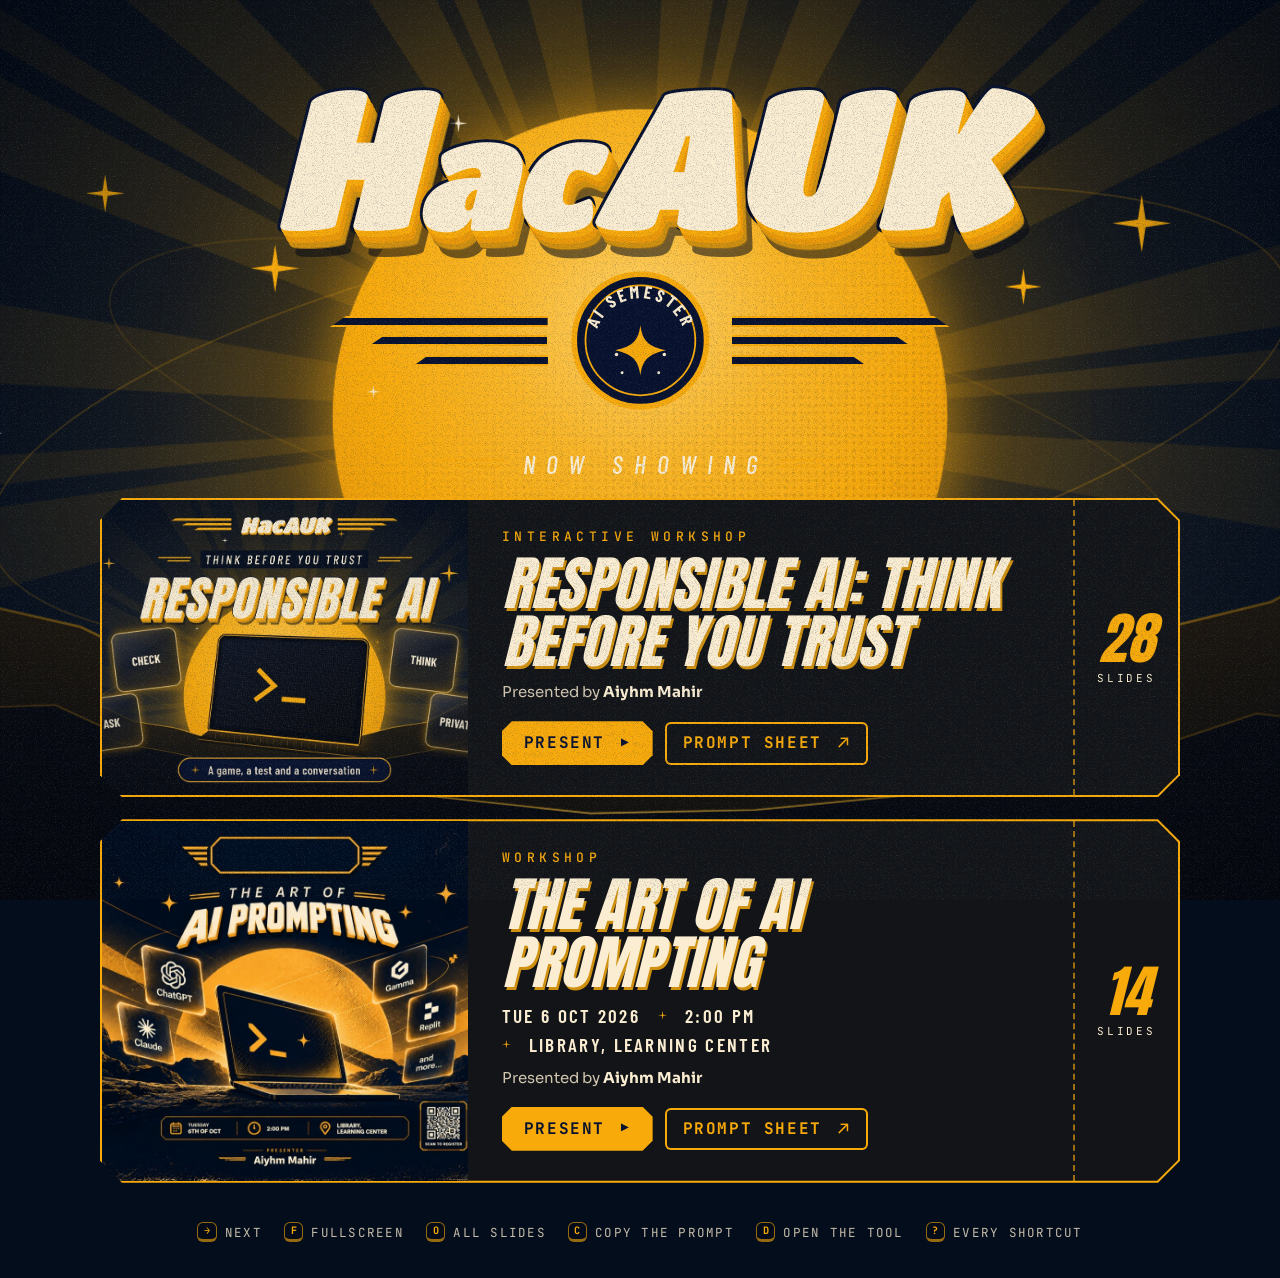
<file: index.html>
<!doctype html>
<html lang="en">
<head>
<meta charset="utf-8">
<meta name="viewport" content="width=device-width, initial-scale=1">
<title>HacAUK — Presentations</title>
<meta name="description" content="HacAUK presentations: open a deck and present it full screen.">
<meta name="theme-color" content="#040D1C">
<link rel="icon" href="assets/img/favicon.svg" type="image/svg+xml">
<link rel="preconnect" href="https://fonts.googleapis.com">
<link rel="preconnect" href="https://fonts.gstatic.com" crossorigin>
<link rel="stylesheet" href="https://fonts.googleapis.com/css2?family=Anton&family=Titan+One&family=Barlow+Condensed:ital,wght@0,500;0,600;0,700;1,400;1,500&family=Sora:wght@400;600;700&family=JetBrains+Mono:wght@400;500;700&display=swap">
<link rel="stylesheet" href="assets/css/system.css">
<link rel="stylesheet" href="assets/css/home.css">
</head>
<body class="home">

<div class="home-bg" aria-hidden="true"><div class="home-stage"><div class="world" data-scene="night"></div></div></div>
<div class="vignette"></div>
<div class="grain"></div>

<main class="home-main">
  <header class="home-hero">
    <h1 class="brandmark home-mark" aria-label="HacAUK">H<small>ac</small>AUK</h1>
    <div class="wings home-wings">
      <span class="wing wing--l"><i></i><i></i><i></i></span>
      <span class="medal">
        <svg viewBox="0 0 200 200" role="img" aria-label="AI Semester">
          <circle cx="100" cy="100" r="94" fill="#07112E" stroke="#F8AA0B" stroke-width="8"/>
          <circle cx="100" cy="100" r="78" fill="none" stroke="#F8AA0B" stroke-width="2.5"/>
          <path id="medal-arc" d="M36 104a64 64 0 01128 0" fill="none"/>
          <text font-family="Barlow Condensed, Arial Narrow, sans-serif" font-weight="700" font-size="25" letter-spacing="4" fill="#FAEDD1"><textPath href="#medal-arc" startOffset="50%" text-anchor="middle">AI SEMESTER</textPath></text>
          <path fill="#F8AA0B" d="M100 78c2.6 22 11 30.4 36 36-25 5.6-33.4 14-36 36-2.6-22-11-30.4-36-36 25-5.6 33.4-14 36-36Z"/>
          <circle cx="66" cy="120" r="2.5" fill="#FAEDD1"/><circle cx="134" cy="120" r="2.5" fill="#FAEDD1"/><circle cx="74" cy="146" r="2" fill="#FAEDD1"/><circle cx="126" cy="146" r="2" fill="#FAEDD1"/>
        </svg>
      </span>
      <span class="wing wing--r"><i></i><i></i><i></i></span>
    </div>
  </header>

  <section class="shelf" aria-labelledby="shelf-title">
    <p class="eyebrow shelf-title" id="shelf-title"><span>Now showing</span></p>
    <div class="shelf-list" id="decks"></div>
    <noscript><p class="shelf-empty">Turn on JavaScript to list the decks, or open <a href="decks/art-of-ai-prompting/index.html">The Art of AI Prompting</a> directly.</p></noscript>
  </section>

  <footer class="home-foot">
    <span><kbd>→</kbd> next</span>
    <span><kbd>F</kbd> fullscreen</span>
    <span><kbd>O</kbd> all slides</span>
    <span><kbd>C</kbd> copy the prompt</span>
    <span><kbd>D</kbd> open the tool</span>
    <span><kbd>?</kbd> every shortcut</span>
  </footer>
</main>

<script src="assets/js/world.js"></script>
<script src="assets/js/decks.js"></script>
<script src="assets/js/home.js"></script>
</body>
</html>
</file>
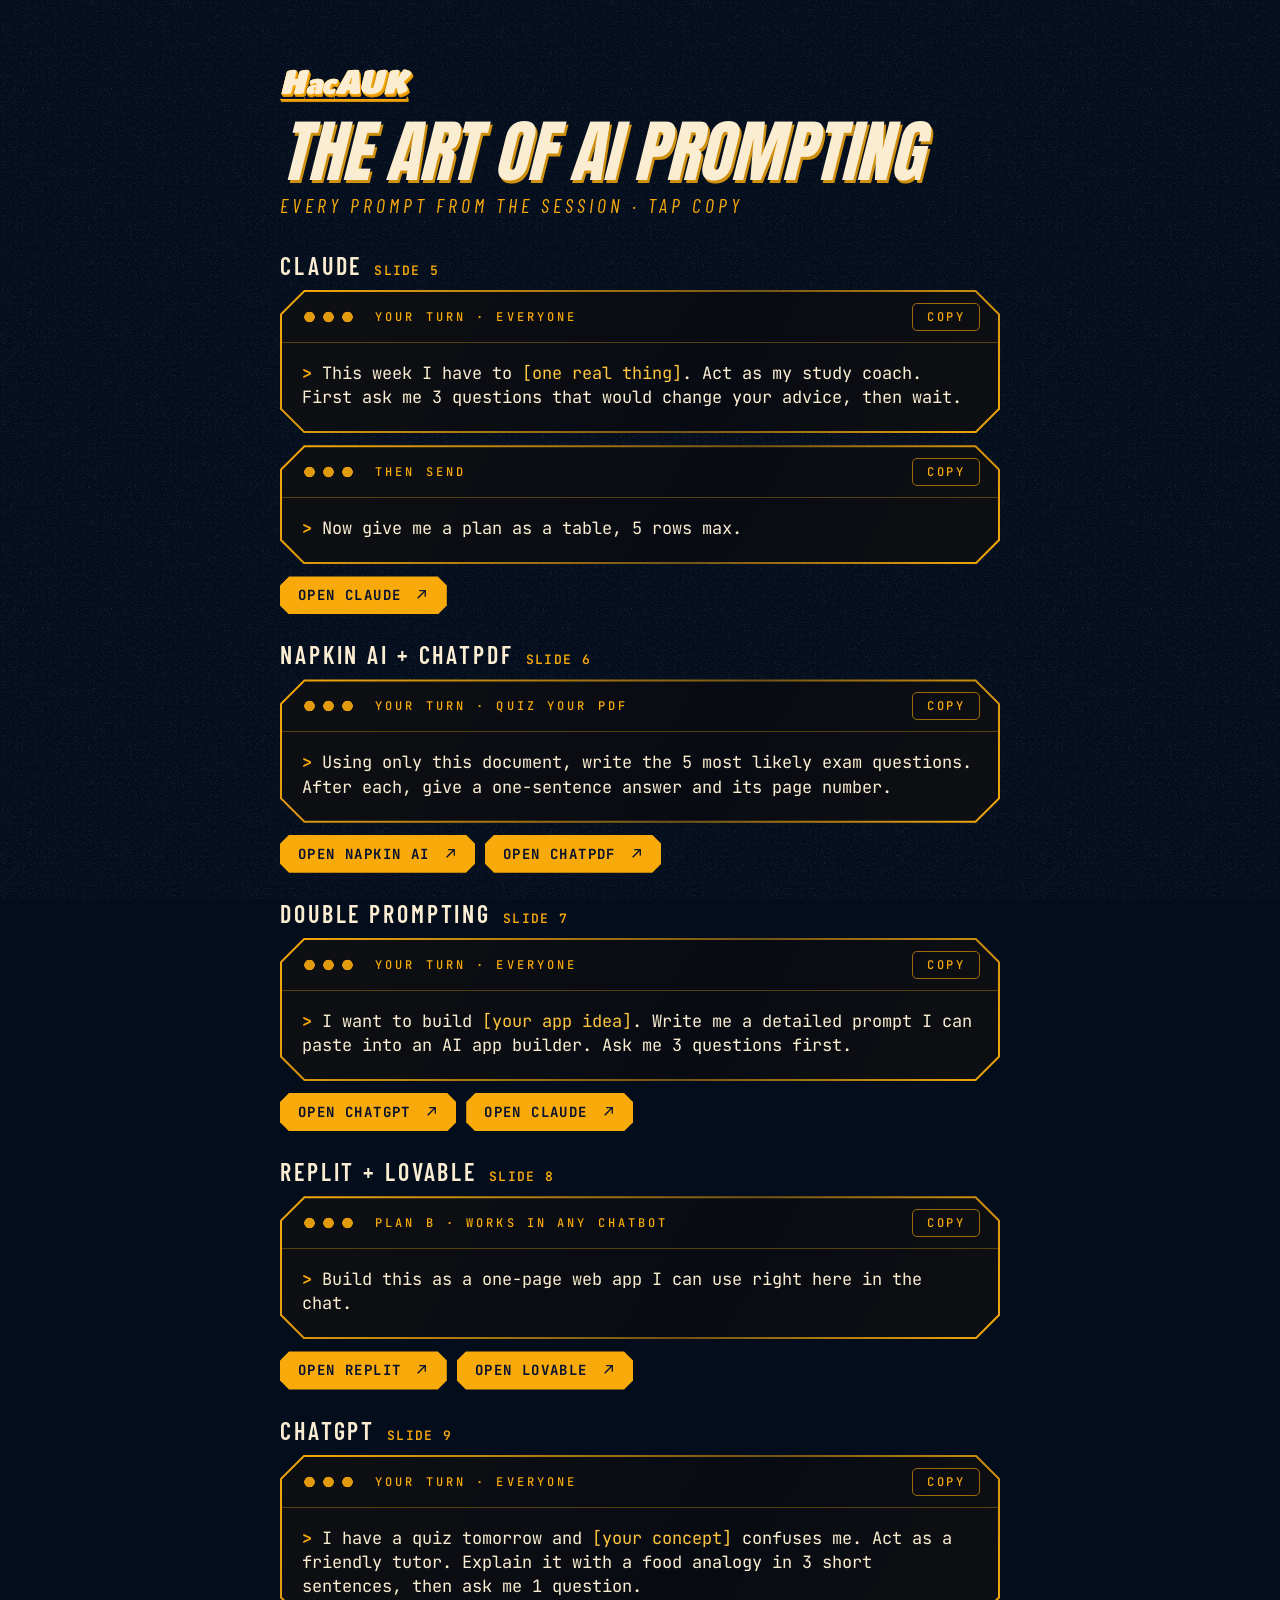
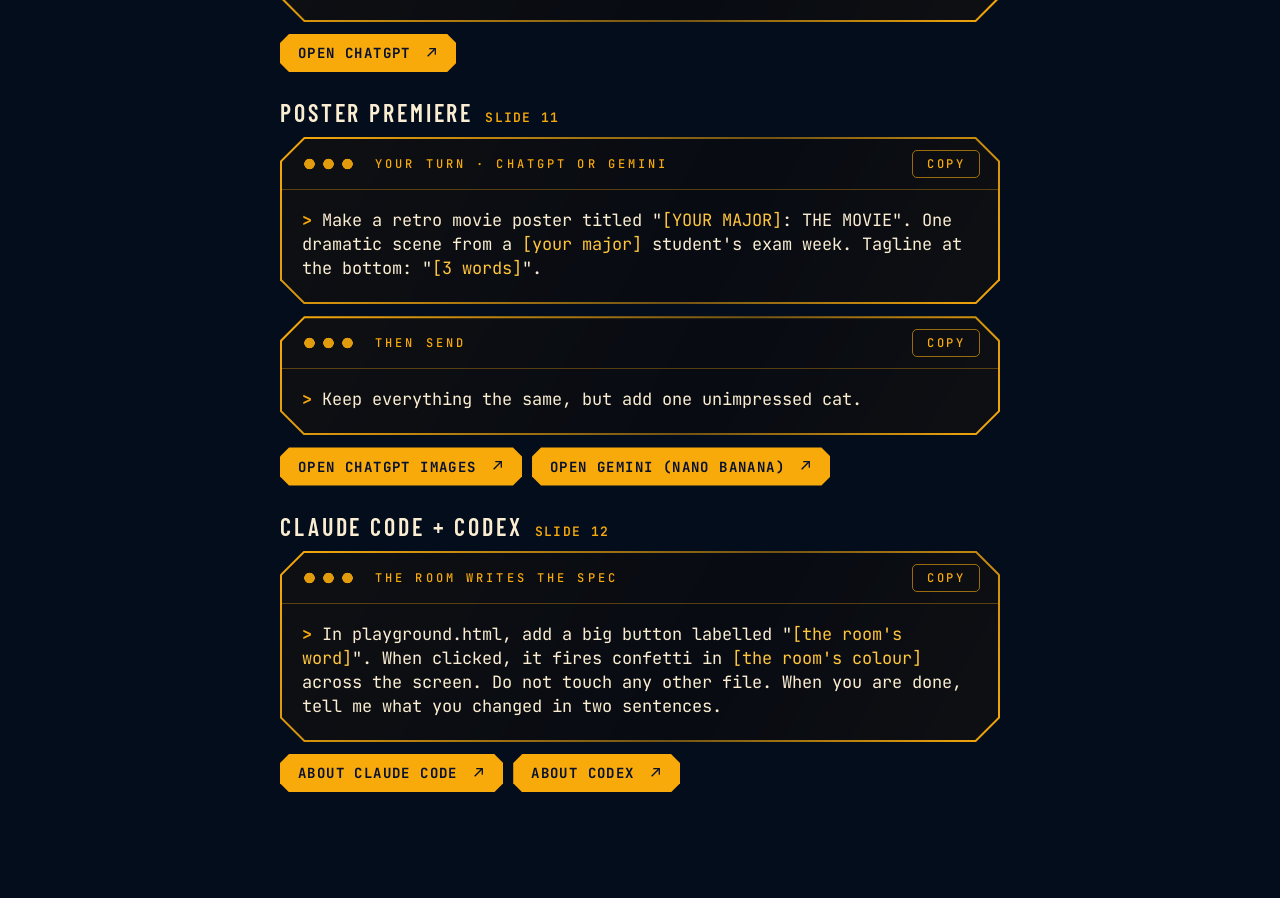
<file: p/index.html>
<!doctype html>
<html lang="en">
<head>
<meta charset="utf-8">
<meta name="viewport" content="width=device-width, initial-scale=1">
<title>Prompts — The Art of AI Prompting</title>
<meta http-equiv="refresh" content="0; url=../decks/art-of-ai-prompting/index.html?view=prompts">
<script>location.replace('../decks/art-of-ai-prompting/index.html?view=prompts');</script>
<style>body{margin:0;background:#040D1C;color:#FAEDD1;font:18px/1.5 system-ui,sans-serif;display:grid;place-items:center;height:100vh}a{color:#F8AA0B}</style>
</head>
<body><p>Opening the prompts… <a href="../decks/art-of-ai-prompting/index.html?view=prompts">tap here</a> if nothing happens.</p></body>
</html>
</file>
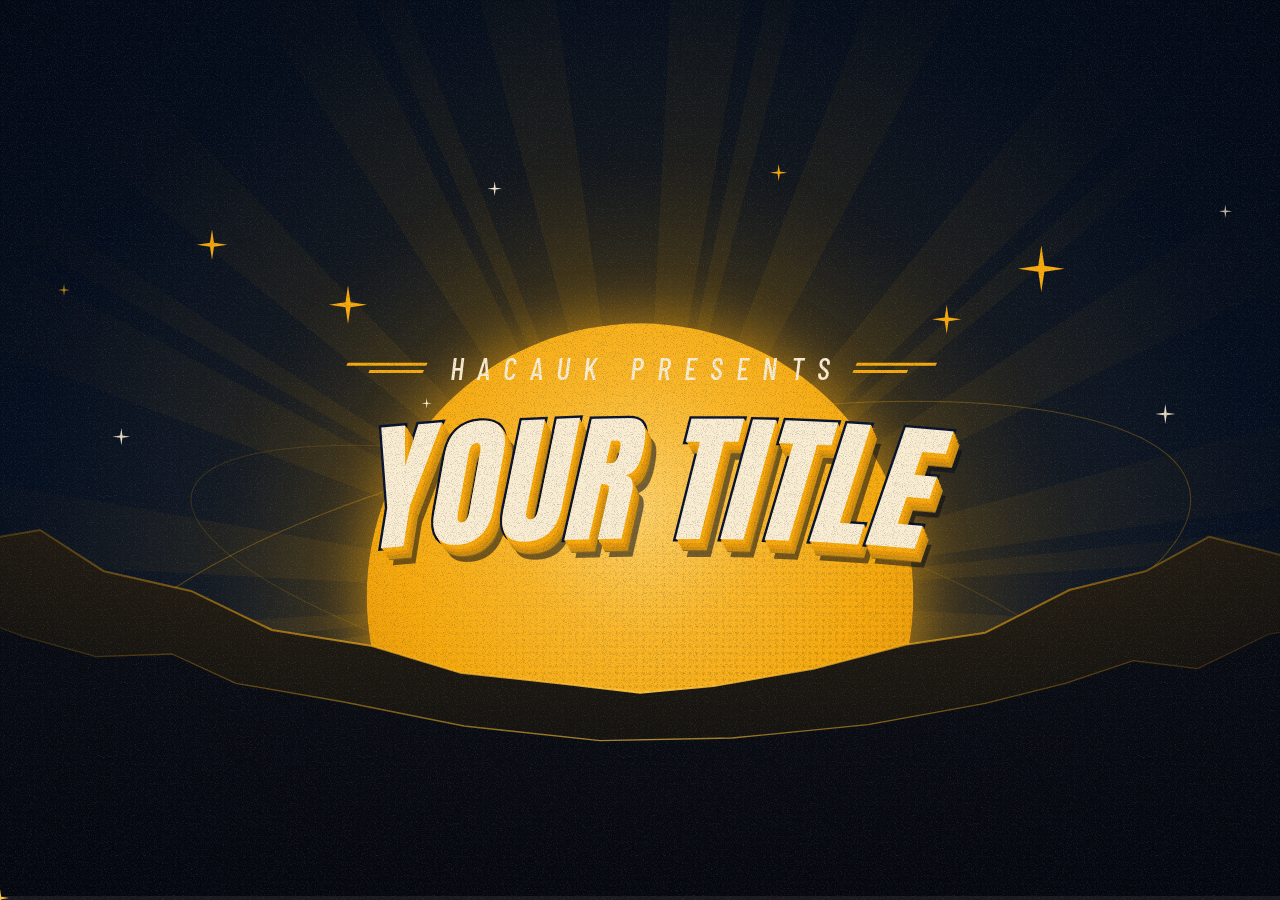
<file: decks/_template/index.html>
<!doctype html>
<html lang="en">
<head>
<meta charset="utf-8">
<meta name="viewport" content="width=device-width, initial-scale=1">
<title>New deck — HacAUK</title>
<link rel="icon" href="../../assets/img/favicon.svg" type="image/svg+xml">
<link rel="preconnect" href="https://fonts.googleapis.com">
<link rel="preconnect" href="https://fonts.gstatic.com" crossorigin>
<link rel="stylesheet" href="https://fonts.googleapis.com/css2?family=Anton&family=Titan+One&family=Barlow+Condensed:ital,wght@0,500;0,600;0,700;1,400;1,500&family=Sora:wght@400;600;700&family=JetBrains+Mono:wght@400;500;700&display=swap">
<link rel="stylesheet" href="../../assets/css/system.css">
<link rel="stylesheet" href="../../assets/css/deck.css">
<style>
  /* Layouts for this deck. The stage is always 1920 x 1080. */
  .t-display { font-size: 210px; }
  .t-wide { max-width: 1500px; }
  .gap { height: 44px; }
</style>
</head>
<body>

<!--
  HOW A DECK WORKS
  Every <section class="slide"> is one slide. Useful attributes:

    data-title="..."        name shown in the overview and the prompt sheet
    data-scene="night"      night (default) | burst (retro sunburst, use for activities) | dusk | void
    data-sun="x,y,scale"    where the sun sits on the 1920x1080 stage
    data-sun-at="1:x,y,s"   move the sun when build step 1 is reached
    data-transition="sun"   fade (default) | sun | stripes | pixels | zoom | push

  Inside a slide:

    data-anim="rise"        entrance: rise drop left right fade pop zoom slam spin wipe flip tilt
    data-step="1"           hold the element until the first click (2 = second click, ...)
    data-delay="600"        entrance delay in ms (otherwise elements stagger in page order)
    data-idle="float"       gentle loop after the entrance: float bob sway pulse
    data-split              animate a title letter by letter
    data-type               type the text out (use on a .prompt-text)
    <a class="launch" href="...">Open tool</a>               tool link (click it, or press D)
    <div class="prompt">...</div>                            prompt card with a Copy button (or press C)
-->

<main class="deck" data-deck="my-new-deck" data-title="My new deck" data-home="../../index.html">

  <section class="slide" data-title="Title" data-scene="night" data-sun="960,760,1">
    <p class="eyebrow" data-anim="fade"><span>HacAUK presents</span></p>
    <div class="gap"></div>
    <h1 class="display t-display" data-split data-arc="0.06">Your title</h1>
  </section>

  <section class="slide" data-title="One idea" data-scene="night" data-sun="1640,1010,.9" data-transition="zoom">
    <h2 class="display t-display t-wide" data-split>One idea per slide.</h2>
    <div class="gap"></div>
    <p class="lead" data-step="1">Click to reveal the next line.</p>
    <div class="gap"></div>
    <p class="pill" data-step="2" data-anim="pop">And land the point here.</p>
  </section>

  <section class="slide" data-title="Activity" data-scene="burst" data-transition="stripes">
    <h2 class="display t-display" data-anim="slam">Your turn</h2>
    <div class="gap"></div>
    <div class="gap"></div>
    <p class="pill" data-anim="pop">Tell the room what to do here.</p>
  </section>

  <section class="slide" data-title="Try it" data-scene="night" data-sun="960,1580,1.7" data-transition="sun">
    <h2 class="display" style="font-size:150px" data-split>Try this prompt</h2>
    <div class="gap"></div>
    <div class="prompt t-wide" data-anim="rise">
      <div class="prompt-bar"><span class="prompt-label">Everyone, together</span><button class="prompt-copy" type="button">Copy</button></div>
      <p class="prompt-text" style="font-size:40px" data-type>Explain [your topic] to a first-year student in three short sentences.</p>
    </div>
    <div class="gap"></div>
    <a class="launch" data-anim="rise" href="https://chatgpt.com" target="_blank" rel="noopener">Open ChatGPT</a>
  </section>

</main>

<script src="../../assets/js/world.js"></script>
<script src="../../assets/js/fx.js"></script>
<script src="../../assets/js/engine.js"></script>
</body>
</html>
</file>
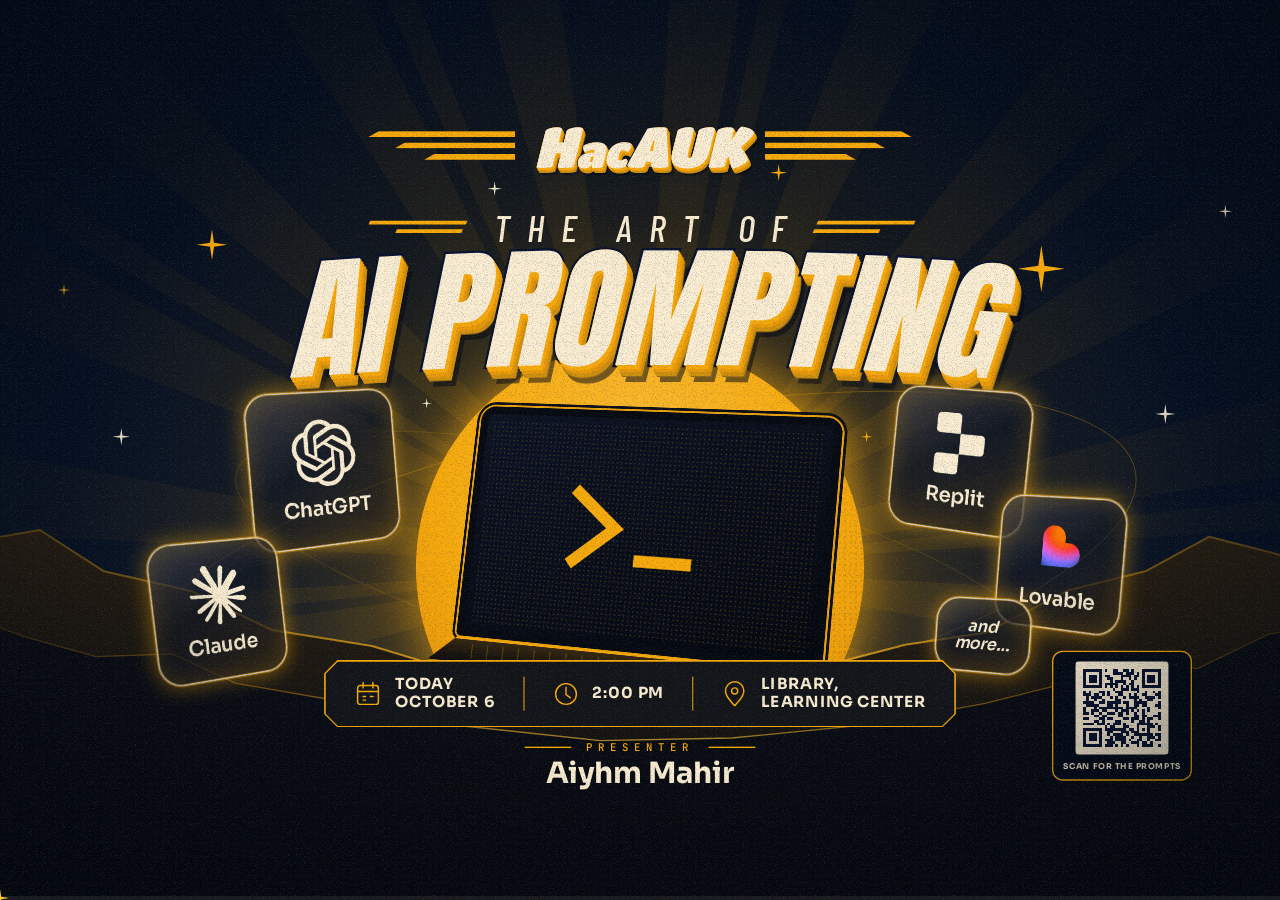
<file: decks/art-of-ai-prompting/index.html>
<!doctype html>
<html lang="en">
<head>
<meta charset="utf-8">
<meta name="viewport" content="width=device-width, initial-scale=1">
<title>The Art of AI Prompting — HacAUK</title>
<meta name="description" content="HacAUK workshop deck: The Art of AI Prompting.">
<link rel="icon" href="../../assets/img/favicon.svg" type="image/svg+xml">
<link rel="preconnect" href="https://fonts.googleapis.com">
<link rel="preconnect" href="https://fonts.gstatic.com" crossorigin>
<link rel="stylesheet" href="https://fonts.googleapis.com/css2?family=Anton&family=Titan+One&family=Barlow+Condensed:ital,wght@0,500;0,600;0,700;1,400;1,500&family=Sora:wght@400;600;700&family=JetBrains+Mono:wght@400;500;700&display=swap">
<link rel="stylesheet" href="../../assets/css/system.css">
<link rel="stylesheet" href="../../assets/css/deck.css">
<link rel="stylesheet" href="deck.css">
</head>
<body>

<!-- Tool logos. The four single-colour marks are inlined so they can be tinted;
     Napkin AI, ChatPDF, Lovable and Gamma use their app icons from assets/img/logos. -->
<svg width="0" height="0" style="position:absolute" aria-hidden="true">
  <defs>
    <symbol id="l-openai" viewBox="0 0 24 24"><path d="M22.2819 9.8211a5.9847 5.9847 0 0 0-.5157-4.9108 6.0462 6.0462 0 0 0-6.5098-2.9A6.0651 6.0651 0 0 0 4.9807 4.1818a5.9847 5.9847 0 0 0-3.9977 2.9 6.0462 6.0462 0 0 0 .7427 7.0966 5.98 5.98 0 0 0 .511 4.9107 6.051 6.051 0 0 0 6.5146 2.9001A5.9847 5.9847 0 0 0 13.2599 24a6.0557 6.0557 0 0 0 5.7718-4.2058 5.9894 5.9894 0 0 0 3.9977-2.9001 6.0557 6.0557 0 0 0-.7475-7.0729zm-9.022 12.6081a4.4755 4.4755 0 0 1-2.8764-1.0408l.1419-.0804 4.7783-2.7582a.7948.7948 0 0 0 .3927-.6813v-6.7369l2.02 1.1686a.071.071 0 0 1 .038.052v5.5826a4.504 4.504 0 0 1-4.4945 4.4944zm-9.6607-4.1254a4.4708 4.4708 0 0 1-.5346-3.0137l.142.0852 4.783 2.7582a.7712.7712 0 0 0 .7806 0l5.8428-3.3685v2.3324a.0804.0804 0 0 1-.0332.0615L9.74 19.9502a4.4992 4.4992 0 0 1-6.1408-1.6464zM2.3408 7.8956a4.485 4.485 0 0 1 2.3655-1.9728V11.6a.7664.7664 0 0 0 .3879.6765l5.8144 3.3543-2.0201 1.1685a.0757.0757 0 0 1-.071 0l-4.8303-2.7865A4.504 4.504 0 0 1 2.3408 7.872zm16.5963 3.8558L13.1038 8.364 15.1192 7.2a.0757.0757 0 0 1 .071 0l4.8303 2.7913a4.4944 4.4944 0 0 1-.6765 8.1042v-5.6772a.79.79 0 0 0-.407-.667zm2.0107-3.0231l-.142-.0852-4.7735-2.7818a.7759.7759 0 0 0-.7854 0L9.409 9.2297V6.8974a.0662.0662 0 0 1 .0284-.0615l4.8303-2.7866a4.4992 4.4992 0 0 1 6.6802 4.66zM8.3065 12.863l-2.02-1.1638a.0804.0804 0 0 1-.038-.0567V6.0742a4.4992 4.4992 0 0 1 7.3757-3.4537l-.142.0805L8.704 5.459a.7948.7948 0 0 0-.3927.6813zm1.0976-2.3654l2.602-1.4998 2.6069 1.4998v2.9994l-2.5974 1.4997-2.6067-1.4997Z"/></symbol>
    <symbol id="l-claude" viewBox="0 0 24 24"><path d="m4.7144 15.9555 4.7174-2.6471.079-.2307-.079-.1275h-.2307l-.7893-.0486-2.6956-.0729-2.3375-.0971-2.2646-.1214-.5707-.1215-.5343-.7042.0546-.3522.4797-.3218.686.0608 1.5179.1032 2.2767.1578 1.6514.0972 2.4468.255h.3886l.0546-.1579-.1336-.0971-.1032-.0972L6.973 9.8356l-2.55-1.6879-1.3356-.9714-.7225-.4918-.3643-.4614-.1578-1.0078.6557-.7225.8803.0607.2246.0607.8925.686 1.9064 1.4754 2.4893 1.8336.3643.3035.1457-.1032.0182-.0728-.164-.2733-1.3539-2.4467-1.445-2.4893-.6435-1.032-.17-.6194c-.0607-.255-.1032-.4674-.1032-.7285L6.287.1335 6.6997 0l.9957.1336.419.3642.6192 1.4147 1.0018 2.2282 1.5543 3.0296.4553.8985.2429.8318.091.255h.1579v-.1457l.1275-1.706.2368-2.0947.2307-2.6957.0789-.7589.3764-.9107.7468-.4918.5828.2793.4797.686-.0668.4433-.2853 1.8517-.5586 2.9021-.3643 1.9429h.2125l.2429-.2429.9835-1.3053 1.6514-2.0643.7286-.8196.85-.9046.5464-.4311h1.0321l.759 1.1293-.34 1.1657-1.0625 1.3478-.8804 1.1414-1.2628 1.7-.7893 1.36.0729.1093.1882-.0183 2.8535-.607 1.5421-.2794 1.8396-.3157.8318.3886.091.3946-.3278.8075-1.967.4857-2.3072.4614-3.4364.8136-.0425.0304.0486.0607 1.5482.1457.6618.0364h1.621l3.0175.2247.7892.522.4736.6376-.079.4857-1.2142.6193-1.6393-.3886-3.825-.9107-1.3113-.3279h-.1822v.1093l1.0929 1.0686 2.0035 1.8092 2.5075 2.3314.1275.5768-.3218.4554-.34-.0486-2.2039-1.6575-.85-.7468-1.9246-1.621h-.1275v.17l.4432.6496 2.3436 3.5214.1214 1.0807-.17.3521-.6071.2125-.6679-.1214-1.3721-1.9246L14.38 17.959l-1.1414-1.9428-.1397.079-.674 7.2552-.3156.3703-.7286.2793-.6071-.4614-.3218-.7468.3218-1.4753.3886-1.9246.3157-1.53.2853-1.9004.17-.6314-.0121-.0425-.1397.0182-1.4328 1.9672-2.1796 2.9446-1.7243 1.8456-.4128.164-.7164-.3704.0667-.6618.4008-.5889 2.386-3.0357 1.4389-1.882.929-1.0868-.0062-.1579h-.0546l-6.3385 4.1164-1.1293.1457-.4857-.4554.0608-.7467.2307-.2429 1.9064-1.3114Z"/></symbol>
    <symbol id="l-replit" viewBox="0 0 24 24"><path d="M2 1.5A1.5 1.5 0 0 1 3.5 0h7A1.5 1.5 0 0 1 12 1.5V8H3.5A1.5 1.5 0 0 1 2 6.5ZM12 8h8.5A1.5 1.5 0 0 1 22 9.5v5a1.5 1.5 0 0 1-1.5 1.5H12ZM2 17.5A1.5 1.5 0 0 1 3.5 16H12v6.5a1.5 1.5 0 0 1-1.5 1.5h-7A1.5 1.5 0 0 1 2 22.5Z"/></symbol>
    <symbol id="l-gemini" viewBox="0 0 24 24"><path d="M11.04 19.32Q12 21.51 12 24q0-2.49.93-4.68.96-2.19 2.58-3.81t3.81-2.55Q21.51 12 24 12q-2.49 0-4.68-.93a12.3 12.3 0 0 1-3.81-2.58 12.3 12.3 0 0 1-2.58-3.81Q12 2.49 12 0q0 2.49-.96 4.68-.93 2.19-2.55 3.81a12.3 12.3 0 0 1-3.81 2.58Q2.49 12 0 12q2.49 0 4.68.96 2.19.93 3.81 2.55t2.55 3.81"/></symbol>
    <symbol id="house-stilt" viewBox="0 0 200 200">
      <path d="M78 132V58h44v74Z"/><path d="M70 60l30-34 30 34"/><circle cx="100" cy="84" r="10"/>
      <path d="M100 26V8"/><path fill="#F8AA0B" d="M100 8l20 6-20 7Z"/>
      <path d="M84 132l-5 44M95 132l-2 44M105 132l2 44M116 132l5 44"/>
      <path stroke="#EB9909" d="M40 178c9-7 18-7 27 0s18 7 27 0 18-7 27 0 18 7 27 0"/>
      <path stroke="#EB9909" d="M52 191c9-6 18-6 27 0s18 6 27 0 18-6 27 0"/>
    </symbol>
  </defs>
</svg>

<main class="deck" data-deck="art-of-ai-prompting" data-title="The Art of AI Prompting" data-home="../../index.html" data-sheet-url="aiyhm.github.io/hacauk/p">

  <!-- ===================================================== 1 · TITLE -->
  <section class="slide s-title" data-title="The Art of AI Prompting" data-scene="night" data-sun="960,716,.82">
    <div class="t-top" data-anim="drop" data-delay="1500">
      <span class="wing wing--l"><i></i><i></i><i></i></span>
      <span class="brandmark">H<small>ac</small>AUK</span>
      <span class="wing wing--r"><i></i><i></i><i></i></span>
    </div>
    <p class="eyebrow t-eyebrow" data-anim="fade" data-delay="250"><span>The art of</span></p>
    <h1 class="display t-title" data-split data-arc="0.085" data-lean="4" data-delay="500">AI Prompting</h1>

    <div class="t-laptop" data-anim="rise" data-delay="1150">
      <div class="laptop">
        <div class="laptop-lid"><div class="laptop-screen">
          <svg viewBox="0 0 200 110" aria-hidden="true"><path class="lp-chev" d="M12 12l52 43-52 43"/><rect class="lp-cur" x="92" y="86" width="74" height="15"/></svg>
        </div></div>
        <div class="laptop-base"></div>
      </div>
    </div>

    <div class="tile t-tile t-tile--1" data-anim="tilt" data-idle="float" data-delay="1500"><svg class="logo" viewBox="0 0 24 24"><use href="#l-openai"/></svg><b>ChatGPT</b></div>
    <div class="tile t-tile t-tile--2" data-anim="tilt" data-idle="float" data-delay="1680"><svg class="logo" viewBox="0 0 24 24"><use href="#l-claude"/></svg><b>Claude</b></div>
    <div class="tile t-tile t-tile--3" data-anim="tilt" data-idle="float" data-delay="1590"><svg class="logo" viewBox="0 0 24 24"><use href="#l-replit"/></svg><b>Replit</b></div>
    <div class="tile t-tile t-tile--4" data-anim="tilt" data-idle="float" data-delay="1770"><img class="logo logo--bare" src="../../assets/img/logos/lovable.png" alt=""><b>Lovable</b></div>
    <div class="tile t-tile t-tile--5" data-anim="tilt" data-idle="float" data-delay="1860"><b>and<br>more…</b></div>

    <div class="t-info-wrap" data-anim="rise" data-delay="2050">
      <div class="plaque">
        <div class="plaque-cell"><svg viewBox="0 0 48 48"><rect x="7" y="10" width="34" height="31" rx="4"/><path d="M7 20h34M16 5v9M32 5v9M16 28h4M28 28h4M16 34h4"/></svg><span>Today<br>October 6</span></div>
        <div class="plaque-cell"><svg viewBox="0 0 48 48"><circle cx="24" cy="24" r="17"/><path d="M24 13v12l7 5"/></svg><span>2:00 PM</span></div>
        <div class="plaque-cell"><svg viewBox="0 0 48 48"><path d="M24 43S9 29 9 19a15 15 0 0130 0c0 10-15 24-15 24Z"/><circle cx="24" cy="19" r="5"/></svg><span>Library,<br>Learning Center</span></div>
      </div>
    </div>
    <p class="t-presenter" data-anim="fade" data-delay="2300"><span class="label">Presenter</span><b>Aiyhm Mahir</b></p>
    <div class="qr t-qr" data-anim="fade" data-delay="2500">
      <div class="qr-in"><img src="../../assets/img/qr-prompts.svg" alt="QR code to the prompt sheet"><span>Scan for the prompts</span></div>
    </div>

    <!-- one click: the QR fills the screen so the back row can scan it -->
    <div class="scan t-scan" data-step="1" data-anim="fade">
      <div class="t-scan-in">
        <img src="../../assets/img/qr-prompts.svg" alt="QR code to the prompt sheet">
        <div>
          <p class="label">Every prompt, ready to copy</p>
          <p class="t-scan-url">aiyhm.github.io<wbr>/hacauk/p</p>
          <p class="lead">Scan it, or type it.</p>
        </div>
      </div>
    </div>
  </section>

  <!-- ===================================================== 2 · WHAT AI IS -->
  <section class="slide s-guess" data-title="It guesses the next word" data-scene="night" data-sun="1730,196,.52" data-transition="zoom">
    <p class="eyebrow eyebrow--bare" data-anim="fade"><span>What is AI, really?</span></p>
    <h2 class="display" data-split>It guesses the next word.</h2>

    <div class="guess-stage">
      <div class="guess g1" data-anim="rise" data-delay="1250">
        <p class="guess-line">Happy birthday to <span class="blank"><span class="q">?</span><b>you</b></span></p>
        <div class="cands" data-step="1" data-anim="fade">
          <span class="cand">you <i style="--p:.98"></i><em>98%</em></span>
          <span class="cand">me <i style="--p:.01"></i><em>1%</em></span>
          <span class="cand">us <i style="--p:.01"></i><em>1%</em></span>
        </div>
      </div>
      <div class="guess g2" data-step="2" data-anim="rise">
        <p class="guess-line">The capital of France is <span class="blank"><span class="q">?</span><b>Paris</b></span></p>
        <div class="cands" data-step="3" data-anim="fade">
          <span class="cand">Paris <i style="--p:.99"></i><em>99%</em></span>
          <span class="cand">Lyon <i style="--p:.006"></i><em>&lt;1%</em></span>
          <span class="cand">London <i style="--p:.004"></i><em>&lt;1%</em></span>
        </div>
      </div>
      <div class="guess g3" data-step="4" data-anim="rise">
        <p class="guess-line">The best major on campus is <span class="blank"><span class="reel"><span><b>Business</b><b>Design</b><b>Law</b><b>Biology</b><b>Finance</b><b>Media</b><b>CS</b><b>English</b></span></span></span></p>
        <div class="cands is-shown">
          <span class="cand">??? <i></i><em>9%</em></span>
          <span class="cand">??? <i></i><em>9%</em></span>
          <span class="cand">??? <i></i><em>8%</em></span>
        </div>
      </div>
    </div>
    <div class="punch punch--l"><p class="pill" data-step="5" data-anim="pop">Clear prompt, one answer. Vague prompt, a guess.</p></div>
  </section>

  <!-- ===================================================== 3 · WHY THE PROMPT MATTERS -->
  <section class="slide s-why" data-title="Why the prompt matters" data-scene="burst" data-sun="960,420,.3" data-transition="stripes">
    <div class="why-head" data-anim="slam" data-delay="350"><h2 class="display">Vague in.<span class="display--amber" style="text-shadow:var(--extrude-dark)"> Random out.</span></h2></div>

    <div class="prompt why-brief" data-anim="rise" data-delay="800" data-nocopy data-nosheet>
      <div class="prompt-bar"><span class="prompt-label">The prompt</span></div>
      <p class="brief-line why-one">Draw a house.</p>
      <div class="why-four" data-step="2" data-plain>
        <p class="brief-line" style="--k:0">This is for a children's storybook about a village that floods.</p>
        <p class="brief-line" style="--k:1">You are a cartoonist: simple, bold lines.</p>
        <p class="brief-line" style="--k:2">Draw one tall, thin house on four stilts, with one round window and a flag.</p>
        <p class="brief-line" style="--k:3">Fill the whole page. No shading.</p>
      </div>
    </div>

    <div class="why-grid">
      <div class="mini" data-anim="pop" style="--k:0;--r:-3deg"><div class="mini-in">
        <svg class="house hv-a" viewBox="0 0 200 200"><path pathLength="1" style="--j:0" d="M50 172V98h100v74Z"/><path pathLength="1" style="--j:1" d="M38 100l62-54 62 54"/><path pathLength="1" style="--j:2" d="M90 172v-40h22v40"/><path pathLength="1" style="--j:3" d="M130 72V48h16v38"/><path pathLength="1" style="--j:4" d="M62 112h18v18H62z"/></svg>
        <svg class="house hv-b" viewBox="0 0 200 200"><use href="#house-stilt"/></svg>
      </div></div>
      <div class="mini" data-anim="pop" style="--k:1;--r:2deg"><div class="mini-in">
        <svg class="house hv-a" viewBox="0 0 200 200"><path pathLength="1" style="--j:0" d="M62 172V28h76v144Z"/><path pathLength="1" style="--j:1" d="M78 48h14v14H78zM108 48h14v14h-14z"/><path pathLength="1" style="--j:2" d="M78 80h14v14H78zM108 80h14v14h-14z"/><path pathLength="1" style="--j:3" d="M78 112h14v14H78zM108 112h14v14h-14z"/><path pathLength="1" style="--j:4" d="M92 172v-26h16v26"/></svg>
        <svg class="house hv-b" viewBox="0 0 200 200"><use href="#house-stilt"/></svg>
      </div></div>
      <div class="mini" data-anim="pop" style="--k:2;--r:-2deg"><div class="mini-in">
        <svg class="house hv-a" viewBox="0 0 200 200"><path pathLength="1" style="--j:0" d="M28 172L100 40l72 132Z"/><path pathLength="1" style="--j:1" d="M82 172l18-62 18 62"/><path pathLength="1" style="--j:2" d="M100 40V22"/></svg>
        <svg class="house hv-b" viewBox="0 0 200 200"><use href="#house-stilt"/></svg>
      </div></div>
      <div class="mini" data-anim="pop" style="--k:3;--r:3deg"><div class="mini-in">
        <svg class="house hv-a" viewBox="0 0 200 200"><path pathLength="1" style="--j:0" d="M28 172a72 72 0 01144 0Z"/><path pathLength="1" style="--j:1" d="M84 172v-28a16 16 0 0132 0v28"/><path pathLength="1" style="--j:2" d="M36 140h46M118 140h46M54 112h92M100 112V98M70 140v-28M130 140v-28"/></svg>
        <svg class="house hv-b" viewBox="0 0 200 200"><use href="#house-stilt"/></svg>
      </div></div>
      <div class="mini" data-anim="pop" style="--k:4;--r:-2deg"><div class="mini-in">
        <svg class="house hv-a" viewBox="0 0 200 200"><path pathLength="1" style="--j:0" d="M34 172V88h18V72h16v16h22V58h20v30h22V72h16v16h18v84Z"/><path pathLength="1" style="--j:1" d="M88 172v-34a12 12 0 0124 0v34"/><path pathLength="1" style="--j:2" d="M100 58V28l22 9-22 9"/></svg>
        <svg class="house hv-b" viewBox="0 0 200 200"><use href="#house-stilt"/></svg>
      </div></div>
      <div class="mini" data-anim="pop" style="--k:5;--r:2deg"><div class="mini-in">
        <svg class="house hv-a" viewBox="0 0 200 200"><path pathLength="1" style="--j:0" d="M84 172l6-62M112 172l-2-62"/><path pathLength="1" style="--j:1" d="M58 110V66h84v44Z"/><path pathLength="1" style="--j:2" d="M46 68l54-38 54 38"/><path pathLength="1" style="--j:3" d="M88 80h24v18H88z"/><path pathLength="1" style="--j:4" d="M128 110v62M146 110v62M128 126h18M128 142h18M128 158h18"/></svg>
        <svg class="house hv-b" viewBox="0 0 200 200"><use href="#house-stilt"/></svg>
      </div></div>
    </div>

    <div class="punch swap">
      <p class="pill wp-1" data-step="1" data-anim="pop" data-delay="900">Six people. Six different houses.</p>
      <p class="pill" data-step="3" data-anim="pop" data-delay="700">Same people. Better instructions.</p>
    </div>
  </section>

  <!-- ===================================================== 4 · ART, IN A FRAME -->
  <section class="slide s-art" data-title="ART, in a frame" data-scene="night" data-sun="1500,1310,1.2" data-transition="sun">
    <p class="eyebrow eyebrow--bare art-eyebrow" data-anim="fade"><span>Those four lines have names</span></p>

    <div class="art-rows">
      <div class="art-row" data-anim="left"><span class="stamp" data-step="1" data-anim="slam">Audience</span><p>This is for a children's storybook about a village that floods.</p></div>
      <div class="art-row" data-anim="left"><span class="stamp" data-step="2" data-anim="slam">Role</span><p>You are a cartoonist: simple, bold lines.</p></div>
      <div class="art-row" data-anim="left"><span class="stamp" data-step="3" data-anim="slam">Task</span><p>Draw one tall, thin house on four stilts, with one round window and a flag.</p></div>
      <div class="art-row" data-anim="left"><span class="stamp" data-step="4" data-anim="slam">Frame</span><p>Fill the whole page. No shading.</p></div>
    </div>

    <div class="art-mark">
      <svg viewBox="0 0 580 500" data-step="4" data-plain aria-hidden="true"><path pathLength="1" d="M44 6H536L574 44V456L536 494H44L6 456V44Z"/></svg>
      <div class="art-letters" aria-label="ART">
        <span class="display" data-step="1" data-anim="slam">A</span>
        <span class="display" data-step="2" data-anim="slam">R</span>
        <span class="display" data-step="3" data-anim="slam">T</span>
      </div>
    </div>
    <p class="art-cap" data-step="4" data-anim="fade"><span class="label">…in a frame</span></p>

    <div class="punch punch--l"><p class="pill" data-step="5" data-anim="pop">Four lines. Then talk back.</p></div>
  </section>

  <!-- ===================================================== 5 · CLAUDE -->
  <section class="slide s-tool s-tool--r" data-title="Claude" data-scene="night" data-sun="1450,520,.78" data-sun-at="1:960,1560,1.7" data-transition="fade">
    <div class="tool-art"><div class="tile tile--hero" data-anim="tilt" data-idle="float" data-delay="250"><svg class="logo" viewBox="0 0 24 24"><use href="#l-claude"/></svg><b>Claude</b></div></div>
    <div class="tool-head">
      <p class="eyebrow eyebrow--bare" data-anim="fade" data-delay="350"><span>The thinking partner</span></p>
      <h2 class="display tool-name" data-split data-delay="450">Claude</h2>
    </div>
    <div class="tool-intro" data-anim="rise" data-delay="1000">
      <p class="lead">Make it interview you.</p>
      <div class="chips"><span class="chip">Write</span><span class="chip">Reason</span><span class="chip">Long documents</span></div>
      <a class="launch" href="https://claude.ai" target="_blank" rel="noopener" data-name="Open Claude">Open Claude</a>
    </div>
    <div class="tool-open" data-step="1" data-anim="fade"><a class="launch" href="https://claude.ai" target="_blank" rel="noopener" data-name="Open Claude">Open Claude</a></div>

    <div class="tool-work">
      <div class="p-watch pong">
        <p class="bub bub--me" data-step="1" data-anim="pop" data-delay="500">Essay due Friday. Coach me.</p>
        <p class="bub bub--ai" data-step="1" data-anim="pop" data-delay="1100">Three questions first <b>?</b><b>?</b><b>?</b></p>
        <p class="bub bub--me" data-step="2" data-anim="pop" data-delay="0">Here are my answers…</p>
        <div class="plan" data-step="2" data-anim="flip" data-delay="520"><i style="--w:78%"></i><i style="--w:60%"></i><i style="--w:86%"></i><i style="--w:52%"></i><i style="--w:70%"></i></div>
      </div>

      <div class="p-turn" data-step="3" data-anim="rise">
        <p class="cue">No Claude account? <b>Same prompt in ChatGPT.</b></p>
        <div class="prompt">
          <div class="prompt-bar"><span class="prompt-label">Your turn · everyone</span><button class="prompt-copy" type="button">Copy</button></div>
          <p class="prompt-text" data-type>This week I have to [one real thing]. Act as my study coach. First ask me 3 questions that would change your advice, then wait.</p>
        </div>
        <p class="cue">Answer it. Then send:</p>
        <div class="prompt prompt--row" data-label="Then send">
          <p class="prompt-text">Now give me a plan as a table, 5 rows max.</p><button class="prompt-copy" type="button">Copy</button>
        </div>
      </div>
    </div>

    <div class="punch"><p class="pill" data-step="4" data-anim="pop">Let it ask. Then talk back.</p></div>
  </section>

  <!-- ===================================================== 6 · NAPKIN AI + CHATPDF -->
  <section class="slide s-duo s-duo--turn" data-title="Napkin AI + ChatPDF" data-scene="night" data-sun="960,600,.62" data-sun-at="3:960,1560,1.7" data-transition="pixels">
    <div class="duo-head"><h2 class="display" data-split>Read smarter. See more.</h2></div>
    <p class="duo-mid duo-mid--plus" data-anim="pop" data-delay="1100" aria-hidden="true">+</p>

    <div class="duo-a">
      <div class="duo-tool">
        <div class="tile" data-anim="tilt" data-idle="float" data-delay="700"><img class="logo" src="../../assets/img/logos/napkin.png" alt=""><b>Napkin AI</b></div>
        <p class="lead" data-anim="rise" data-delay="1000">Words become pictures.</p>
        <p class="cue" data-step="1" data-anim="fade">paste text · tap the spark</p>
        <a class="launch" data-anim="rise" data-delay="1150" href="https://app.napkin.ai" target="_blank" rel="noopener" data-name="Open Napkin AI">Open Napkin</a>
      </div>
      <div class="duo-tool">
        <div class="tile" data-anim="tilt" data-idle="float" data-delay="850" style="--idle-dur:8.4s"><img class="logo" src="../../assets/img/logos/chatpdf.png" alt=""><b>ChatPDF</b></div>
        <p class="lead" data-anim="rise" data-delay="1100">Ask. Then check the page.</p>
        <p class="cue" data-step="2" data-anim="fade">drop a PDF · ask · check</p>
        <a class="launch" data-anim="rise" data-delay="1250" href="https://www.chatpdf.com" target="_blank" rel="noopener" data-name="Open ChatPDF">Open ChatPDF</a>
      </div>
    </div>

    <div class="duo-b" data-step="3" data-anim="rise" data-delay="350">
      <p class="cue">Open <b>chatpdf.com</b>. Upload any PDF from one of your courses. Send:</p>
      <div class="prompt">
        <div class="prompt-bar"><span class="prompt-label">Your turn · quiz your PDF</span><button class="prompt-copy" type="button">Copy</button></div>
        <p class="prompt-text" data-type>Using only this document, write the 5 most likely exam questions. After each, give a one-sentence answer and its page number.</p>
      </div>
      <p class="cue">Tap one page number. <b>Was the answer really on that page?</b></p>
      <div class="open-row">
        <a class="launch" href="https://www.chatpdf.com" target="_blank" rel="noopener" data-name="Open ChatPDF">Open ChatPDF</a>
        <a class="launch" href="https://app.napkin.ai" target="_blank" rel="noopener" data-name="Open Napkin AI">Open Napkin</a>
      </div>
    </div>

    <div class="punch"><p class="pill" data-step="4" data-anim="pop">It sounds sure even when it's wrong. Make it show the page.</p></div>
  </section>

  <!-- ===================================================== 7 · DOUBLE PROMPTING -->
  <section class="slide s-double" data-title="Double prompting" data-scene="night" data-sun="960,720,.6" data-sun-at="2:960,1560,1.7" data-transition="zoom">
    <div class="dbl-head">
      <p class="eyebrow" data-anim="fade"><span>The pro move</span></p>
      <h2 class="display" data-split>Double prompting</h2>
    </div>

    <div class="dbl-flow">
      <div class="dbl-node" data-anim="left" data-delay="900"><div class="box"><p class="bub bub--me dbl-idea">An app for my club?</p></div><span class="label">Your rough idea</span></div>
      <i class="dbl-arrow" data-anim="fade" data-delay="1150"></i>
      <div class="dbl-node" data-anim="pop" data-delay="1300"><div class="box"><div class="tile"><svg class="logo" viewBox="0 0 24 24"><use href="#l-openai"/></svg><b>Any chatbot</b></div></div><span class="label">writes the prompt</span></div>
      <i class="dbl-arrow" data-step="1" data-anim="fade" data-delay="0"></i>
      <div class="dbl-node" data-step="1" data-anim="pop" data-delay="150"><div class="box"><div class="dbl-doc"><b>PRO PROMPT</b><i style="--k:0;width:100%"></i><i style="--k:1;width:92%"></i><i style="--k:2;width:97%"></i><i style="--k:3;width:70%"></i><i style="--k:4;width:100%"></i><i style="--k:5;width:88%"></i><i style="--k:6;width:95%"></i><i style="--k:7;width:54%"></i></div></div><span class="label">A detailed prompt</span></div>
      <i class="dbl-arrow" data-step="1" data-anim="fade" data-delay="600"></i>
      <div class="dbl-node" data-step="1" data-anim="pop" data-delay="750"><div class="box"><div class="tile"><img class="logo logo--bare" src="../../assets/img/logos/lovable.png" alt=""><b>The specialist</b></div></div><span class="label">does the job</span></div>
    </div>

    <div class="dbl-turn" data-step="2" data-anim="rise" data-delay="350">
      <p class="cue">1 · In ChatGPT or Claude, send:</p>
      <div class="prompt">
        <div class="prompt-bar"><span class="prompt-label">Your turn · everyone</span><button class="prompt-copy" type="button">Copy</button></div>
        <p class="prompt-text" data-type>I want to build [your app idea]. Write me a detailed prompt I can paste into an AI app builder. Ask me 3 questions first.</p>
      </div>
      <p class="cue">2 · Answer it, then <b>copy the prompt it writes.</b> You paste it into Lovable next.</p>
      <div class="open-row">
        <a class="launch" href="https://chatgpt.com" target="_blank" rel="noopener" data-name="Open ChatGPT">Open ChatGPT</a>
        <a class="launch" href="https://claude.ai" target="_blank" rel="noopener" data-name="Open Claude">Open Claude</a>
      </div>
    </div>

    <div class="punch"><p class="pill" data-step="3" data-anim="pop">One AI writes the brief. The other does the work.</p></div>
  </section>

  <!-- ===================================================== 8 · REPLIT + LOVABLE -->
  <section class="slide s-duo s-duo--turn" data-title="Replit + Lovable" data-scene="night" data-sun="960,600,.62" data-sun-at="3:960,1560,1.7" data-transition="push">
    <div class="duo-head"><h2 class="display" data-split>Describe it. It gets built.</h2></div>
    <p class="duo-mid duo-mid--plus" data-anim="pop" data-delay="1100" aria-hidden="true">+</p>

    <div class="duo-a">
      <div class="duo-tool">
        <div class="tile" data-anim="tilt" data-idle="float" data-delay="700"><svg class="logo" viewBox="0 0 24 24"><use href="#l-replit"/></svg><b>Replit</b></div>
        <p class="lead" data-anim="rise" data-delay="1000">Builds and runs the app.</p>
        <p class="cue" data-step="1" data-anim="fade">plans · writes · runs it</p>
        <a class="launch" data-anim="rise" data-delay="1150" href="https://replit.com" target="_blank" rel="noopener" data-name="Open Replit">Open Replit</a>
      </div>
      <div class="duo-tool">
        <div class="tile" data-anim="tilt" data-idle="float" data-delay="850" style="--idle-dur:8.4s"><img class="logo logo--bare" src="../../assets/img/logos/lovable.png" alt=""><b>Lovable</b></div>
        <p class="lead" data-anim="rise" data-delay="1100">A site from one prompt.</p>
        <p class="cue" data-step="2" data-anim="fade">describe it · watch it appear</p>
        <a class="launch" data-anim="rise" data-delay="1250" href="https://lovable.dev" target="_blank" rel="noopener" data-name="Open Lovable">Open Lovable</a>
      </div>
    </div>

    <div class="duo-b" data-step="3" data-anim="rise" data-delay="350">
      <p class="cue">Paste <b>the prompt your chatbot just wrote</b> into Lovable or Replit.</p>
      <div class="open-row" style="margin-top:22px">
        <a class="launch" href="https://lovable.dev" target="_blank" rel="noopener" data-name="Open Lovable">Open Lovable</a>
        <a class="launch" href="https://replit.com" target="_blank" rel="noopener" data-name="Open Replit">Open Replit</a>
      </div>
      <p class="cue" style="margin-top:56px">No account? Send it back to your chatbot with:</p>
      <div class="prompt">
        <div class="prompt-bar"><span class="prompt-label">Plan B · works in any chatbot</span><button class="prompt-copy" type="button">Copy</button></div>
        <p class="prompt-text" data-type>Build this as a one-page web app I can use right here in the chat.</p>
      </div>
    </div>

    <div class="punch"><p class="pill" data-step="4" data-anim="pop">You didn't write code. You wrote a brief.</p></div>
  </section>

  <!-- ===================================================== 9 · CHATGPT -->
  <section class="slide s-tool" data-title="ChatGPT" data-scene="night" data-sun="470,520,.78" data-sun-at="1:960,1560,1.7" data-transition="pixels">
    <div class="tool-art"><div class="tile tile--hero" data-anim="tilt" data-idle="float" data-delay="250"><svg class="logo" viewBox="0 0 24 24"><use href="#l-openai"/></svg><b>ChatGPT</b></div></div>
    <div class="tool-head">
      <p class="eyebrow eyebrow--bare" data-anim="fade" data-delay="350"><span>The all-rounder</span></p>
      <h2 class="display tool-name" data-split data-delay="450">ChatGPT</h2>
    </div>
    <div class="tool-intro" data-anim="rise" data-delay="1000">
      <p class="lead">One line versus four.</p>
      <div class="chips"><span class="chip">Explain</span><span class="chip">Draft</span><span class="chip">Brainstorm</span></div>
      <a class="launch" href="https://chatgpt.com" target="_blank" rel="noopener" data-name="Open ChatGPT">Open ChatGPT</a>
    </div>
    <div class="tool-open" data-step="1" data-anim="fade"><a class="launch" href="https://chatgpt.com" target="_blank" rel="noopener" data-name="Open ChatGPT">Open ChatGPT</a></div>

    <div class="tool-work">
      <div class="p-watch versus">
        <div class="prompt mini-card" data-step="1" data-anim="rise" data-delay="500" data-nocopy data-nosheet>
          <div class="prompt-bar"><span class="prompt-label">One line</span></div>
          <div class="mini-body">
            <p class="mini-q">Explain inflation.</p>
            <div class="wall">
              <i style="--k:6;width:96%"></i><i style="--k:7;width:100%"></i><i style="--k:8;width:91%"></i><i style="--k:9;width:98%"></i>
              <i style="--k:10;width:64%"></i><i style="--k:11;width:100%"></i><i style="--k:12;width:94%"></i><i style="--k:13;width:99%"></i>
              <i style="--k:14;width:88%"></i><i style="--k:15;width:42%"></i>
            </div>
          </div>
        </div>
        <div class="prompt mini-card" data-step="2" data-anim="rise" data-nocopy data-nosheet>
          <div class="prompt-bar"><span class="prompt-label">Four lines</span></div>
          <div class="mini-body">
            <div class="four">
              <p style="--k:0"><span>A</span>I'm a first-year with a quiz tomorrow.</p>
              <p style="--k:1"><span>R</span>Act as the friendliest tutor on campus.</p>
              <p style="--k:2"><span>T</span>Explain inflation with a food analogy.</p>
              <p style="--k:3"><span>F</span>3 short sentences, then 1 question.</p>
            </div>
            <div class="tidy">
              <div class="wall"><i style="--k:10;width:92%"></i><i style="--k:11;width:100%"></i><i style="--k:12;width:70%"></i></div>
              <b>?</b>
            </div>
          </div>
        </div>
      </div>

      <div class="p-turn" data-step="3" data-anim="rise">
        <p class="cue">1 · Send: <b>Explain [one concept from a course you take].</b></p>
        <p class="cue">2 · New chat. Send this:</p>
        <div class="prompt">
          <div class="prompt-bar"><span class="prompt-label">Your turn · everyone</span><button class="prompt-copy" type="button">Copy</button></div>
          <p class="prompt-text" data-type>I have a quiz tomorrow and [your concept] confuses me. Act as a friendly tutor. Explain it with a food analogy in 3 short sentences, then ask me 1 question.</p>
        </div>
      </div>
    </div>

    <div class="punch"><p class="pill" data-step="4" data-anim="pop">Same AI. Same you. Four lines.</p></div>
  </section>

  <!-- ===================================================== 10 · NANO BANANA + CHATGPT IMAGES -->
  <section class="slide s-duo" data-title="Nano Banana + ChatGPT Images" data-scene="night" data-sun="960,600,.62" data-transition="zoom">
    <div class="duo-head"><h2 class="display" data-split>Same prompt. Two artists.</h2></div>
    <p class="duo-mid" data-anim="pop" data-delay="1100" aria-hidden="true">VS</p>

    <div class="duo-a">
      <div class="duo-tool">
        <div class="tile" data-anim="tilt" data-idle="float" data-delay="700"><svg class="logo" viewBox="0 0 24 24"><use href="#l-gemini"/></svg><b>Nano Banana</b></div>
        <p class="lead" data-anim="rise" data-delay="1000">Edit by chatting.</p>
        <p class="cue" data-step="1" data-anim="fade">Gemini → Tools → Create images</p>
        <a class="launch" data-anim="rise" data-delay="1150" href="https://gemini.google.com" target="_blank" rel="noopener" data-name="Open Gemini (Nano Banana)">Open Gemini</a>
      </div>
      <div class="duo-tool">
        <div class="tile" data-anim="tilt" data-idle="float" data-delay="850" style="--idle-dur:8.4s"><svg class="logo" viewBox="0 0 24 24"><use href="#l-openai"/></svg><b>ChatGPT Images</b></div>
        <p class="lead" data-anim="rise" data-delay="1100">Text you can read.</p>
        <p class="cue" data-step="2" data-anim="fade">chatgpt.com · Create image</p>
        <a class="launch" data-anim="rise" data-delay="1250" href="https://chatgpt.com/images" target="_blank" rel="noopener" data-name="Open ChatGPT Images">Open ChatGPT</a>
      </div>
    </div>

    <div class="duo-need" data-step="3" data-anim="rise">
      <span class="label">A picture prompt needs</span>
      <span class="chip">Subject</span><span class="chip">Style</span><span class="chip">Light</span><span class="chip">Text</span>
    </div>
  </section>

  <!-- ===================================================== 11 · IMAGE EXERCISE -->
  <section class="slide s-task" data-title="Poster premiere" data-scene="burst" data-sun="960,330,.3" data-transition="stripes">
    <div class="task-head" data-anim="slam" data-delay="350"><h2 class="display">Poster<span class="display--amber" style="text-shadow:var(--extrude-dark)"> premiere</span></h2></div>

    <div class="task-body">
      <div class="prompt" data-anim="rise" data-delay="800">
        <div class="prompt-bar"><span class="prompt-label">Your turn · ChatGPT or Gemini</span><button class="prompt-copy" type="button">Copy</button></div>
        <p class="prompt-text" data-type>Make a retro movie poster titled "[YOUR MAJOR]: THE MOVIE". One dramatic scene from a [your major] student's exam week. Tagline at the bottom: "[3 words]".</p>
      </div>
      <div class="task-then" data-step="1" data-anim="rise">
        <div class="prompt prompt--row" data-label="Then send">
          <span class="prompt-label">Then send</span><p class="prompt-text">Keep everything the same, but add one unimpressed cat.</p><button class="prompt-copy" type="button">Copy</button>
        </div>
      </div>
    </div>

    <div class="task-open" data-anim="rise" data-delay="1200">
      <div class="open-row">
        <a class="launch" href="https://chatgpt.com/images" target="_blank" rel="noopener" data-name="Open ChatGPT Images">Open ChatGPT</a>
        <a class="launch" href="https://gemini.google.com" target="_blank" rel="noopener" data-name="Open Gemini (Nano Banana)">Open Gemini · Tools → Create images</a>
      </div>
    </div>

    <div class="punch"><p class="pill" data-step="2" data-anim="pop">Phones up. Show the row behind you.</p></div>
  </section>

  <!-- ===================================================== 12 · CLAUDE CODE + CODEX -->
  <section class="slide s-agents" data-title="Claude Code + Codex" data-scene="night" data-sun="960,1180,1.5" data-sun-at="1:960,1560,1.7" data-transition="pixels">
    <div class="ag-head"><h2 class="display" data-split>Don't chat. Delegate.</h2></div>

    <div class="prompt ag-prompt" data-step="1" data-anim="rise" data-delay="300">
      <div class="prompt-bar"><span class="prompt-label">The room writes the spec</span><button class="prompt-copy" type="button">Copy</button></div>
      <p class="prompt-text" data-type>In playground.html, add a big button labelled "[the room's word]". When clicked, it fires confetti in [the room's colour] across the screen. Do not touch any other file. When you are done, tell me what you changed in two sentences.</p>
    </div>

    <div class="ag-panes">
      <div class="prompt pane" data-anim="left" data-delay="800" data-nocopy data-nosheet>
        <div class="prompt-bar"><svg viewBox="0 0 24 24" aria-hidden="true"><use href="#l-claude"/></svg><span class="prompt-label">Claude Code</span><a class="launch" href="https://claude.ai/code" target="_blank" rel="noopener" data-name="About Claude Code">Open</a></div>
        <div class="pane-body">
          <p class="dim">&gt; waiting for the spec<span class="q"> _</span></p>
          <div data-step="2" data-plain>
            <p style="--k:0">● reading playground.html</p>
            <p style="--k:1">● editing 1 file</p>
            <p style="--k:2">● running it in the browser</p>
            <p style="--k:3" class="ok">✓ done · 0 other files touched</p>
          </div>
        </div>
      </div>
      <div class="prompt pane" data-anim="right" data-delay="800" data-nocopy data-nosheet>
        <div class="prompt-bar"><svg viewBox="0 0 24 24" aria-hidden="true"><use href="#l-openai"/></svg><span class="prompt-label">Codex</span><a class="launch" href="https://chatgpt.com/download" target="_blank" rel="noopener" data-name="About Codex">Open</a></div>
        <div class="pane-body" style="--pace:650ms">
          <p class="dim">&gt; waiting for the spec<span class="q"> _</span></p>
          <div data-step="2" data-plain>
            <p style="--k:0">● reading playground.html</p>
            <p style="--k:1">● editing 1 file</p>
            <p style="--k:2">● checking the result</p>
            <p style="--k:3" class="ok">✓ done · 0 other files touched</p>
          </div>
        </div>
      </div>
    </div>

    <div class="punch"><p class="pill" data-step="3" data-anim="pop">The task. The limits. What done looks like.</p></div>
  </section>

  <!-- ===================================================== 13 · RIGHT TOOL, RIGHT JOB -->
  <section class="slide s-pick" data-title="Right tool. Right job." data-scene="burst" data-sun="960,250,.3" data-transition="stripes" data-steps="16">
    <div class="pick-head" data-anim="slam"><h2 class="display">Right tool.<span class="display--amber" style="text-shadow:var(--extrude-dark)"> Right job.</span></h2></div>

    <div class="prompt pick-bar" data-anim="rise" data-nocopy data-nosheet>
      <p class="prompt-text" id="pick-job">Explain this topic to me. It's 1 AM.</p>
    </div>

    <div class="pick-grid">
      <div class="tile tile--card pk" data-job="1" data-anim="pop"><svg class="logo" viewBox="0 0 24 24"><use href="#l-openai"/></svg><b>ChatGPT</b></div>
      <div class="tile tile--card pk" data-job="2" data-anim="pop"><svg class="logo" viewBox="0 0 24 24"><use href="#l-claude"/></svg><b>Claude</b></div>
      <div class="tile tile--card pk" data-job="3" data-anim="pop"><img class="logo" src="../../assets/img/logos/napkin.png" alt=""><b>Napkin AI</b></div>
      <div class="tile tile--card pk" data-job="4" data-anim="pop"><img class="logo" src="../../assets/img/logos/chatpdf.png" alt=""><b>ChatPDF</b></div>
      <div class="tile tile--card pk" data-job="5" data-anim="pop"><svg class="logo" viewBox="0 0 24 24"><use href="#l-replit"/></svg><b>Replit</b></div>
      <div class="tile tile--card pk" data-job="5" data-anim="pop"><img class="logo logo--bare" src="../../assets/img/logos/lovable.png" alt=""><b>Lovable</b></div>
      <div class="tile tile--card pk" data-job="6" data-anim="pop"><svg class="logo" viewBox="0 0 24 24"><use href="#l-gemini"/></svg><b>Nano Banana</b></div>
      <div class="tile tile--card pk" data-job="6" data-anim="pop"><svg class="logo" viewBox="0 0 24 24"><use href="#l-openai"/></svg><b>ChatGPT Images</b></div>
      <div class="tile tile--card pk" data-job="7" data-anim="pop"><svg class="logo" viewBox="0 0 24 24"><use href="#l-claude"/></svg><b>Claude Code</b></div>
      <div class="tile tile--card pk" data-job="7" data-anim="pop"><svg class="logo" viewBox="0 0 24 24"><use href="#l-openai"/></svg><b>Codex</b></div>
      <div class="tile tile--card pk" data-job="8" data-anim="pop"><img class="logo logo--round" src="../../assets/img/logos/gamma.jpg" alt=""><b>Gamma</b></div>
    </div>
  </section>

  <!-- ===================================================== 14 · CLOSING -->
  <section class="slide s-close" data-title="Now go prompt something" data-scene="dusk" data-sun="640,1230,1.35" data-transition="sun">
    <div class="t-top" data-anim="drop" data-delay="1500">
      <span class="wing wing--l"><i></i><i></i><i></i></span>
      <span class="brandmark">H<small>ac</small>AUK</span>
      <span class="wing wing--r"><i></i><i></i><i></i></span>
    </div>

    <h2 class="display close-title">
      <span data-split data-delay="500">Now go prompt</span>
      <span class="display--amber" data-split data-delay="1150">something.</span>
    </h2>

    <div class="close-pill"><p class="pill" data-anim="pop" data-delay="1900">The picture is in your head. Put it in the prompt.</p></div>

    <div class="close-tiles">
      <div class="tile" data-anim="tilt" data-idle="float" data-delay="2100"><svg class="logo" viewBox="0 0 24 24"><use href="#l-openai"/></svg></div>
      <div class="tile" data-anim="tilt" data-idle="float" data-delay="2180" style="--idle-dur:8.2s"><svg class="logo" viewBox="0 0 24 24"><use href="#l-claude"/></svg></div>
      <div class="tile" data-anim="tilt" data-idle="float" data-delay="2260" style="--idle-dur:6.4s"><img class="logo" src="../../assets/img/logos/napkin.png" alt=""></div>
      <div class="tile" data-anim="tilt" data-idle="float" data-delay="2340" style="--idle-dur:9s"><img class="logo" src="../../assets/img/logos/chatpdf.png" alt=""></div>
      <div class="tile" data-anim="tilt" data-idle="float" data-delay="2420" style="--idle-dur:7.4s"><svg class="logo" viewBox="0 0 24 24"><use href="#l-replit"/></svg></div>
      <div class="tile" data-anim="tilt" data-idle="float" data-delay="2500" style="--idle-dur:8.8s"><img class="logo logo--bare" src="../../assets/img/logos/lovable.png" alt=""></div>
      <div class="tile" data-anim="tilt" data-idle="float" data-delay="2580" style="--idle-dur:6.8s"><svg class="logo" viewBox="0 0 24 24"><use href="#l-gemini"/></svg></div>
      <div class="tile" data-anim="tilt" data-idle="float" data-delay="2660" style="--idle-dur:9.4s"><img class="logo logo--round" src="../../assets/img/logos/gamma.jpg" alt=""></div>
    </div>

    <p class="close-thanks" data-anim="rise" data-delay="2900"><span class="lead">Thank you.</span><span class="label">Presenter</span><b>Aiyhm Mahir</b></p>
    <div class="qr close-qr" data-anim="fade" data-delay="3100">
      <div class="qr-in"><img src="../../assets/img/qr-prompts.svg" alt="QR code to the prompt sheet"><span>Keep the prompts</span></div>
    </div>

    <div class="close-attend" data-anim="rise" data-delay="1700">
      <img src="../../assets/img/qr-attendance.svg" alt="QR code to mark your attendance">
      <p><span class="label">Before you leave</span><b>Mark your attendance</b></p>
    </div>

    <!-- one click: the attendance QR fills the screen so the back row can scan it -->
    <div class="scan close-scan" data-step="1" data-anim="fade">
      <div class="close-scan-in">
        <img src="../../assets/img/qr-attendance.svg" alt="QR code to mark your attendance">
        <div>
          <p class="label">Before you leave</p>
          <p class="close-scan-big">Mark your attendance</p>
          <p class="lead">Scan it with your phone camera.</p>
        </div>
      </div>
    </div>
  </section>

</main>

<script src="../../assets/js/world.js"></script>
<script src="../../assets/js/fx.js"></script>
<script src="../../assets/js/engine.js"></script>
<script>
/* "Right tool. Right job.": one click shows a job, the next click lights up the tool for it. */
(function () {
  var slide = document.querySelector('.s-pick'); if (!slide) return;
  var JOBS = [
    "Explain this topic to me. It's 1 AM.",
    "Poke holes in my essay plan.",
    "Turn my notes into one diagram.",
    "60-page reading. Where does it say that?",
    "Our club needs a sign-up site tonight.",
    "Make the event poster.",
    "Fix a bug spread across 20 files.",
    "Slides for tomorrow morning.",
    "No best tool. Only the right one."
  ];
  var bar = document.getElementById('pick-job');
  var tiles = Array.prototype.slice.call(slide.querySelectorAll('.pk'));
  var shown = -1;
  function paint(at, typeIt) {
    var q = Math.min(JOBS.length - 1, Math.floor(at / 2));
    var answered = at % 2 === 1 && q < JOBS.length - 1;
    if (q !== shown) {
      shown = q; bar.dataset.full = JOBS[q];
      typeIt ? HacAUKFx.type(bar, 80) : HacAUKFx.showFull(bar);
    }
    slide.classList.toggle('is-answer', answered);
    tiles.forEach(function (t) { t.classList.toggle('is-lit', answered && +t.getAttribute('data-job') === q + 1); });
  }
  slide.addEventListener('deck:enter', function (e) { shown = -1; paint(e.detail.step, !e.detail.back); });
  slide.addEventListener('deck:step', function (e) { paint(e.detail.step, e.detail.step > e.detail.prev); });
})();
</script>
</body>
</html>
</file>
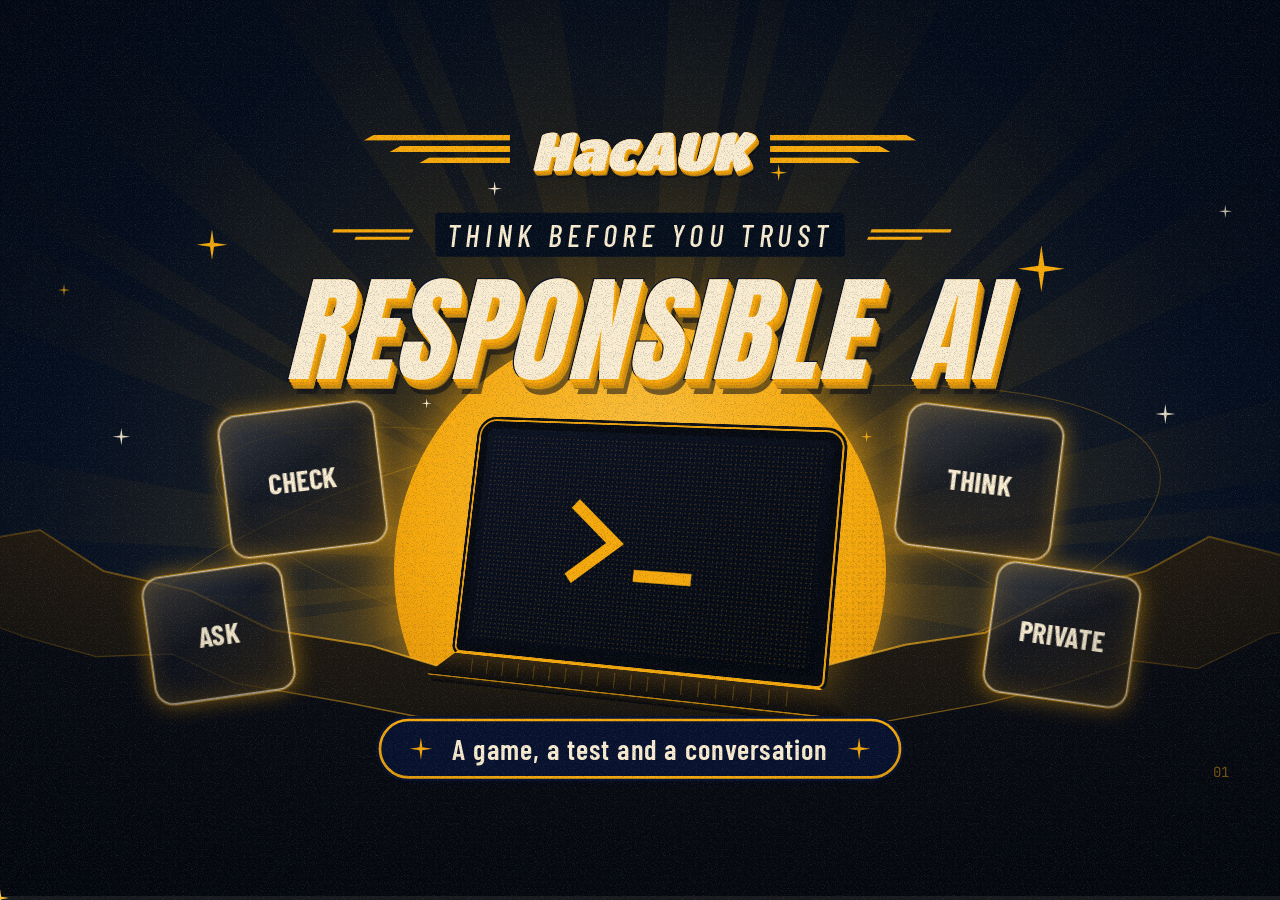
<file: decks/responsible-ai/index.html>
<!doctype html><html lang="en"><head><meta charset="utf-8"><meta name="viewport" content="width=device-width,initial-scale=1"><title>Responsible AI: Think Before You Trust — HacAUK</title><link rel="stylesheet" href="fonts.css?v=3"><link rel="stylesheet" href="../../assets/css/system.css"><link rel="stylesheet" href="../../assets/css/deck.css"><link rel="stylesheet" href="../art-of-ai-prompting/deck.css"><link rel="stylesheet" href="deck.css?v=4"></head><body><main class="deck" data-deck="responsible-ai" data-title="Responsible AI: Think Before You Trust" data-home="../../index.html"><section class="slide r-slide r-cover" data-title="Responsible AI: Think Before You Trust" data-scene="night" data-sun="960,720,.9" data-transition="fade"><div class="r-brand"><span class="wing wing--l"><i></i><i></i><i></i></span><span class="brandmark ppt">HacAUK</span><span class="wing wing--r"><i></i><i></i><i></i></span></div><div class="r-cover-eye"><p class="eyebrow"><span class="ppt">Think before you trust</span></p></div><h1 class="display ppt r-cover-title">Responsible AI</h1><div class="r-laptop"><div class="laptop"><div class="laptop-lid"><div class="laptop-screen"><svg viewBox="0 0 200 110" aria-hidden="true"><path class="lp-chev" d="M12 12l52 43-52 43"/><rect class="lp-cur" x="92" y="86" width="74" height="15"/></svg></div></div><div class="laptop-base"></div></div></div><div class="tile floating float-a"><span class="ppt tile-word" style="">CHECK</span></div><div class="tile floating float-b"><span class="ppt tile-word" style="">ASK</span></div><div class="tile floating float-c"><span class="ppt tile-word" style="">THINK</span></div><div class="tile floating float-d"><span class="ppt tile-word" style="">PRIVATE</span></div><div class="r-pill "><span class="pill"><span class="ppt " style="">A game, a test and a conversation</span></span></div><span class="folio ppt">01</span></section>
<section class="slide r-slide r-today" data-title="Today" data-scene="night" data-sun="1610,590,.8" data-transition="fade"><p class="eyebrow"><span class="ppt">Today</span></p><h2 class="heading " style=""><span class="display ppt heading-line">Let’s put AI</span><span class="display ppt heading-line">to the test</span></h2><div class="today-list"><div><span class="stamp"><span class="ppt " style="">01</span></span><span class="ppt " style="">Play AI vs Real</span></div><div><span class="stamp"><span class="ppt " style="">02</span></span><span class="ppt " style="">Check what AI says</span></div><div><span class="stamp"><span class="ppt " style="">03</span></span><span class="ppt " style="">Choose AI or a real person</span></div></div><div class="today-art"><div class="r-laptop"><div class="laptop"><div class="laptop-lid"><div class="laptop-screen"><svg viewBox="0 0 200 110" aria-hidden="true"><path class="lp-chev" d="M12 12l52 43-52 43"/><rect class="lp-cur" x="92" y="86" width="74" height="15"/></svg></div></div><div class="laptop-base"></div></div></div></div><span class="folio ppt">02</span></section>
<section class="slide r-slide r-game" data-title="AI vs Real" data-scene="burst" data-sun="960,380,.38" data-transition="stripes"><p class="eyebrow"><span class="ppt">First, our website</span></p><h2 class="heading " style=""><span class="display ppt heading-line">AI vs Real</span></h2><div class="game-board"><figure><img src="../../games/ai-vs-real/images/pair-01-a.webp" alt="Image A from our AI vs Real game"><figcaption><span class="ppt " style="">IMAGE A</span></figcaption></figure><div class="game-versus display ppt">VS</div><figure><img src="../../games/ai-vs-real/images/pair-01-b.webp" alt="Image B from our AI vs Real game"><figcaption><span class="ppt " style="">IMAGE B</span></figcaption></figure></div><p class="copy game-question"><span class="ppt " style="">Is this image real or made by AI? Vote.</span></p><a class="launch game-launch" href="../../games/ai-vs-real/index.html" target="_blank" rel="noopener"><span class="ppt " style="">Play our game</span></a><span class="folio ppt">03</span></section>
<section class="slide r-slide r-reflect" data-title="Could you always tell?" data-scene="night" data-sun="1560,540,.66" data-transition="fade"><p class="eyebrow"><span class="ppt">After the game</span></p><h2 class="heading " style=""><span class="display ppt heading-line">Could you</span><span class="display ppt heading-line">always tell?</span></h2><div class="reflect-copy"><p class="copy "><span class="ppt " style="">AI images can be hard to spot.</span></p><p class="copy gold-copy"><span class="ppt " style="">Question what you see.</span></p><p class="copy "><span class="ppt " style="">Check where it came from.</span></p></div><div class="question-art tile"><span class="ppt display" style="">?</span></div><span class="folio ppt">04</span></section>
<section class="slide r-slide r-round" data-title="Round 1: AI &amp; School" data-scene="burst" data-sun="960,460,.42" data-transition="stripes"><div class="r-brand"><span class="wing wing--l"><i></i><i></i><i></i></span><span class="brandmark ppt">HacAUK</span><span class="wing wing--r"><i></i><i></i><i></i></span></div><div class="round-n display ppt">01</div><div class="round-eye"><p class="eyebrow"><span class="ppt">Round 1 / 18 minutes</span></p></div><h2 class="heading " style=""><span class="display ppt heading-line">AI &amp; School</span></h2><div class="r-pill "><span class="pill"><span class="ppt " style="">Can you trust the answer?</span></span></div><span class="folio ppt">05</span></section>
<section class="slide r-slide r-explain" data-title="What is AI?" data-scene="night" data-sun="1670,180,.5" data-transition="fade"><p class="eyebrow"><span class="ppt">What is AI?</span></p><h2 class="heading " style=""><span class="display ppt heading-line">It predicts</span><span class="display ppt heading-line">the next word</span></h2><div class="prediction"><div><span class="ppt prediction-sentence" style="">Happy birthday to</span><div class="prediction-answer"><span class="ppt display" style="">YOU</span></div></div><div class="prediction-choices"><span class="ppt " style="">you</span><span class="ppt " style="">me</span><span class="ppt " style="">us</span></div></div><p class="copy explain-copy"><span class="ppt " style="">Chat AI uses patterns. It doesn’t think or feel.</span></p><div class="r-pill "><span class="pill"><span class="ppt " style="">It can sound sure and still be wrong.</span></span></div><span class="folio ppt">06</span></section>
<section class="slide r-slide r-rules" data-title="True or false?" data-scene="night" data-sun="960,630,.75" data-transition="fade"><p class="eyebrow"><span class="ppt">Rule of the game</span></p><h2 class="heading " style=""><span class="display ppt heading-line">True or false?</span></h2><div class="vote-cards"><div class="vote-card is-green"><span class="card-colour ppt">GREEN</span><span class="card-verdict display ppt">TRUE</span><span class="card-sub ppt">Hold up your card</span></div><div class="vote-card is-red"><span class="card-colour ppt">RED</span><span class="card-verdict display ppt">FALSE</span><span class="card-sub ppt">Hold up your card</span></div></div><div class="r-pill "><span class="pill"><span class="ppt " style="">Choose. Vote. Then we reveal the answer.</span></span></div><span class="folio ppt">07</span></section>
<section class="slide r-slide r-quiz " data-title="Statement 1" data-scene="night" data-sun="1710,215,.42" data-transition="fade"><div class="quiz-top"><p class="eyebrow"><span class="ppt">True or false?</span></p><span class="quiz-number ppt">01 / 06</span></div><div class="quiz-claim prompt"><div class="prompt-bar"><span class="ppt " style="">Check this claim</span></div><h2 class="heading " style=""><span class="display ppt heading-line">Cristiano Ronaldo has won</span><span class="display ppt heading-line">five Ballon d’Or awards.</span></h2></div><div class="vote-legend"><span class="green-key ppt">GREEN = TRUE</span><span class="red-key ppt">RED = FALSE</span></div><div class="answer green-answer" data-step="1" data-anim="pop"><div class="answer-stamp"><span class="ppt display" style="">TRUE</span></div><div class="answer-reason"><span class="ppt " style="">2008, 2013, 2014, 2016 and 2017.</span></div></div><span class="folio ppt">08</span></section>
<section class="slide r-slide r-quiz " data-title="Statement 2" data-scene="night" data-sun="1710,245,.42" data-transition="fade"><div class="quiz-top"><p class="eyebrow"><span class="ppt">True or false?</span></p><span class="quiz-number ppt">02 / 06</span></div><div class="quiz-claim prompt"><div class="prompt-bar"><span class="ppt " style="">Check this claim</span></div><h2 class="heading " style=""><span class="display ppt heading-line">Bats are</span><span class="display ppt heading-line">completely blind.</span></h2></div><div class="vote-legend"><span class="green-key ppt">GREEN = TRUE</span><span class="red-key ppt">RED = FALSE</span></div><div class="answer red-answer" data-step="1" data-anim="pop"><div class="answer-stamp"><span class="ppt display" style="">FALSE</span></div><div class="answer-reason"><span class="ppt " style="">Bats can see. Some also use echolocation.</span></div></div><span class="folio ppt">09</span></section>
<section class="slide r-slide r-quiz " data-title="Statement 3" data-scene="night" data-sun="1710,215,.42" data-transition="fade"><div class="quiz-top"><p class="eyebrow"><span class="ppt">True or false?</span></p><span class="quiz-number ppt">03 / 06</span></div><div class="quiz-claim prompt"><div class="prompt-bar"><span class="ppt " style="">Check this claim</span></div><h2 class="heading " style=""><span class="display ppt heading-line">Erbil is the</span><span class="display ppt heading-line">capital of Iraq.</span></h2></div><div class="vote-legend"><span class="green-key ppt">GREEN = TRUE</span><span class="red-key ppt">RED = FALSE</span></div><div class="answer red-answer" data-step="1" data-anim="pop"><div class="answer-stamp"><span class="ppt display" style="">FALSE</span></div><div class="answer-reason"><span class="ppt " style="">Baghdad is the capital of Iraq.</span></div></div><span class="folio ppt">10</span></section>
<section class="slide r-slide r-quiz " data-title="Statement 4" data-scene="night" data-sun="1710,245,.42" data-transition="fade"><div class="quiz-top"><p class="eyebrow"><span class="ppt">True or false?</span></p><span class="quiz-number ppt">04 / 06</span></div><div class="quiz-claim prompt"><div class="prompt-bar"><span class="ppt " style="">Check this claim</span></div><h2 class="heading " style=""><span class="display ppt heading-line">Computers can</span><span class="display ppt heading-line">get viruses.</span></h2></div><div class="vote-legend"><span class="green-key ppt">GREEN = TRUE</span><span class="red-key ppt">RED = FALSE</span></div><div class="answer green-answer" data-step="1" data-anim="pop"><div class="answer-stamp"><span class="ppt display" style="">TRUE</span></div><div class="answer-reason"><span class="ppt " style="">A computer virus is harmful software.</span></div></div><span class="folio ppt">11</span></section>
<section class="slide r-slide r-quiz " data-title="Statement 5" data-scene="night" data-sun="1710,215,.42" data-transition="fade"><div class="quiz-top"><p class="eyebrow"><span class="ppt">True or false?</span></p><span class="quiz-number ppt">05 / 06</span></div><div class="quiz-claim prompt"><div class="prompt-bar"><span class="ppt " style="">Check this claim</span></div><h2 class="heading " style=""><span class="display ppt heading-line">The Sun moves</span><span class="display ppt heading-line">around the Earth.</span></h2></div><div class="vote-legend"><span class="green-key ppt">GREEN = TRUE</span><span class="red-key ppt">RED = FALSE</span></div><div class="answer red-answer" data-step="1" data-anim="pop"><div class="answer-stamp"><span class="ppt display" style="">FALSE</span></div><div class="answer-reason"><span class="ppt " style="">Earth orbits the Sun.</span></div></div><span class="folio ppt">12</span></section>
<section class="slide r-slide r-quiz " data-title="Statement 6" data-scene="night" data-sun="1710,245,.42" data-transition="fade"><div class="quiz-top"><p class="eyebrow"><span class="ppt">True or false?</span></p><span class="quiz-number ppt">06 / 06</span></div><div class="quiz-claim prompt"><div class="prompt-bar"><span class="ppt " style="">Check this claim</span></div><h2 class="heading " style=""><span class="display ppt heading-line">An octopus has</span><span class="display ppt heading-line">three hearts.</span></h2></div><div class="vote-legend"><span class="green-key ppt">GREEN = TRUE</span><span class="red-key ppt">RED = FALSE</span></div><div class="answer green-answer" data-step="1" data-anim="pop"><div class="answer-stamp"><span class="ppt display" style="">TRUE</span></div><div class="answer-reason"><span class="ppt " style="">Two serve the gills. One serves the body.</span></div></div><span class="folio ppt">13</span></section>
<section class="slide r-slide r-discuss" data-title="Which one fooled you?" data-scene="night" data-sun="1640,510,.68" data-transition="fade"><p class="eyebrow"><span class="ppt">Let’s talk</span></p><h2 class="heading " style=""><span class="display ppt heading-line">Which one</span><span class="display ppt heading-line">fooled you?</span></h2><div class="discuss-lines"><p class="copy "><span class="ppt " style="">Can an answer sound sure and still be wrong?</span></p><p class="copy gold-copy"><span class="ppt " style="">What would you check before trusting it for homework?</span></p></div><div class="discuss-art"><span class="display ppt">?</span></div><span class="folio ppt">14</span></section>
<section class="slide r-slide r-takeaway" data-title="AI is a starting point" data-scene="burst" data-sun="960,435,.42" data-transition="stripes"><div class="r-brand"><span class="wing wing--l"><i></i><i></i><i></i></span><span class="brandmark ppt">HacAUK</span><span class="wing wing--r"><i></i><i></i><i></i></span></div><div class="takeaway-eye"><p class="eyebrow"><span class="ppt">AI is a starting point</span></p></div><h2 class="heading " style=""><span class="display ppt heading-line">Always</span><span class="display ppt heading-line">check it</span></h2><div class="takeaway-small"><p class="copy "><span class="ppt " style="">Use a textbook, a teacher or a reliable source.</span></p></div><span class="folio ppt">15</span></section>
<section class="slide r-slide r-round" data-title="Round 2: AI &amp; Feelings" data-scene="burst" data-sun="960,460,.42" data-transition="stripes"><div class="r-brand"><span class="wing wing--l"><i></i><i></i><i></i></span><span class="brandmark ppt">HacAUK</span><span class="wing wing--r"><i></i><i></i><i></i></span></div><div class="round-n display ppt">02</div><div class="round-eye"><p class="eyebrow"><span class="ppt">Round 2 / 18 minutes</span></p></div><h2 class="heading " style=""><span class="display ppt heading-line">AI &amp; Feelings</span></h2><div class="r-pill "><span class="pill"><span class="ppt " style="">When do you need a real person?</span></span></div><span class="folio ppt">16</span></section>
<section class="slide r-slide r-boundary" data-title="What AI is not" data-scene="night" data-sun="1700,150,.48" data-transition="fade"><p class="eyebrow"><span class="ppt">What AI is not</span></p><h2 class="heading " style=""><span class="display ppt heading-line">A chatbot is not</span><span class="display ppt heading-line">a therapist</span></h2><div class="boundary-lines"><div><span class="stamp"><span class="ppt " style="">FEELINGS</span></span><span class="ppt " style="">It doesn’t feel, care or know you like a person.</span></div><div><span class="stamp"><span class="ppt " style="">PRIVACY</span></span><span class="ppt " style="">Sharing private things has risks.</span></div><div><span class="stamp"><span class="ppt " style="">PEOPLE</span></span><span class="ppt " style="">Relying on AI alone can leave you isolated.</span></div></div><span class="folio ppt">17</span></section>
<section class="slide r-slide r-rules r-rules-people" data-title="Green or yellow" data-scene="night" data-sun="960,630,.75" data-transition="fade"><p class="eyebrow"><span class="ppt">Green or yellow?</span></p><h2 class="heading " style=""><span class="display ppt heading-line">Who should you ask?</span></h2><div class="vote-cards"><div class="vote-card is-green"><span class="card-colour ppt">GREEN</span><span class="card-verdict display ppt">ASK AI</span><span class="card-sub ppt">General learning or simple tips</span></div><div class="vote-card is-person"><span class="card-colour ppt">YELLOW</span><span class="card-verdict display ppt">A REAL PERSON</span><span class="card-sub ppt">Feelings, relationships or safety</span></div></div><div class="r-pill "><span class="pill"><span class="ppt " style="">Hold up your card, then explain your choice.</span></span></div><span class="folio ppt">18</span></section>
<section class="slide r-slide r-quiz scenario" data-title="Scenario 1" data-scene="night" data-sun="1710,215,.42" data-transition="fade"><div class="quiz-top"><p class="eyebrow"><span class="ppt">AI or a real person?</span></p><span class="quiz-number ppt">01 / 05</span></div><div class="quiz-claim prompt"><div class="prompt-bar"><span class="ppt " style="">What would you do?</span></div><h2 class="heading " style=""><span class="display ppt heading-line">You want help understanding</span><span class="display ppt heading-line">a homework topic.</span></h2></div><div class="vote-legend"><span class="green-key ppt">GREEN = ASK AI</span><span class="person-key ppt">YELLOW = A REAL PERSON</span></div><div class="answer green-answer" data-step="1" data-anim="pop"><div class="answer-stamp"><span class="ppt display" style="">GREEN</span></div><div class="answer-reason"><span class="ppt " style="">Ask for an explanation.</span><br><span class="ppt " style="">Then check it.</span></div></div><span class="folio ppt">19</span></section>
<section class="slide r-slide r-quiz scenario" data-title="Scenario 2" data-scene="night" data-sun="1710,245,.42" data-transition="fade"><div class="quiz-top"><p class="eyebrow"><span class="ppt">AI or a real person?</span></p><span class="quiz-number ppt">02 / 05</span></div><div class="quiz-claim prompt"><div class="prompt-bar"><span class="ppt " style="">What would you do?</span></div><h2 class="heading " style=""><span class="display ppt heading-line">You want simple tips to relax</span><span class="display ppt heading-line">before an exam.</span></h2></div><div class="vote-legend"><span class="green-key ppt">GREEN = ASK AI</span><span class="person-key ppt">YELLOW = A REAL PERSON</span></div><div class="answer green-answer" data-step="1" data-anim="pop"><div class="answer-stamp"><span class="ppt display" style="">GREEN</span></div><div class="answer-reason"><span class="ppt " style="">General tips can help. If worry continues,</span><br><span class="ppt " style="">talk to a trusted adult.</span></div></div><span class="folio ppt">20</span></section>
<section class="slide r-slide r-quiz scenario" data-title="Scenario 3" data-scene="night" data-sun="1710,215,.42" data-transition="fade"><div class="quiz-top"><p class="eyebrow"><span class="ppt">AI or a real person?</span></p><span class="quiz-number ppt">03 / 05</span></div><div class="quiz-claim prompt"><div class="prompt-bar"><span class="ppt " style="">What would you do?</span></div><h2 class="heading " style=""><span class="display ppt heading-line">You have had a fight</span><span class="display ppt heading-line">with a close friend.</span></h2></div><div class="vote-legend"><span class="green-key ppt">GREEN = ASK AI</span><span class="person-key ppt">YELLOW = A REAL PERSON</span></div><div class="answer person-answer" data-step="1" data-anim="pop"><div class="answer-stamp"><span class="ppt display" style="">YELLOW</span></div><div class="answer-reason"><span class="ppt " style="">Talk it through with someone you trust.</span></div></div><span class="folio ppt">21</span></section>
<section class="slide r-slide r-quiz scenario" data-title="Scenario 4" data-scene="night" data-sun="1710,245,.42" data-transition="fade"><div class="quiz-top"><p class="eyebrow"><span class="ppt">AI or a real person?</span></p><span class="quiz-number ppt">04 / 05</span></div><div class="quiz-claim prompt"><div class="prompt-bar"><span class="ppt " style="">What would you do?</span></div><h2 class="heading " style=""><span class="display ppt heading-line">You have been feeling</span><span class="display ppt heading-line">very sad for weeks.</span></h2></div><div class="vote-legend"><span class="green-key ppt">GREEN = ASK AI</span><span class="person-key ppt">YELLOW = A REAL PERSON</span></div><div class="answer person-answer" data-step="1" data-anim="pop"><div class="answer-stamp"><span class="ppt display" style="">YELLOW</span></div><div class="answer-reason"><span class="ppt " style="">Tell a trusted adult.</span><br><span class="ppt " style="">They can help you get support.</span></div></div><span class="folio ppt">22</span></section>
<section class="slide r-slide r-quiz scenario" data-title="Scenario 5" data-scene="night" data-sun="1710,215,.42" data-transition="fade"><div class="quiz-top"><p class="eyebrow"><span class="ppt">AI or a real person?</span></p><span class="quiz-number ppt">05 / 05</span></div><div class="quiz-claim prompt"><div class="prompt-bar"><span class="ppt " style="">What would you do?</span></div><h2 class="heading " style=""><span class="display ppt heading-line">Someone makes</span><span class="display ppt heading-line">you feel unsafe.</span></h2></div><div class="vote-legend"><span class="green-key ppt">GREEN = ASK AI</span><span class="person-key ppt">YELLOW = A REAL PERSON</span></div><div class="answer person-answer" data-step="1" data-anim="pop"><div class="answer-stamp"><span class="ppt display" style="">YELLOW</span></div><div class="answer-reason"><span class="ppt " style="">Tell a trusted adult right away.</span></div></div><span class="folio ppt">23</span></section>
<section class="slide r-slide r-private" data-title="Never share with AI" data-scene="night" data-sun="1660,520,.65" data-transition="fade"><p class="eyebrow"><span class="ppt">Keep private things private</span></p><h2 class="heading " style=""><span class="display ppt heading-line">Never share</span><span class="display ppt heading-line">these with AI</span></h2><div class="privacy-list"><div><span class="stamp"><span class="ppt " style="">01</span></span><span class="ppt " style="">Passwords</span></div><div><span class="stamp"><span class="ppt " style="">02</span></span><span class="ppt " style="">Your full name or school</span></div><div><span class="stamp"><span class="ppt " style="">03</span></span><span class="ppt " style="">Your home address</span></div><div><span class="stamp"><span class="ppt " style="">04</span></span><span class="ppt " style="">Private problems or other people’s secrets</span></div></div><div class="privacy-symbol tile"><span class="display ppt">!</span><span class="ppt">KEEP IT PRIVATE</span></div><span class="folio ppt">24</span></section>
<section class="slide r-slide r-discuss r-discuss-people" data-title="Why did you pick that colour?" data-scene="night" data-sun="1640,510,.68" data-transition="fade"><p class="eyebrow"><span class="ppt">Let’s talk</span></p><h2 class="heading " style=""><span class="display ppt heading-line">Why that</span><span class="display ppt heading-line">colour?</span></h2><div class="discuss-lines"><p class="copy "><span class="ppt " style="">What could a real person do that AI cannot?</span></p><p class="copy gold-copy"><span class="ppt " style="">Who could you go to if you needed help?</span></p></div><div class="discuss-art"><span class="display ppt">?</span></div><span class="folio ppt">25</span></section>
<section class="slide r-slide r-people" data-title="My people" data-scene="night" data-sun="960,640,.77" data-transition="fade"><div class="r-brand"><span class="wing wing--l"><i></i><i></i><i></i></span><span class="brandmark ppt">HacAUK</span><span class="wing wing--r"><i></i><i></i><i></i></span></div><div class="people-eye"><p class="eyebrow"><span class="ppt">People you can go to</span></p></div><h2 class="heading " style=""><span class="display ppt heading-line">My people</span></h2><div class="people-orbit"><div class="tile floating person-a"><span class="ppt tile-word" style="">A PARENT</span></div><div class="tile floating person-b"><span class="ppt tile-word" style="">A TEACHER</span></div><div class="tile floating person-c"><span class="ppt tile-word" style="">A COUNSELOR</span></div><div class="tile floating person-d"><span class="ppt tile-word" style="">A TRUSTED FRIEND</span></div><div class="people-center display ppt">YOU</div></div><div class="r-pill "><span class="pill"><span class="ppt " style="">For safety or ongoing sadness, involve a trusted adult.</span></span></div><span class="folio ppt">26</span></section>
<section class="slide r-slide r-final" data-title="Two rules" data-scene="burst" data-sun="1550,340,.4" data-transition="stripes"><p class="eyebrow"><span class="ppt">Two rules to remember</span></p><div class="final-rule rule-one"><span class="stamp"><span class="ppt " style="">01</span></span><h2 class="heading " style=""><span class="display ppt heading-line">Check AI’s</span><span class="display ppt heading-line">answers</span></h2></div><div class="final-rule rule-two"><span class="stamp"><span class="ppt " style="">02</span></span><h2 class="heading " style=""><span class="display ppt heading-line">Real people for</span><span class="display ppt heading-line">real problems</span></h2></div><span class="folio ppt">27</span></section>
<section class="slide r-slide r-thanks" data-title="Thank you" data-scene="night" data-sun="960,700,.88" data-transition="fade"><div class="r-brand"><span class="wing wing--l"><i></i><i></i><i></i></span><span class="brandmark ppt">HacAUK</span><span class="wing wing--r"><i></i><i></i><i></i></span></div><div class="thanks-eye"><p class="eyebrow"><span class="ppt">Responsible AI</span></p></div><h2 class="heading " style=""><span class="display ppt heading-line">Thank you</span></h2><div class="r-laptop"><div class="laptop"><div class="laptop-lid"><div class="laptop-screen"><svg viewBox="0 0 200 110" aria-hidden="true"><path class="lp-chev" d="M12 12l52 43-52 43"/><rect class="lp-cur" x="92" y="86" width="74" height="15"/></svg></div></div><div class="laptop-base"></div></div></div><div class="r-pill "><span class="pill"><span class="ppt " style="">Think before you trust.</span></span></div><span class="folio ppt">28</span></section></main><script src="../../assets/js/world.js"></script><script src="../../assets/js/fx.js"></script><script src="../../assets/js/engine.js"></script></body></html>
</file>
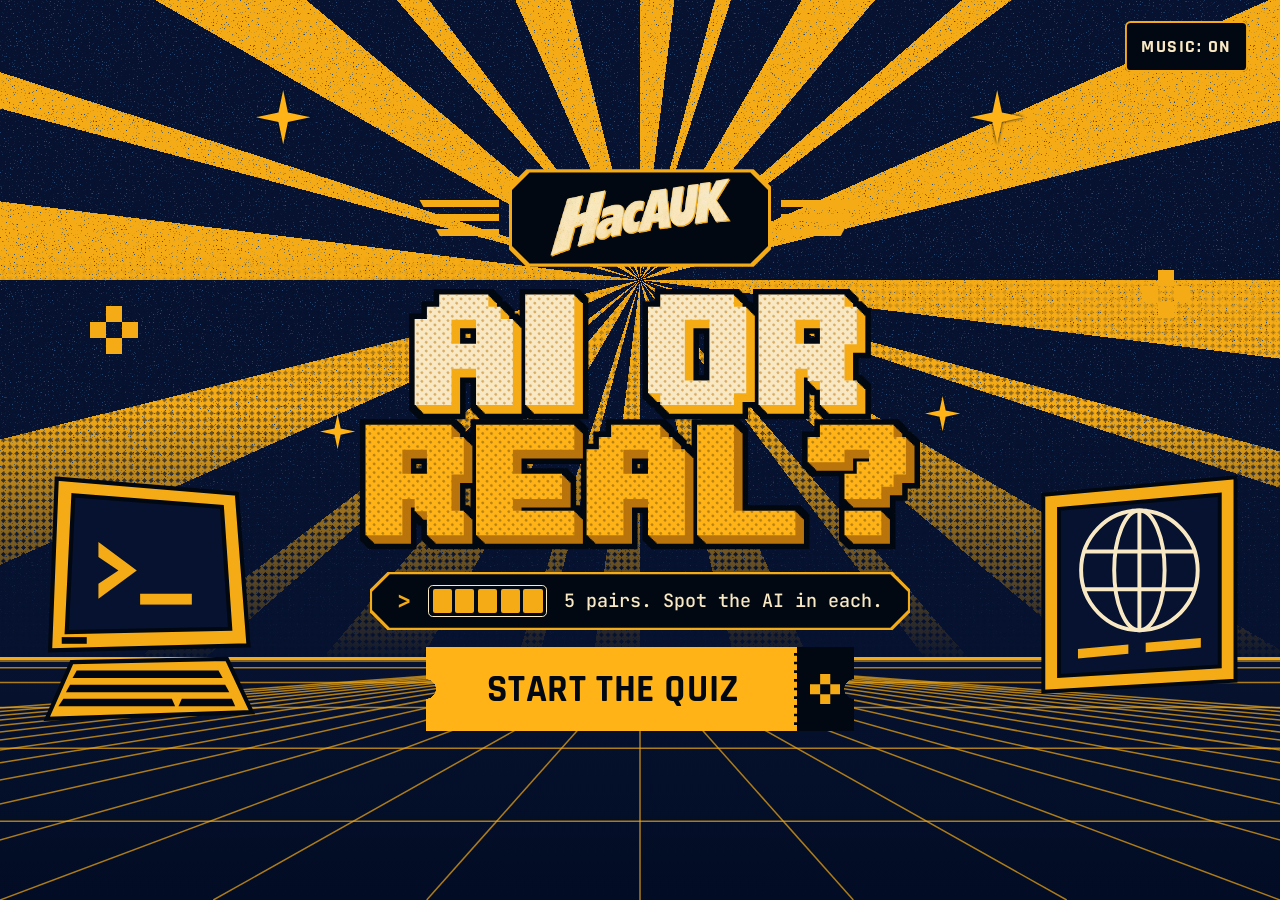
<file: games/ai-vs-real/index.html>
<!doctype html>
<html lang="en">
<head>
  <meta charset="utf-8">
  <meta name="viewport" content="width=device-width, initial-scale=1, viewport-fit=cover">
  <title>AI or Real? | HacAUK</title>
  <meta name="description" content="Five pairs of pictures. One in each pair is AI generated. Can you spot it?">
  <meta name="theme-color" content="#06122f">
  <link rel="preconnect" href="https://fonts.googleapis.com">
  <link rel="preconnect" href="https://fonts.gstatic.com" crossorigin>
  <link href="https://fonts.googleapis.com/css2?family=JetBrains+Mono:wght@500;700&family=Rajdhani:wght@700&display=swap" rel="stylesheet">
  <link rel="stylesheet" href="styles.css?v=8">
</head>
<body>
  <!-- Shared arcade art -->
  <svg width="0" height="0" style="position:absolute" aria-hidden="true">
    <symbol id="crt" viewBox="0 0 260 330">
      <path d="M22 8 L238 26 L252 208 L14 214Z" fill="#f5ab15" stroke="#020811" stroke-width="5"/>
      <path d="M42 28 L220 42 L230 188 L34 192Z" fill="#06122f" stroke="#020811" stroke-width="5"/>
      <path d="M72 84 L118 118 L72 152 L72 134 L96 118 L72 102Z" fill="#f5ab15"/>
      <rect class="cursor" x="122" y="146" width="62" height="13" fill="#f5ab15"/>
      <rect x="28" y="198" width="30" height="8" fill="#020811"/>
      <path d="M40 228 L226 224 L256 288 L10 296Z" fill="#f5ab15" stroke="#020811" stroke-width="5"/>
      <g fill="#020811">
        <path d="M46 238 h170 l5 9 h-180z"/><path d="M38 255 h186 l5 9 h-196z"/><path d="M30 272 h130 l4 9 h-140z"/><path d="M172 272 h60 l4 9 h-68z"/>
      </g>
    </symbol>
    <symbol id="globe" viewBox="0 0 260 300">
      <path d="M8 26 L252 4 L252 262 L8 276Z" fill="#f5ab15" stroke="#020811" stroke-width="5"/>
      <path d="M28 44 L232 26 L232 244 L28 256Z" fill="#06122f" stroke="#020811" stroke-width="5"/>
      <g fill="none" stroke="#f8e8c3" stroke-width="5">
        <ellipse cx="130" cy="122" rx="74" ry="76"/><ellipse cx="130" cy="122" rx="32" ry="76"/>
        <path d="M130 46 V198 M58 98 H202 M58 146 H202"/>
      </g>
      <path d="M52 222 L116 216 V228 L52 234Z M138 214 L208 208 V220 L138 226Z" fill="#f5ab15"/>
    </symbol>
    <symbol id="checker" viewBox="0 0 30 30">
      <path d="M10 0h10v10H10z M0 10h10v10H0z M20 10h10v10H20z M10 20h10v10H10z" fill="#f5ab15"/>
    </symbol>
    <symbol id="spark" viewBox="0 0 40 40">
      <path d="M20 0 L23.5 16.5 L40 20 L23.5 23.5 L20 40 L16.5 23.5 L0 20 L16.5 16.5Z" fill="#ffb317"/>
    </symbol>
  </svg>

  <!-- Start -->
  <main id="start" class="screen start">
    <button class="chip chip-btn music-toggle music-corner" type="button"></button>
    <div class="rays-wrap" aria-hidden="true"><div class="rays"></div></div>
    <svg class="grid" viewBox="0 0 1200 300" preserveAspectRatio="none" aria-hidden="true"></svg>

    <svg class="art art-crt" aria-hidden="true"><use href="#crt"/></svg>
    <svg class="art art-globe" aria-hidden="true"><use href="#globe"/></svg>
    <svg class="art mark mark-1" aria-hidden="true"><use href="#checker"/></svg>
    <svg class="art mark mark-2" aria-hidden="true"><use href="#checker"/></svg>
    <svg class="art spark spark-1" aria-hidden="true"><use href="#spark"/></svg>
    <svg class="art spark spark-2" aria-hidden="true"><use href="#spark"/></svg>
    <svg class="art spark spark-3" aria-hidden="true"><use href="#spark"/></svg>
    <svg class="art spark spark-4" aria-hidden="true"><use href="#spark"/></svg>

    <div class="start-copy">
      <div class="badge">
        <span class="wing" aria-hidden="true"></span>
        <div class="badge-plate"><img src="assets/hacauk-logo.webp" alt="HacAUK" width="1100" height="491"></div>
        <span class="wing wing-r" aria-hidden="true"></span>
      </div>
      <h1 id="title" class="title" aria-label="AI or real?"></h1>
      <div class="terminal">
        <span class="prompt-sign" aria-hidden="true">&gt;</span>
        <span class="load" aria-hidden="true"><i></i><i></i><i></i><i></i><i></i></span>
        <span>5 pairs. Spot the AI in each.</span>
      </div>
      <button id="begin" class="ticket" type="button">
        <span class="ticket-main">Start the quiz</span>
        <span class="ticket-stub" aria-hidden="true"><svg><use href="#checker"/></svg></span>
      </button>
    </div>
  </main>

  <!-- Quiz -->
  <main id="quiz" class="screen quiz" hidden>
    <div class="rays-wrap rays-top" aria-hidden="true"><div class="rays"></div></div>

    <header class="bar">
      <img class="logo" src="assets/hacauk-logo.webp" alt="HacAUK" width="1100" height="491">
      <h2 id="prompt" class="prompt" tabindex="-1" aria-label="Which is AI?"></h2>
      <div class="bar-end">
        <p class="chip">Score <strong id="score-now">0</strong></p>
        <button class="chip chip-btn music-toggle" type="button"></button>
        <button id="restart" class="chip chip-btn" type="button">Start over</button>
      </div>
    </header>

    <div class="board">
      <div id="pictures" class="pictures"></div>
    </div>

    <div class="foot">
      <div class="terminal terminal-sm">
        <span class="prompt-sign" aria-hidden="true">&gt;</span>
        <ol id="lamps" class="load load-live"></ol>
        <span id="round-label"></span>
      </div>
      <div id="verdict" class="verdict" aria-live="polite">
        <p id="verdict-main" class="verdict-main"></p>
        <p id="verdict-sub" class="verdict-sub"></p>
      </div>
      <div class="foot-end">
        <button id="next" class="ticket ticket-sm" type="button" hidden>
          <span id="next-label" class="ticket-main">Next pair</span>
          <span class="ticket-stub" aria-hidden="true"><svg><use href="#checker"/></svg></span>
        </button>
      </div>
    </div>
  </main>

  <!-- Result -->
  <main id="result" class="screen result" hidden>
    <button class="chip chip-btn music-toggle music-corner" type="button"></button>
    <div class="rays-wrap" aria-hidden="true"><div class="rays"></div></div>
    <svg class="grid" viewBox="0 0 1200 300" preserveAspectRatio="none" aria-hidden="true"></svg>

    <svg class="art art-crt" aria-hidden="true"><use href="#crt"/></svg>
    <svg class="art art-globe" aria-hidden="true"><use href="#globe"/></svg>
    <svg class="art spark spark-1" aria-hidden="true"><use href="#spark"/></svg>
    <svg class="art spark spark-2" aria-hidden="true"><use href="#spark"/></svg>

    <div class="result-copy">
      <div class="badge badge-sm">
        <span class="wing" aria-hidden="true"></span>
        <div class="badge-plate"><img src="assets/hacauk-logo.webp" alt="HacAUK" width="1100" height="491"></div>
        <span class="wing wing-r" aria-hidden="true"></span>
      </div>
      <h2 id="final" class="final" tabindex="-1"></h2>
      <p id="rating" class="terminal rating"></p>
      <div class="table">
        <ol id="review" class="review"></ol>
      </div>
      <button id="again" class="ticket" type="button">
        <span class="ticket-main">Next player</span>
        <span class="ticket-stub" aria-hidden="true"><svg><use href="#checker"/></svg></span>
      </button>
    </div>
  </main>

  <script src="app.js?v=5"></script>
</body>
</html>
</file>
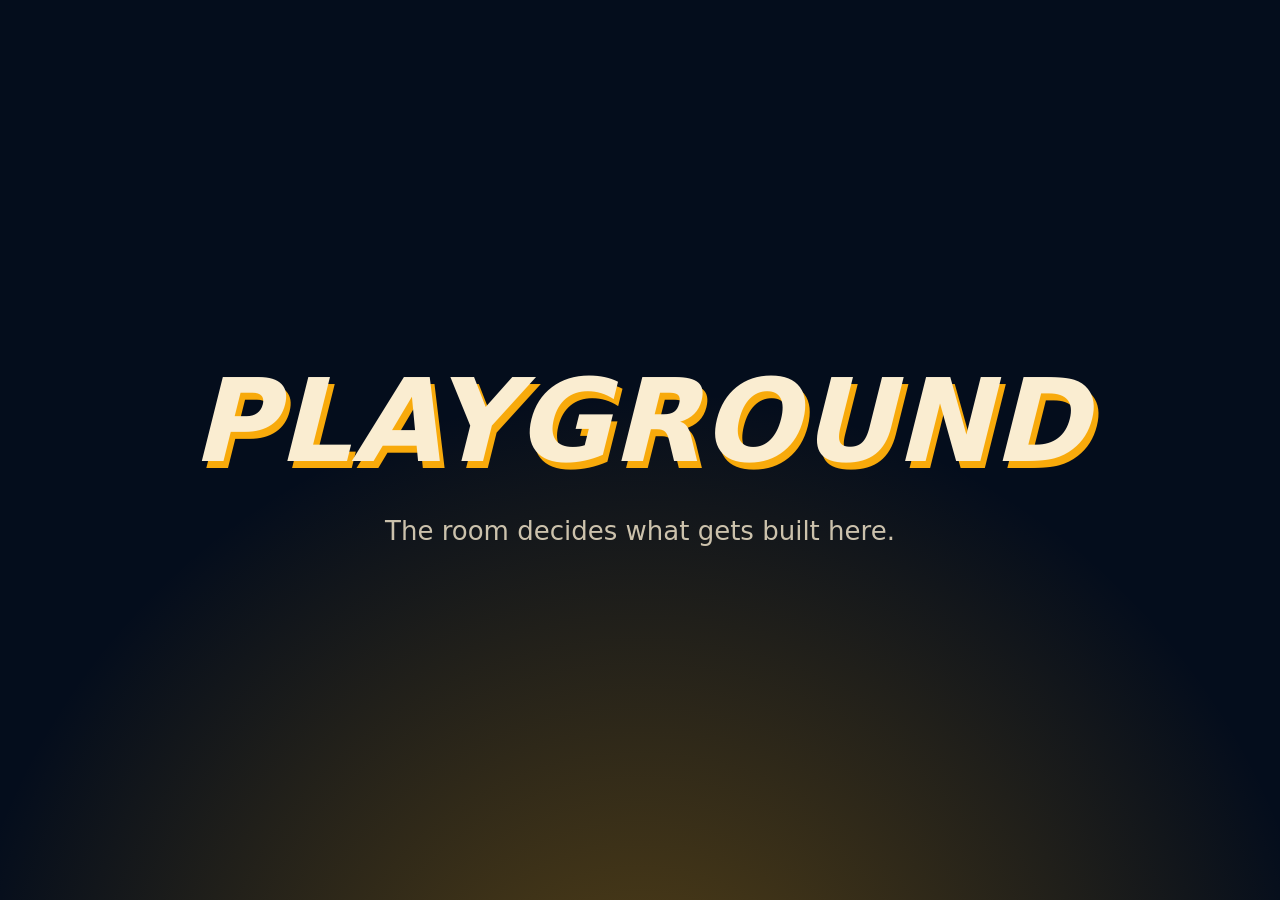
<file: demo/claude/playground.html>
<!doctype html>
<html lang="en">
<head>
<meta charset="utf-8">
<meta name="viewport" content="width=device-width, initial-scale=1">
<title>Playground</title>
<style>
  :root { --night: #040D1C; --navy: #07112E; --amber: #F8AA0B; --cream: #FAEDD1; }
  * { box-sizing: border-box; }
  html, body { height: 100%; margin: 0; }
  body {
    display: grid; place-items: center; overflow: hidden;
    background: radial-gradient(circle at 50% 120%, rgba(248, 170, 11, .35), transparent 55%), var(--night);
    color: var(--cream); font-family: system-ui, -apple-system, 'Segoe UI', sans-serif;
  }
  main { display: grid; justify-items: center; gap: 28px; text-align: center; padding: 24px; }
  h1 { margin: 0; font-size: clamp(40px, 9vw, 120px); font-style: italic; font-weight: 900; text-transform: uppercase; letter-spacing: .01em; text-shadow: .04em .06em 0 var(--amber); }
  p { margin: 0; font-size: clamp(16px, 2.2vw, 26px); opacity: .8; }
</style>
</head>
<body>
  <main id="stage">
    <h1>Playground</h1>
    <p>The room decides what gets built here.</p>
    <!-- The agent adds the button here. -->
  </main>
</body>
</html>
</file>
<file: assets/css/system.css>
/* ==========================================================================
   HacAUK visual system
   Palette sampled from the club posters. Shared by the library page and decks.
   ========================================================================== */

:root {
  /* colour */
  --night: #040D1C;       /* latest poster: night sky */
  --navy: #07112E;        /* retro posters: card navy */
  --navy-2: #0B1A45;
  --ink: #03050A;
  --amber: #F8AA0B;
  --amber-hi: #FFC53D;
  --amber-lo: #EB9909;
  --amber-deep: #D0900F;
  --bronze: #926918;
  --bronze-lo: #6E5019;
  --umber: #2F261B;
  --cream: #FAEDD1;
  --cream-warm: #F9E7B7;
  --glow: 248, 170, 11;

  /* type */
  --font-display: 'Anton', 'Impact', 'Haettenschweiler', 'Arial Narrow Bold', sans-serif;
  --font-brand: 'Titan One', 'Arial Rounded MT Bold', 'Arial Black', sans-serif;
  --font-cond: 'Barlow Condensed', 'Avenir Next Condensed', 'Arial Narrow', sans-serif;
  --font-body: 'Sora', 'Avenir Next', 'Segoe UI', system-ui, sans-serif;
  --font-mono: 'JetBrains Mono', ui-monospace, 'SF Mono', Menlo, Consolas, monospace;

  /* motion */
  --ease-out: cubic-bezier(.16, 1, .3, 1);
  --ease-in: cubic-bezier(.7, 0, .84, 0);
  --ease-io: cubic-bezier(.76, 0, .24, 1);
  --ease-back: cubic-bezier(.34, 1.56, .64, 1);

  /* the poster "3D" letter extrude: amber stepping down to bronze, then a hard drop shadow */
  --extrude:
    .0035em .0065em 0 var(--amber), .007em .013em 0 var(--amber), .0105em .0195em 0 var(--amber),
    .014em .026em 0 var(--amber), .0175em .0325em 0 var(--amber), .021em .039em 0 var(--amber-lo),
    .0245em .0455em 0 var(--amber-lo), .028em .052em 0 var(--amber-lo), .0315em .0585em 0 var(--amber-lo),
    .035em .065em 0 var(--amber-deep), .0385em .0715em 0 var(--amber-deep), .042em .078em 0 var(--amber-deep),
    .0455em .0845em 0 var(--amber-deep), .049em .091em 0 var(--bronze),
    .075em .13em 0 rgba(3, 8, 20, .55);
  --extrude-dark:
    .0035em .0065em 0 var(--amber-deep), .007em .013em 0 var(--amber-deep), .0105em .0195em 0 var(--amber-deep),
    .014em .026em 0 var(--bronze), .0175em .0325em 0 var(--bronze), .021em .039em 0 var(--bronze),
    .0245em .0455em 0 var(--bronze), .028em .052em 0 var(--bronze-lo), .0315em .0585em 0 var(--bronze-lo),
    .035em .065em 0 var(--bronze-lo), .0385em .0715em 0 var(--bronze-lo), .042em .078em 0 var(--umber),
    .0455em .0845em 0 var(--umber), .049em .091em 0 var(--umber),
    .075em .13em 0 rgba(3, 8, 20, .55);

  --star: polygon(50% 0, 56.5% 43.5%, 100% 50%, 56.5% 56.5%, 50% 100%, 43.5% 56.5%, 0 50%, 43.5% 43.5%);
}

*, *::before, *::after { box-sizing: border-box; }

/* ==========================================================================
   World — the persistent backdrop. 1920x1080 coordinates, bleeds past the stage.
   ========================================================================== */

.world {
  position: absolute; inset: 0; pointer-events: none;
  --sun-x: 960px; --sun-y: 640px; --sun-s: 1;
  --rays: .1; --rays-solid: 9%; --rays-reach: 60%;
  --floor: 0; --terrain: 1; --orbits: .55; --glow-o: 1; --stars: 1; --dim: 0;
  --world-dur: 1.5s;
}
.world[data-scene="burst"] { --rays: 1; --rays-solid: 99%; --rays-reach: 100%; --floor: 1; --terrain: 0; --orbits: 0; --glow-o: 0; }
.world[data-scene="dusk"] { --rays: .18; --rays-reach: 70%; --orbits: .3; }
.world[data-scene="void"] { --rays: .05; --orbits: 0; --stars: .55; --dim: .3; }
.world.is-instant, .world.is-instant * { transition: none !important; }
.world.is-still * { animation: none !important; }

.w-sky {
  position: absolute; inset: -1600px;
  background: linear-gradient(180deg, #030A17 0%, var(--night) 40%, #061329 62%, #07142E 100%);
}
.world[data-scene="burst"] .w-sky { background: var(--navy); }

.w-anchor {
  position: absolute; left: 0; top: 0; width: 0; height: 0;
  transform: translate(var(--sun-x), var(--sun-y));
  transition: transform var(--world-dur) var(--ease-io);
}
.w-glow {
  position: absolute; left: -1300px; top: -1300px; width: 2600px; height: 2600px; border-radius: 50%;
  background: radial-gradient(circle closest-side, rgba(var(--glow), .36) 0, rgba(var(--glow), .17) 26%, rgba(var(--glow), .05) 52%, transparent 74%);
  opacity: var(--glow-o);
  transform: scale(calc(.5 + var(--sun-s) * .5));
  transition: opacity .9s, transform var(--world-dur) var(--ease-io);
}
.w-rays {
  position: absolute; left: -1900px; top: -1900px; width: 3800px; height: 3800px;
  opacity: var(--rays); transition: opacity .9s;
  -webkit-mask-image: radial-gradient(circle closest-side, #000 0, #000 var(--rays-solid), transparent var(--rays-reach));
  mask-image: radial-gradient(circle closest-side, #000 0, #000 var(--rays-solid), transparent var(--rays-reach));
}
.w-rays i {
  position: absolute; inset: 0; border-radius: 50%;
  background:
    repeating-conic-gradient(from 3deg, var(--amber) 0 6.9deg, transparent 7.05deg 17.9deg, var(--amber) 18deg),
    repeating-conic-gradient(from 12deg, var(--amber) 0 2.5deg, transparent 2.65deg 35.9deg, var(--amber) 36deg);
  animation: w-spin 260s linear infinite;
}
.w-orbits {
  position: absolute; left: -900px; top: -420px; width: 1800px; height: 840px;
  opacity: var(--orbits);
  transform: scale(calc(.45 + var(--sun-s) * .55));
  transition: opacity .9s, transform var(--world-dur) var(--ease-io);
}
.w-orbits svg { display: block; width: 100%; height: 100%; overflow: visible; }
.w-orbits ellipse { fill: none; stroke: var(--amber); stroke-width: 1.6; }
.w-orbits .wo-a { stroke-opacity: .55; }
.w-orbits .wo-b { stroke-opacity: .3; }
.w-sun {
  position: absolute; left: -410px; top: -410px; width: 820px; height: 820px; border-radius: 50%;
  transform: scale(var(--sun-s));
  transition: transform var(--world-dur) var(--ease-io);
  background: radial-gradient(circle at 50% 34%, #FFD166 0, #FBB727 28%, var(--amber) 54%, #E79508 80%, #C57B05 100%);
  box-shadow: 0 0 70px 10px rgba(var(--glow), .5), 0 0 200px 70px rgba(var(--glow), .2);
}
.w-sun i {
  position: absolute; inset: 0; border-radius: 50%; opacity: .75;
  background: radial-gradient(circle, rgba(120, 70, 0, .55) 0 1.7px, transparent 2.3px) 0 0 / 10px 10px;
  -webkit-mask-image: linear-gradient(155deg, transparent 32%, #000 100%);
  mask-image: linear-gradient(155deg, transparent 32%, #000 100%);
}
.world[data-scene="burst"] .w-sun { background: var(--amber); box-shadow: none; }

.w-stars { position: absolute; inset: 0; opacity: var(--stars); transition: opacity .9s; }
.spark { display: block; aspect-ratio: 1; background: var(--amber); clip-path: var(--star); }
.w-star { position: absolute; translate: -50% -50%; animation: w-twinkle 5s ease-in-out infinite; }
.w-star--cream { background: var(--cream); }

.w-terrain {
  position: absolute; left: -480px; top: 0; width: 2880px; height: 1500px;
  opacity: var(--terrain);
  transform: translateY(calc((1 - var(--terrain)) * 320px));
  transition: opacity .7s, transform 1.2s var(--ease-io);
}
.w-terrain svg { display: block; width: 100%; height: 100%; }
.w-terrain::after { content: ''; position: absolute; left: -1400px; right: -1400px; top: 1499px; height: 1800px; background: var(--ink); }

.w-mesa { position: absolute; left: -480px; top: 520px; width: 2880px; height: 900px; opacity: var(--floor); transition: opacity .5s; }
.w-mesa svg { display: block; width: 100%; height: 100%; }
.w-floor {
  position: absolute; left: -1400px; right: -1400px; top: 900px; height: 1900px; overflow: hidden;
  background: var(--navy); opacity: var(--floor); transition: opacity .5s;
  perspective: 420px; perspective-origin: 50% 0;
}
.w-floor-plane {
  position: absolute; left: 0; right: 0; top: -240px; height: 2400px; transform-origin: 50% 240px;
  background-image:
    linear-gradient(90deg, transparent calc(50% - 1.5px), rgba(248, 170, 11, .95) calc(50% - 1.5px) calc(50% + 1.5px), transparent calc(50% + 1.5px)),
    linear-gradient(180deg, rgba(248, 170, 11, .95) 0 3px, transparent 3px);
  background-size: 240px 240px, 240px 240px;
  background-position: 50% 0, 0 0;
  transform: rotateX(72deg);
}
.world[data-scene="burst"] .w-floor-plane { animation: w-floor 3.2s linear infinite; }
/* the grid floor and stepped horizon only exist on sunburst slides */
.world:not([data-scene="burst"]) .w-floor, .world:not([data-scene="burst"]) .w-mesa { visibility: hidden; }
.w-floor::before { content: ''; position: absolute; left: 0; right: 0; top: 0; height: 4px; background: var(--amber); z-index: 2; }
.w-floor::after {
  content: ''; position: absolute; inset: 0; z-index: 1;
  background: linear-gradient(180deg, var(--navy) 0, rgba(7, 17, 46, .72) 5%, rgba(7, 17, 46, 0) 26%);
}
.w-dim { position: absolute; inset: -1600px; background: var(--night); opacity: var(--dim); transition: opacity .9s; }

/* lite backdrop for phones and tablets (see world.js) */
.lite .world * { transition: none !important; }
.lite .w-rays i, .lite .w-star, .lite .w-floor-plane, .lite .w-anchor { animation: none !important; }
.lite .w-floor-plane { display: none; }
.lite .w-floor { perspective: none; }
.lite .grain, .lite .vignette { display: none; }

@keyframes w-spin { to { transform: rotate(360deg); } }
@keyframes w-twinkle {
  0%, 100% { transform: scale(1) rotate(0deg); }
  46% { transform: scale(.3) rotate(42deg); }
  54% { transform: scale(.3) rotate(48deg); }
}
@keyframes w-floor {
  from { transform: rotateX(72deg) translate3d(0, 0, 0); }
  to { transform: rotateX(72deg) translate3d(0, 240px, 0); }
}

/* print grain + vignette + the worn cream card border of the retro posters */
.grain, .vignette, .frame { position: fixed; inset: 0; pointer-events: none; }
.grain {
  z-index: 7; opacity: .34;
  background-image: url("data:image/svg+xml,%3Csvg xmlns='http://www.w3.org/2000/svg' width='260' height='260'%3E%3Cfilter id='a' x='0' y='0' width='100%25' height='100%25'%3E%3CfeTurbulence type='fractalNoise' baseFrequency='.85' numOctaves='2' seed='7' stitchTiles='stitch'/%3E%3CfeColorMatrix values='0 0 0 0 .98 0 0 0 0 .93 0 0 0 0 .82 1.9 0 0 0 -1.02'/%3E%3C/filter%3E%3Cfilter id='b' x='0' y='0' width='100%25' height='100%25'%3E%3CfeTurbulence type='fractalNoise' baseFrequency='1.1' numOctaves='2' seed='23' stitchTiles='stitch'/%3E%3CfeColorMatrix values='0 0 0 0 .01 0 0 0 0 .03 0 0 0 0 .08 0 2.2 0 0 -1.12'/%3E%3C/filter%3E%3Crect width='100%25' height='100%25' filter='url(%23a)' opacity='.5'/%3E%3Crect width='100%25' height='100%25' filter='url(%23b)'/%3E%3C/svg%3E");
}
.vignette { z-index: 6; background: radial-gradient(ellipse at 50% 46%, transparent 52%, rgba(2, 5, 12, .62) 100%); }
.frame { z-index: 8; opacity: 0; transition: opacity .45s; }
.frame::before {
  content: ''; position: absolute; inset: clamp(8px, 1.3vmin, 20px); border-radius: clamp(14px, 2.6vmin, 38px);
  box-shadow: 0 0 0 80px var(--cream), inset 0 0 0 2px rgba(7, 17, 46, .55), inset 0 0 70px rgba(3, 8, 20, .5);
}
body[data-scene="burst"] .frame { opacity: 1; }
.frame { visibility: hidden; transition: opacity .45s, visibility 0s .45s; }
body[data-scene="burst"] .frame { visibility: visible; transition: opacity .45s; }
body[data-scene="burst"] .vignette { opacity: .45; }

/* ==========================================================================
   Shared components
   ========================================================================== */

/* fat italic poster lettering */
.display {
  margin: 0; font-family: var(--font-display); font-style: italic; font-weight: 400; text-transform: uppercase;
  line-height: .96; letter-spacing: .012em; color: var(--cream);
  -webkit-text-stroke: .034em var(--navy); paint-order: stroke fill;
  text-shadow: var(--extrude);
}
.display--amber { color: var(--amber); text-shadow: var(--extrude-dark); }
.display--flat { text-shadow: .03em .05em 0 rgba(3, 8, 20, .5); }

/* the HacAUK wordmark: <span class="brandmark">H<small>ac</small>AUK</span> */
.brandmark {
  display: inline-block; font-family: var(--font-brand); font-style: italic; font-weight: 400; line-height: 1;
  letter-spacing: -.012em; color: var(--cream); white-space: nowrap;
  -webkit-text-stroke: .03em var(--navy); paint-order: stroke fill;
  text-shadow: var(--extrude);
}
.brandmark small { font-size: .76em; }

/* thin wide-tracked italic caps, flanked by speed lines */
.eyebrow {
  display: inline-flex; align-items: center; gap: .8em; margin: 0;
  font-family: var(--font-cond); font-style: italic; font-weight: 500; text-transform: uppercase;
  letter-spacing: .44em; line-height: 1; color: var(--cream); white-space: nowrap;
}
.eyebrow > span { margin-right: -.44em; }
.eyebrow::before, .eyebrow::after {
  content: ''; flex: none; width: 2.6em; height: .34em; transform: skewX(-24deg);
  background: linear-gradient(var(--amber) 0 0) 0 0 / 100% .1em no-repeat,
              linear-gradient(var(--amber) 0 0) 100% 100% / 68% .1em no-repeat;
}
.eyebrow::after {
  background: linear-gradient(var(--amber) 0 0) 0 0 / 100% .1em no-repeat,
              linear-gradient(var(--amber) 0 0) 0 100% / 68% .1em no-repeat;
}
.eyebrow--bare::before, .eyebrow--bare::after { display: none; }

/* small mono label */
.label {
  font-family: var(--font-mono); font-weight: 500; text-transform: uppercase; letter-spacing: .32em;
  color: var(--amber); line-height: 1;
}

/* winged stripe bars with a medallion */
.wings { display: inline-flex; align-items: center; justify-content: center; gap: 22px; }
.wing { display: flex; flex-direction: column; gap: 9px; width: 300px; }
.wing i { display: block; height: 11px; background: var(--amber); }
.wing i:nth-child(1) { width: 100%; }
.wing i:nth-child(2) { width: 82%; }
.wing i:nth-child(3) { width: 62%; }
.wing--l { align-items: flex-end; }
.wing--l i { clip-path: polygon(16px 0, 100% 0, 100% 100%, 0 100%); transform-origin: 100% 50%; }
.wing--r { align-items: flex-start; }
.wing--r i { clip-path: polygon(0 0, calc(100% - 16px) 0, 100% 100%, 0 100%); transform-origin: 0 50%; }
.medal { flex: none; width: 170px; height: 170px; }
.medal svg { display: block; width: 100%; height: 100%; }

/* star-capped pill caption */
.pill {
  display: inline-flex; align-items: center; gap: .7em; margin: 0; padding: .4em 1em;
  border: 4px solid var(--amber); border-radius: 999px; background: var(--navy);
  font-family: var(--font-cond); font-weight: 600; letter-spacing: .03em; line-height: 1.1; color: var(--cream);
  box-shadow: 0 0 0 4px var(--navy), 0 12px 0 -1px rgba(3, 8, 20, .4);
}
.pill::before, .pill::after { content: ''; flex: none; width: .78em; aspect-ratio: 1; background: var(--amber); clip-path: var(--star); }

/* chamfered info plaque */
.plaque {
  --c: 20px; position: relative; display: inline-flex; align-items: stretch; isolation: isolate;
  padding: 2px; background: var(--amber); clip-path: polygon(var(--c) 0, calc(100% - var(--c)) 0, 100% var(--c), 100% calc(100% - var(--c)), calc(100% - var(--c)) 100%, var(--c) 100%, 0 calc(100% - var(--c)), 0 var(--c));
}
.plaque::before {
  content: ''; position: absolute; inset: 2px; z-index: -1; background: rgba(4, 11, 24, .94);
  --c2: calc(var(--c) - 1.2px);
  clip-path: polygon(var(--c2) 0, calc(100% - var(--c2)) 0, 100% var(--c2), 100% calc(100% - var(--c2)),
      calc(100% - var(--c2)) 100%, var(--c2) 100%, 0 calc(100% - var(--c2)), 0 var(--c2));
}
.plaque-cell {
  position: relative; display: flex; align-items: center; gap: 18px; padding: 22px 42px;
  font-family: var(--font-body); font-weight: 700; font-size: 23px; letter-spacing: .05em; line-height: 1.15;
  text-transform: uppercase; text-align: left; color: var(--cream);
}
.plaque-cell + .plaque-cell::before { content: ''; position: absolute; left: 0; top: 24%; bottom: 24%; width: 2px; background: rgba(248, 170, 11, .75); }
.plaque-cell svg { flex: none; width: 44px; height: 44px; fill: none; stroke: var(--amber); stroke-width: 2.4; stroke-linecap: round; stroke-linejoin: round; }

/* glowing glass tool tile */
.tile {
  position: relative; display: flex; flex-direction: column; align-items: center; justify-content: center; gap: 16px;
  width: 280px; aspect-ratio: 1; border-radius: 36px; color: var(--cream); text-decoration: none;
  background:
    linear-gradient(150deg, rgba(250, 237, 209, .2), rgba(250, 237, 209, .03) 44%, rgba(248, 170, 11, .12)),
    rgba(5, 11, 26, .66);
  border: 2px solid rgba(250, 237, 209, .8);
  box-shadow: 0 0 0 1.5px rgba(248, 170, 11, .55), 0 0 30px 3px rgba(var(--glow), .5),
    inset 0 0 36px rgba(var(--glow), .2), inset 0 0 0 1px rgba(var(--glow), .4);
}
.tile svg { width: 44%; height: auto; fill: none; stroke: var(--cream); stroke-width: 5; stroke-linecap: round; stroke-linejoin: round; overflow: visible; }
.tile svg .fill { fill: var(--cream); stroke: none; }
.tile b { font-family: var(--font-body); font-weight: 600; font-size: 34px; letter-spacing: -.01em; line-height: 1; white-space: nowrap; }
/* real logos: single-colour marks are tinted cream, app icons are shown as they are */
.tile svg.logo { fill: var(--cream); stroke: none; }
.tile img.logo { display: block; width: 46%; height: auto; aspect-ratio: 1; object-fit: cover; border-radius: 22%; }
.tile img.logo--round { border-radius: 50%; }
.tile img.logo--bare { border-radius: 0; object-fit: contain; }

/* little rounded label */
.chip {
  display: inline-flex; align-items: center; gap: 12px; padding: 9px 24px 10px;
  font-family: var(--font-cond); font-weight: 600; font-size: 34px; letter-spacing: .16em; line-height: 1;
  text-transform: uppercase; color: var(--cream); white-space: nowrap;
  border: 2px solid rgba(248, 170, 11, .85); border-radius: 999px; background: rgba(4, 11, 24, .72);
}

/* "open the live demo" button */
.launch {
  --c: 13px; display: inline-flex; align-items: center; gap: 16px; padding: 17px 30px 17px 28px;
  font-family: var(--font-mono); font-weight: 700; font-size: 24px; letter-spacing: .1em; line-height: 1;
  text-transform: uppercase; text-decoration: none; white-space: nowrap; color: var(--navy);
  background: var(--amber); clip-path: polygon(var(--c) 0, calc(100% - var(--c)) 0, 100% var(--c), 100% calc(100% - var(--c)), calc(100% - var(--c)) 100%, var(--c) 100%, 0 calc(100% - var(--c)), 0 var(--c)); cursor: pointer; border: 0;
  transition: background .2s, transform .2s var(--ease-out);
}
.launch::after { content: '\2197'; font-size: 1.15em; transition: transform .25s var(--ease-out); }
.launch:hover { background: var(--amber-hi); transform: translateY(-2px); }
.launch:hover::after { transform: translate(4px, -4px); }
.launch--ghost { background: none; color: var(--amber); box-shadow: inset 0 0 0 2px var(--amber); clip-path: none; border-radius: 6px; }
.launch--ghost:hover { background: rgba(248, 170, 11, .14); }

/* terminal-style prompt card */
.prompt {
  --c: 24px; position: relative; isolation: isolate; width: 100%; padding: 2px; text-align: left;
  background: linear-gradient(120deg, var(--amber), rgba(248, 170, 11, .45) 60%, var(--amber));
  clip-path: polygon(var(--c) 0, calc(100% - var(--c)) 0, 100% var(--c), 100% calc(100% - var(--c)), calc(100% - var(--c)) 100%, var(--c) 100%, 0 calc(100% - var(--c)), 0 var(--c));
}
.prompt::before {
  content: ''; position: absolute; inset: 2px; z-index: -1; background: rgba(3, 8, 19, .95);
  --c2: calc(var(--c) - 1.2px);
  clip-path: polygon(var(--c2) 0, calc(100% - var(--c2)) 0, 100% var(--c2), 100% calc(100% - var(--c2)),
      calc(100% - var(--c2)) 100%, var(--c2) 100%, 0 calc(100% - var(--c2)), 0 var(--c2));
}
.prompt-bar {
  display: flex; align-items: center; gap: 18px; padding: 15px 30px;
  border-bottom: 1.5px solid rgba(248, 170, 11, .32);
  font-family: var(--font-mono); font-weight: 500; font-size: 19px; letter-spacing: .26em; line-height: 1;
  text-transform: uppercase; color: var(--amber);
}
.prompt-bar::before { content: ''; flex: none; width: 57px; height: 12px; background: radial-gradient(circle, var(--amber) 0 5px, transparent 5.6px) 0 0 / 19px 12px repeat-x; opacity: .9; }
.prompt-copy {
  margin-left: auto; padding: 7px 14px; border: 1.5px solid rgba(248, 170, 11, .6); border-radius: 5px; background: none;
  font: inherit; letter-spacing: .2em; text-transform: uppercase; color: var(--amber); cursor: pointer;
  transition: background .2s, color .2s;
}
.prompt-copy:hover, .prompt-copy.is-done { background: var(--amber); color: var(--navy); }
.prompt-link { margin-left: auto; letter-spacing: .08em; text-transform: none; color: var(--cream); white-space: nowrap; }
.prompt-link b { color: var(--amber-hi); font-weight: 700; }
.prompt-link + .prompt-copy { margin-left: 0; }
.prompt-text {
  margin: 0; padding: 28px 36px 34px; font-family: var(--font-mono); font-weight: 400; font-size: 33px; line-height: 1.42;
  color: var(--cream); text-wrap: pretty;
}
.prompt-text::before { content: '> '; color: var(--amber); font-weight: 700; }
.prompt-text mark { background: none; color: var(--amber-hi); }

kbd, .kbd {
  display: inline-flex; align-items: center; justify-content: center; min-width: 1.9em; padding: .18em .5em;
  font-family: var(--font-mono); font-weight: 700; font-size: .82em; line-height: 1.2; letter-spacing: 0;
  color: var(--amber); border: 1.5px solid rgba(248, 170, 11, .6); border-bottom-width: 3px; border-radius: 6px;
  background: rgba(4, 11, 24, .7);
}

/* pixel checker cluster */
.pix { display: block; width: 66px; height: 66px; background: conic-gradient(var(--amber) 25%, transparent 0 50%, var(--amber) 0 75%, transparent 0) 0 0 / 44px 44px; }

:focus-visible { outline: 3px solid var(--cream); outline-offset: 4px; }
</file>
<file: assets/css/home.css>
/* HacAUK library page */

html { height: 100%; }
body.home {
  min-height: 100%; margin: 0; background: var(--night); color: var(--cream);
  font-family: var(--font-body); -webkit-font-smoothing: antialiased; overflow-x: hidden;
}

/* the shared world, scaled to cover the window */
.home-bg { position: fixed; inset: 0; overflow: hidden; background: var(--night); }
.home-stage {
  position: absolute; left: 50%; top: 50%; width: 1920px; height: 1080px;
  transform: translate(-50%, -50%) scale(var(--scale, 1)); transform-origin: 50% 50%;
}
body.home .world { --sun-x: 960px; --sun-y: 500px; --sun-s: .9; --rays: .16; --rays-reach: 74%; }
body.home .w-anchor { animation: home-rise 2.2s var(--ease-out) both; }
@keyframes home-rise { from { transform: translate3d(960px, 1100px, 0); } }
body.home .vignette { z-index: 1; }
body.home .grain { z-index: 5; }

.home-main {
  position: relative; z-index: 2; min-height: 100vh; min-height: 100dvh; box-sizing: border-box;
  display: flex; flex-direction: column; align-items: center; justify-content: center;
  gap: clamp(26px, 4.4vh, 52px); padding: clamp(28px, 6vh, 64px) clamp(16px, 4vw, 48px) clamp(22px, 4vh, 40px);
}

/* wordmark */
.home-hero { display: flex; flex-direction: column; align-items: center; gap: clamp(10px, 2vh, 20px); }
.home-mark { margin: 0; font-size: clamp(74px, 15.5vw, 236px); animation: home-in .9s var(--ease-back) .5s both; }
.home-wings { animation: home-fade .8s ease 1.1s both; }
.home-wings .wing { width: clamp(70px, 17vw, 300px); gap: clamp(5px, .7vw, 9px); }
.home-wings .wing i { height: clamp(7px, .85vw, 12px); background: linear-gradient(var(--amber) 0 2px, var(--navy) 2px calc(100% - 2px), var(--amber) calc(100% - 2px)); }
.home-wings .medal { width: clamp(88px, 11vw, 150px); height: clamp(88px, 11vw, 150px); }
.home-wings .wing--l i { animation: wing-out .7s var(--ease-out) 1.3s both; }
.home-wings .wing--r i { animation: wing-out .7s var(--ease-out) 1.3s both; }
.home-wings .wing i:nth-child(2) { animation-delay: 1.4s; }
.home-wings .wing i:nth-child(3) { animation-delay: 1.5s; }
@keyframes home-in { from { opacity: 0; scale: 1.5; translate: 0 -30px; } }
@keyframes home-fade { from { opacity: 0; translate: 0 18px; } }
@keyframes wing-out { from { transform: scaleX(0); } }

/* shelf of decks */
.shelf { width: min(1080px, 100%); display: flex; flex-direction: column; align-items: center; gap: clamp(14px, 2.4vh, 24px); }
.shelf-title { font-size: clamp(17px, 2vw, 26px); animation: home-fade .7s ease 1.5s both; }
.shelf-list { width: 100%; display: grid; gap: 22px; }
.shelf-empty { margin: 0; text-align: center; color: var(--cream); }
.shelf-empty a { color: var(--amber); }

.ticket {
  --c: 22px; width: 100%; animation: home-fade .8s var(--ease-out) 1.7s both;
}
.ticket-in { display: grid; grid-template-columns: minmax(200px, 34%) 1fr auto; align-items: stretch; width: 100%; }
.ticket-cover { position: relative; min-height: 220px; overflow: hidden; background: var(--navy); }
.ticket-cover img { position: absolute; inset: 0; width: 100%; height: 100%; object-fit: cover; object-position: 50% 34%; display: block; transition: transform .7s var(--ease-out); }
.ticket:hover .ticket-cover img { transform: scale(1.05); }
.ticket-cover--none { display: grid; place-items: center; background: radial-gradient(circle at 50% 78%, var(--amber) 0 34%, transparent 34.5%), var(--navy); }
.ticket-body { display: flex; flex-direction: column; gap: 12px; padding: clamp(18px, 2.6vw, 30px) clamp(18px, 2.8vw, 34px); text-align: left; min-width: 0; }
.ticket-kicker { font-size: 13px; letter-spacing: .34em; }
.ticket-title { margin: 0; font-family: var(--font-display); font-style: italic; font-weight: 400; font-size: clamp(34px, 4.6vw, 62px); line-height: .98; text-transform: uppercase; letter-spacing: .01em; color: var(--cream); text-shadow: .035em .055em 0 var(--amber-deep); }
.ticket-meta { display: flex; flex-wrap: wrap; gap: 6px 18px; margin: 0; padding: 0; list-style: none; font-family: var(--font-cond); font-weight: 600; font-size: clamp(16px, 1.5vw, 20px); letter-spacing: .12em; text-transform: uppercase; color: var(--cream); }
.ticket-meta li { display: flex; align-items: center; gap: 18px; }
.ticket-meta li + li::before { content: ''; width: 9px; height: 9px; background: var(--amber); clip-path: var(--star); }
.ticket-by { margin: 0; font-size: 15px; color: rgba(250, 237, 209, .82); }
.ticket-by b { color: var(--cream); font-weight: 700; }
.ticket-actions { display: flex; flex-wrap: wrap; align-items: center; gap: 12px; margin-top: auto; padding-top: 8px; }
.ticket-actions .launch { font-size: 16px; padding: 14px 22px; --c: 10px; }
.ticket-actions .launch--ghost { padding: 12px 18px; }
.launch--play::after { content: '\25B6'; font-size: .8em; }
.ticket-stub {
  display: flex; flex-direction: column; align-items: center; justify-content: center; gap: 4px; padding: 18px 22px;
  border-left: 2px dashed rgba(248, 170, 11, .6); text-align: center; white-space: nowrap;
}
.ticket-stub b { font-family: var(--font-display); font-style: italic; font-weight: 400; font-size: clamp(40px, 4.4vw, 60px); line-height: 1; color: var(--amber); }
.ticket-stub span { font-family: var(--font-mono); font-size: 11px; letter-spacing: .26em; text-transform: uppercase; color: var(--cream); }

.home-foot {
  display: flex; flex-wrap: wrap; justify-content: center; gap: 8px 22px;
  font-family: var(--font-mono); font-size: 12.5px; letter-spacing: .1em; text-transform: uppercase; color: rgba(250, 237, 209, .78);
  animation: home-fade .7s ease 2s both;
}
.home-foot span { display: inline-flex; align-items: center; gap: 8px; }

@media (max-width: 760px) {
  .ticket-in { grid-template-columns: 1fr; }
  .ticket-cover { min-height: 0; height: 0; padding-top: 56.25%; }   /* 16:9; Safari collapses aspect-ratio here */
  .ticket-stub { flex-direction: row; gap: 12px; border-left: 0; border-top: 2px dashed rgba(248, 170, 11, .6); padding: 12px 18px; }
  .home-foot { display: none; }
}

@media (prefers-reduced-motion: reduce) {
  body.home *, body.home *::before, body.home *::after { animation: none !important; transition: none !important; }
}
</file>
<file: assets/css/deck.css>
/* ==========================================================================
   HacAUK deck — stage, slide mechanics, motion, presenter chrome
   ========================================================================== */

html, body { height: 100%; margin: 0; }
body.is-deck { overflow: hidden; background: var(--night); color: var(--cream); font-family: var(--font-body); -webkit-font-smoothing: antialiased; }
body.is-deck.is-idle, body.is-deck.is-idle * { cursor: none !important; }

.deck:not(.is-ready) { visibility: hidden; }

/* ---- stage: a fixed 1920x1080 canvas scaled to fit any screen ---- */
.viewport { position: fixed; inset: 0; overflow: hidden; background: var(--night); }
.stage {
  position: absolute; left: 50%; top: 50%; width: 1920px; height: 1080px;
  transform: translate(-50%, -50%) scale(var(--scale, 1)); transform-origin: 50% 50%;
}
.slides, .fx { position: absolute; inset: 0; }
.fx { pointer-events: none; z-index: 5; }

.slide {
  position: absolute; inset: 0; padding: 96px 120px;
  display: flex; flex-direction: column; align-items: center; justify-content: center; text-align: center;
  visibility: hidden; opacity: 0; pointer-events: none;
}
.slide.is-active { visibility: visible; opacity: 1; pointer-events: auto; }
.slide.is-leaving { animation: slide-out .3s var(--ease-in) both; }
@keyframes slide-out { to { opacity: 0; scale: .975; } }

/* ---- entrances: data-anim on any element; data-step="n" to hold it for a click ---- */
.slide:not(.is-static) [data-anim] { opacity: 0; }
.slide [data-step]:not(.is-shown) { visibility: hidden; }
.slide.is-active [data-anim]:not([data-step]),
.slide.is-active [data-anim].is-shown {
  animation:
    var(--a, a-rise) var(--dur, .85s) var(--ease, var(--ease-out)) calc(var(--base, 0ms) + var(--delay, 0ms)) both,
    var(--idle, none) var(--idle-dur, 7s) ease-in-out calc(var(--base, 0ms) + var(--delay, 0ms) + 900ms) infinite;
}
.slide.is-static [data-anim], .slide.is-static .ch { opacity: 1 !important; animation: none !important; }
.slide.is-static * { animation-play-state: paused !important; transition: none !important; }

[data-anim="rise"] { --a: a-rise; }
[data-anim="drop"] { --a: a-drop; }
[data-anim="left"] { --a: a-left; }
[data-anim="right"] { --a: a-right; }
[data-anim="fade"] { --a: a-fade; }
[data-anim="pop"] { --a: a-pop; --ease: var(--ease-back); --dur: .7s; }
[data-anim="zoom"] { --a: a-zoom; }
[data-anim="slam"] { --a: a-slam; --ease: linear; --dur: .62s; }
[data-anim="spin"] { --a: a-spin; --ease: var(--ease-back); }
[data-anim="wipe"] { --a: a-wipe; --ease: var(--ease-io); }
[data-anim="grow"] { --a: a-grow; --ease: var(--ease-io); }
[data-anim="flip"] { --a: a-flip; }
[data-anim="tilt"] { --a: a-tilt; --ease: var(--ease-back); }

@keyframes a-rise { from { opacity: 0; translate: 0 64px; } to { opacity: 1; } }
@keyframes a-drop { from { opacity: 0; translate: 0 -84px; } to { opacity: 1; } }
@keyframes a-left { from { opacity: 0; translate: -140px 0; } to { opacity: 1; } }
@keyframes a-right { from { opacity: 0; translate: 140px 0; } to { opacity: 1; } }
@keyframes a-fade { from { opacity: 0; } to { opacity: 1; } }
@keyframes a-pop { from { opacity: 0; scale: .55; } to { opacity: 1; } }
@keyframes a-zoom { from { opacity: 0; scale: 1.4; } to { opacity: 1; } }
@keyframes a-slam {
  0% { opacity: 0; scale: 2.6; animation-timing-function: cubic-bezier(.7, 0, .84, 0); }
  46% { opacity: 1; scale: .93; animation-timing-function: var(--ease-out); }
  72% { scale: 1.035; }
  100% { opacity: 1; }
}
@keyframes a-spin { from { opacity: 0; scale: .15; rotate: -200deg; } to { opacity: 1; } }
@keyframes a-wipe { from { opacity: 1; clip-path: inset(0 100% 0 0); } to { opacity: 1; clip-path: inset(0 0 0 0); } }
@keyframes a-grow { from { opacity: 1; scale: 0 1; } to { opacity: 1; scale: 1 1; } }
@keyframes a-flip { from { opacity: 0; rotate: x -86deg; translate: 0 30px; } to { opacity: 1; } }
@keyframes a-tilt { from { opacity: 0; scale: .6; rotate: 14deg; translate: 0 70px; } to { opacity: 1; } }

/* idle loops: data-idle="float | sway | pulse | bob" */
[data-idle="float"] { --idle: i-float; }
[data-idle="bob"] { --idle: i-bob; --idle-dur: 5s; }
[data-idle="sway"] { --idle: i-sway; --idle-dur: 9s; }
[data-idle="pulse"] { --idle: i-pulse; --idle-dur: 2.6s; }
@keyframes i-float { 0%, 100% { translate: 0 0; } 50% { translate: 0 -18px; } }
@keyframes i-bob { 0%, 100% { translate: 0 0; rotate: 0deg; } 50% { translate: 0 -12px; rotate: 1.5deg; } }
@keyframes i-sway { 0%, 100% { rotate: -1.2deg; } 50% { rotate: 1.2deg; } }
@keyframes i-pulse { 0%, 100% { scale: 1; } 50% { scale: 1.06; } }

/* per-letter title entrance (data-split) */
.wd { display: inline-block; white-space: nowrap; }
.ch { display: inline-block; translate: 0 var(--ty, 0em); rotate: var(--rz, 0deg); }
.slide:not(.is-static) [data-split] .ch { opacity: 0; }
.slide.is-active [data-split]:not([data-step]) .ch,
.slide.is-active [data-split].is-shown .ch {
  animation: a-letter .72s var(--ease-back) calc(var(--base, 0ms) + var(--delay, 0ms) + var(--ci, 0) * var(--letter-gap, 42ms)) both;
}
@keyframes a-letter { from { opacity: 0; transform: translateY(-.55em) rotate(-16deg) scale(1.55); } to { opacity: 1; transform: none; } }

/* typewriter */
.type-rest { visibility: hidden; }
.is-typing .type-done::after, [data-caret] .type-done::after {
  content: ''; display: inline-block; width: .56em; height: 1.02em; margin-left: .08em; vertical-align: -.16em;
  background: var(--amber); animation: caret 1s steps(1) infinite;
}
@keyframes caret { 50% { opacity: 0; } }

/* ---- transition overlays ---- */
.fx-disc { position: absolute; width: 200px; height: 200px; margin: -100px 0 0 -100px; border-radius: 50%; background: var(--amber); will-change: transform; }
.fx-disc::after { content: ''; position: absolute; inset: 0; border-radius: 50%; background: radial-gradient(circle, rgba(120, 70, 0, .5) 0 .5px, transparent .7px) 0 0 / 3px 3px; opacity: .35; }
.fx-bar { position: absolute; will-change: transform; }
.fx-px { position: absolute; background: var(--amber); will-change: transform; }

/* ==========================================================================
   Chrome: progress bar, bottom bar, overview, help, prompt sheet
   ========================================================================== */

.progress { position: fixed; left: 0; right: 0; bottom: 0; height: 4px; z-index: 20; background: rgba(250, 237, 209, .08); pointer-events: none; }
.progress i { display: block; height: 100%; width: 0; background: var(--amber); transition: width .7s var(--ease-io); position: relative; }
.progress i::after { content: ''; position: absolute; right: -9px; top: -7px; width: 18px; height: 18px; background: var(--amber-hi); clip-path: var(--star); }

.hud {
  position: fixed; left: 0; right: 0; bottom: 0; z-index: 21; display: flex; align-items: center; gap: 22px;
  padding: 46px 26px 18px; color: var(--cream);
  background: linear-gradient(180deg, transparent, rgba(2, 6, 14, .88) 62%);
  opacity: 0; transform: translateY(14px); transition: opacity .3s, transform .4s var(--ease-out); pointer-events: none;
}
body.hud-on .hud { opacity: 1; transform: none; pointer-events: auto; }
.hud-brand { font-size: 26px; text-decoration: none; }
.hud-title { font-family: var(--font-cond); font-style: italic; font-weight: 500; font-size: 17px; letter-spacing: .32em; text-transform: uppercase; opacity: .85; white-space: nowrap; overflow: hidden; text-overflow: ellipsis; }
.hud-space { flex: 1; }
.hud-read { font-family: var(--font-mono); font-size: 15px; letter-spacing: .1em; white-space: nowrap; font-variant-numeric: tabular-nums; }
.hud-read b { color: var(--amber); font-weight: 700; }
.hud-btn {
  display: grid; place-items: center; width: 40px; height: 40px; padding: 0; border: 1.5px solid rgba(250, 237, 209, .28);
  border-radius: 8px; background: rgba(4, 11, 24, .6); color: var(--cream); cursor: pointer; transition: border-color .2s, color .2s, background .2s;
}
.hud-btn:hover { border-color: var(--amber); color: var(--amber); }
.hud-btn svg { width: 20px; height: 20px; fill: none; stroke: currentColor; stroke-width: 2; stroke-linecap: round; stroke-linejoin: round; }

.toast {
  position: fixed; left: 50%; bottom: 64px; z-index: 40; transform: translate(-50%, 20px); opacity: 0;
  padding: 12px 22px; font-family: var(--font-mono); font-size: 15px; letter-spacing: .14em; text-transform: uppercase;
  color: var(--navy); background: var(--amber); border-radius: 6px; pointer-events: none; white-space: nowrap;
  transition: opacity .25s, transform .35s var(--ease-out);
}
.toast.is-on { opacity: 1; transform: translate(-50%, 0); }

.blackout { position: fixed; inset: 0; z-index: 30; background: #000; opacity: 0; pointer-events: none; transition: opacity .35s; }
body.is-black .blackout { opacity: 1; pointer-events: auto; }

/* ---- overview grid ---- */
.overview {
  position: fixed; inset: 0; z-index: 32; overflow: auto; padding: 44px clamp(20px, 4vw, 64px) 80px;
  background: rgba(2, 6, 14, .94); opacity: 0; visibility: hidden; transition: opacity .25s, visibility .25s;
}
body.is-overview .overview { opacity: 1; visibility: visible; }
.overview-head { display: flex; align-items: baseline; gap: 20px; margin: 0 0 26px; }
.overview-head h2 { margin: 0; font-family: var(--font-display); font-style: italic; font-weight: 400; font-size: 40px; text-transform: uppercase; letter-spacing: .02em; color: var(--cream); }
.overview-head p { margin: 0; font-family: var(--font-mono); font-size: 13px; letter-spacing: .14em; text-transform: uppercase; color: var(--amber); }
.overview-grid { display: grid; gap: 22px; grid-template-columns: repeat(auto-fill, minmax(calc(1920px * var(--ts)), 1fr)); --ts: .16; justify-items: center; }
.thumb {
  position: relative; display: block; width: calc(1920px * var(--ts)); height: calc(1080px * var(--ts)); padding: 0; overflow: hidden;
  border: 2px solid rgba(250, 237, 209, .18); border-radius: 10px; background: var(--night); cursor: pointer; color: inherit; font: inherit;
  transition: border-color .2s, transform .25s var(--ease-out);
}
.thumb:hover, .thumb:focus-visible { border-color: var(--amber); transform: translateY(-4px); }
.thumb.is-current { border-color: var(--amber); box-shadow: 0 0 0 3px rgba(248, 170, 11, .35); }
.thumb-stage { position: absolute; left: 0; top: 0; width: 1920px; height: 1080px; transform: scale(var(--ts)); transform-origin: 0 0; pointer-events: none; }
.thumb-n { position: absolute; left: 8px; top: 8px; z-index: 2; padding: 3px 8px; border-radius: 4px; font-family: var(--font-mono); font-size: 12px; font-weight: 700; color: var(--navy); background: var(--amber); }
.thumb-t { position: absolute; left: 0; right: 0; bottom: 0; z-index: 2; padding: 16px 10px 7px; font-family: var(--font-cond); font-weight: 600; font-size: 14px; letter-spacing: .12em; text-transform: uppercase; text-align: left; color: var(--cream); background: linear-gradient(transparent, rgba(2, 6, 14, .92)); white-space: nowrap; overflow: hidden; text-overflow: ellipsis; }

/* ---- help ---- */
.help {
  position: fixed; inset: 0; z-index: 34; display: grid; place-items: center; padding: 24px;
  background: rgba(2, 6, 14, .9); opacity: 0; visibility: hidden; transition: opacity .25s, visibility .25s;
}
body.is-help .help { opacity: 1; visibility: visible; }
.help-card { --c: 22px; width: min(860px, 100%); max-height: 100%; overflow: auto; }
.help-in { padding: 34px 40px 38px; text-align: left; }
.help-in h2 { margin: 0 0 22px; font-family: var(--font-display); font-style: italic; font-weight: 400; font-size: 44px; text-transform: uppercase; color: var(--cream); }
.help-keys { display: grid; grid-template-columns: repeat(auto-fit, minmax(330px, 1fr)); gap: 12px 34px; margin: 0; }
.help-keys div { display: flex; align-items: center; gap: 14px; font-size: 16px; color: var(--cream); }
.help-keys dt { flex: none; min-width: 132px; display: flex; gap: 6px; font-size: 17px; }
.help-keys dd { margin: 0; opacity: .88; }

/* ---- prompt sheet (handout) ---- */
body.is-sheet { overflow: auto; background: var(--night); }
body.is-sheet .viewport, body.is-sheet .hud, body.is-sheet .progress, body.is-sheet .frame,
body.is-sheet .overview, body.is-sheet .help, body.is-sheet .blackout, body.is-sheet .vignette { display: none; }
.sheet { display: none; }
body.is-sheet .sheet { display: block; position: relative; z-index: 9; max-width: 760px; margin: 0 auto; padding: clamp(28px, 6vw, 64px) 20px 80px; color: var(--cream); font-family: var(--font-body); }
.sheet-brand { font-size: 34px; }
.sheet h1 { margin: 18px 0 8px; font-family: var(--font-display); font-style: italic; font-weight: 400; font-size: clamp(40px, 9vw, 68px); line-height: 1; text-transform: uppercase; color: var(--cream); text-shadow: .03em .05em 0 var(--amber-deep); }
.sheet-sub { margin: 0 0 34px; font-family: var(--font-cond); font-style: italic; font-size: 20px; letter-spacing: .2em; text-transform: uppercase; color: var(--amber); }
.sheet-item { margin: 0 0 26px; }
.sheet-item h2 { display: flex; align-items: baseline; gap: 12px; margin: 0 0 10px; font-family: var(--font-cond); font-weight: 600; font-size: 24px; letter-spacing: .12em; text-transform: uppercase; }
.sheet-item h2 span { font-family: var(--font-mono); font-size: 13px; letter-spacing: .1em; color: var(--amber); }
.sheet-item .prompt { margin-bottom: 12px; }
.sheet-item .prompt-text { font-size: 17px; padding: 18px 20px 22px; }
.sheet-item .prompt-bar { font-size: 12px; padding: 11px 18px; }
.sheet-links { display: flex; flex-wrap: wrap; gap: 10px; margin-top: 12px; }
.sheet-links .launch { font-size: 14px; padding: 11px 18px; --c: 9px; }

@media (prefers-reduced-motion: reduce) {
  body.is-deck:not(.motion-full) .w-rays i,
  body.is-deck:not(.motion-full) .w-floor-plane,
  body.is-deck:not(.motion-full) .w-star { animation: none; }
}
body.motion-calm .w-rays i, body.motion-calm .w-floor-plane, body.motion-calm .w-star { animation: none; }
body.motion-calm .slide.is-active [data-anim]:not([data-step]),
body.motion-calm .slide.is-active [data-anim].is-shown { animation: a-fade .35s linear both; }
body.motion-calm .slide.is-active [data-split] .ch { animation: a-fade .35s linear both; }

/* ==========================================================================
   Slide kit — type and layout helpers any deck can use
   ========================================================================== */
.slide .eyebrow { font-size: 46px; }
.slide .pill { font-size: 46px; }
.lead { margin: 0; font-family: var(--font-cond); font-weight: 600; font-size: 56px; line-height: 1.08; letter-spacing: .01em; color: var(--cream); }
.cue { margin: 0; font-family: var(--font-mono); font-weight: 500; font-size: 25px; line-height: 1.4; letter-spacing: .03em; color: var(--amber); }
.cue b { color: var(--cream); font-weight: 500; }
.chips { display: flex; flex-wrap: wrap; gap: 16px; }
.swap { display: grid; }
.swap > * { grid-area: 1 / 1; }
.prompt-text { white-space: pre-line; }
/* on-slide buttons are meant to be clicked with the mouse while mirroring */
.slide .prompt-copy { padding: 10px 22px; border-width: 2px; font-size: 21px; font-weight: 700; letter-spacing: .16em; color: var(--navy); background: var(--amber); border-color: var(--amber); }
.slide .prompt-copy:hover, .slide .prompt-copy.is-done { background: var(--cream); border-color: var(--cream); }
.slide .prompt-link { font-size: 22px; letter-spacing: .04em; }
.open-row { display: flex; flex-wrap: wrap; gap: 18px; }

/* tool tile used as a big hero object */
.tile--hero { width: 400px; border-radius: 52px; gap: 22px; }
.tile--hero b { font-size: 50px; }
.tile--hero svg { stroke-width: 4.2; }
/* tile on the retro sunburst card: flat navy screen with an amber outline */
.tile--card {
  background: var(--navy); border: 4px solid var(--amber); border-radius: 22px;
  box-shadow: 0 0 0 4px var(--navy), 8px 10px 0 0 rgba(3, 8, 20, .45);
}
.tile--card svg { stroke: var(--amber); }
.tile--card svg .fill { fill: var(--amber); }
.tile--card svg.logo { fill: var(--amber); stroke: none; }

/* overlays that are not showing take no graphics memory */
.hud { visibility: hidden; transition: opacity .3s, transform .4s var(--ease-out), visibility 0s .4s; }
body.hud-on .hud { visibility: visible; transition: opacity .3s, transform .4s var(--ease-out); }
.toast { visibility: hidden; transition: opacity .25s, transform .35s var(--ease-out), visibility 0s .35s; }
.toast.is-on { visibility: visible; transition: opacity .25s, transform .35s var(--ease-out); }
.blackout { visibility: hidden; transition: opacity .35s, visibility 0s .35s; }
body.is-black .blackout { visibility: visible; transition: opacity .35s; }

/* phones and tablets (class "lite", see world.js).
   The stage is scaled down with a transform. If anything inside it is animated or 3D, mobile Safari
   turns the whole stage, backdrop included, into one graphics layer drawn at full 1920x1080 size
   times the screen density: hundreds of MB, enough for it to kill the page. So on these devices
   slides show their final state with no animation, transition or 3D tilt. */
.lite .slide, .lite .slide *, .lite .slide *::before, .lite .slide *::after { animation: none !important; transition: none !important; }
.lite .slide [data-anim], .lite .slide .ch, .lite .slide .scan.is-shown { opacity: 1 !important; }
.lite .t-tile, .lite .tool-art .tile, .lite .duo-tool .tile, .lite .laptop { transform: none !important; }
</file>
<file: decks/art-of-ai-prompting/deck.css>
/* The Art of AI Prompting — layouts for this deck only.
   Everything is placed on the 1920x1080 stage; nothing meant to be read is under 30px. */

.s-title, .s-why, .s-art, .s-tool, .s-duo, .s-double, .s-agents, .s-pick, .s-task, .s-close { display: block; padding: 0; }
.punch { position: absolute; left: 0; right: 0; top: 944px; display: flex; justify-content: center; }
.punch--l { left: 150px; right: auto; }
.punch.swap { display: grid; justify-items: center; }

/* ============================== 1 · title ============================== */
.t-top { position: absolute; left: 0; right: 0; top: 40px; display: flex; align-items: center; justify-content: center; gap: 28px; }
.t-top .brandmark { font-size: 86px; }
.t-top .wing { width: 220px; gap: 8px; }
.t-top .wing i { height: 9px; }
.t-eyebrow { position: absolute; left: 0; right: 0; top: 178px; justify-content: center; }
.slide .t-eyebrow { font-size: 56px; }
.t-title { position: absolute; left: 0; right: 0; top: 232px; font-size: 200px; text-align: center; --letter-gap: 55ms; }

.t-laptop { position: absolute; left: 50%; top: 478px; width: 660px; height: 430px; margin-left: -330px; }
.laptop { position: absolute; inset: 0; transform: perspective(1700px) rotateY(-17deg) rotateX(7deg) rotateZ(4deg); }
.laptop-lid {
  position: absolute; left: 44px; right: 44px; top: 0; height: 366px; border-radius: 24px 24px 8px 8px;
  background: linear-gradient(160deg, #0C1220, #03060C);
  box-shadow: 0 0 0 3px rgba(248, 170, 11, .95), 0 0 0 7px #0B0D14, 0 0 60px 6px rgba(248, 170, 11, .45), inset 0 0 0 12px #06090F;
}
.laptop-screen {
  position: absolute; inset: 22px; border-radius: 10px; display: grid; place-items: center; overflow: hidden;
  background:
    radial-gradient(circle, rgba(248, 170, 11, .2) 0 1px, transparent 1.4px) 0 0 / 7px 7px,
    linear-gradient(150deg, #0A1122, #04070E);
}
.laptop-screen svg { width: 46%; height: auto; overflow: visible; }
.laptop-screen .lp-chev { fill: none; stroke: var(--amber); stroke-width: 15; stroke-linecap: square; stroke-linejoin: miter; }
.laptop-screen .lp-cur { fill: var(--amber); animation: caret 1.1s steps(1) infinite; }
.laptop-base {
  position: absolute; left: 0; right: 0; top: 368px; height: 50px;
  clip-path: polygon(7% 0, 93% 0, 100% 78%, 98.5% 100%, 1.5% 100%, 0 78%);
  background:
    linear-gradient(180deg, var(--amber) 0 3px, transparent 3px),
    repeating-linear-gradient(90deg, rgba(248, 170, 11, .22) 0 2px, transparent 2px 26px) 50% 9px / 78% 22px no-repeat,
    linear-gradient(180deg, #3A2A11 0, #17120B 55%, #05070C 100%);
}
.laptop-base::after { content: ''; position: absolute; left: 0; right: 0; bottom: 0; height: 22%; background: linear-gradient(180deg, #2A1E0C, #05070C); box-shadow: inset 0 2px 0 rgba(248, 170, 11, .7); }

.t-tile { position: absolute; }
.t-tile b { font-size: 31px; }
.t-tile--1 { left: 372px; top: 452px; width: 232px; transform: perspective(900px) rotateY(18deg) rotateZ(-5deg); }
.t-tile--2 { left: 226px; top: 676px; width: 208px; transform: perspective(900px) rotateY(20deg) rotateZ(-7deg); --idle-dur: 8.5s; }
.t-tile--3 { right: 376px; top: 448px; width: 214px; transform: perspective(900px) rotateY(-18deg) rotateZ(6deg); --idle-dur: 6.2s; }
.t-tile--4 { right: 232px; top: 610px; width: 200px; transform: perspective(900px) rotateY(-20deg) rotateZ(5deg); --idle-dur: 9s; }
.t-tile--5 { right: 372px; top: 762px; width: 150px; aspect-ratio: 1.34; transform: perspective(900px) rotateY(-18deg) rotateZ(4deg); --idle-dur: 7.4s; }
.t-tile--5 b { font-size: 25px; font-style: italic; line-height: 1.05; white-space: normal; text-align: center; }

.t-info-wrap { position: absolute; left: 0; right: 0; bottom: 124px; display: flex; justify-content: center; }
.t-presenter { position: absolute; left: 0; right: 0; bottom: 34px; margin: 0; display: flex; flex-direction: column; align-items: center; gap: 8px; }
.t-presenter .label { display: flex; align-items: center; gap: 22px; font-size: 16px; letter-spacing: .5em; }
.t-presenter .label::before, .t-presenter .label::after { content: ''; width: 70px; height: 1.5px; background: var(--amber); }
.t-presenter b { font-family: var(--font-body); font-weight: 700; font-size: 44px; letter-spacing: -.01em; line-height: 1; }

/* QR badge to the prompt sheet (dark modules on cream so every phone camera reads it) */
.qr { position: absolute; }
.qr-in { display: flex; flex-direction: column; align-items: center; gap: 10px; padding: 14px 14px 12px; border: 2px solid var(--amber); border-radius: 16px; background: rgba(4, 11, 24, .94); }
.qr-in img { display: block; width: 140px; height: 140px; padding: 8px; background: var(--cream); border-radius: 6px; }
.qr-in span { font-family: var(--font-body); font-weight: 700; font-size: 12px; letter-spacing: .08em; text-transform: uppercase; color: var(--cream); white-space: nowrap; }
.t-qr { right: 132px; bottom: 44px; }

/* one click: the QR fills the screen. A plain fade over a solid backdrop, nothing moving underneath. */
.scan { position: absolute; inset: -700px; z-index: 3; display: grid; place-items: center; background: var(--night); --a: a-fade; --dur: .4s; --ease: ease; }
.slide.is-static .scan { display: none; }           /* overview thumbnails show the slide, not the pop-up */
.t-scan-in { display: flex; align-items: center; gap: 76px; padding: 60px 80px; text-align: left; border: 3px solid var(--amber); border-radius: 30px; background: #050B18; }
.t-scan-in img { display: block; width: 540px; height: 540px; padding: 28px; background: var(--cream); border-radius: 10px; }
.t-scan-in .label { margin: 0 0 26px; font-size: 26px; }
.t-scan-url { margin: 0 0 40px; font-family: var(--font-mono); font-weight: 700; font-size: 78px; line-height: 1.12; letter-spacing: -.01em; color: var(--amber-hi); }
.t-scan-in .lead { font-size: 52px; line-height: 1.2; }
/* once the QR has faded in over the slide, park everything behind it so nothing moves underneath */
.s-title.step-1:not(.is-static) > :not(.scan), .s-close.step-1:not(.is-static) > :not(.scan) { visibility: hidden; transition: visibility 0s .45s; }

/* ============================== 2 · the guesser ============================== */
.s-guess { align-items: flex-start; text-align: left; padding: 104px 150px 96px; justify-content: flex-start; }
.s-guess .display { font-size: 150px; margin-top: 26px; max-width: 1320px; }
.guess-stage { display: grid; margin-top: 84px; width: 100%; }
.guess { grid-area: 1 / 1; }
.s-guess.step-2 .g1, .s-guess.step-4 .g2 { opacity: 0 !important; visibility: hidden; animation: none !important; }
.guess-line { margin: 0; font-family: var(--font-cond); font-weight: 600; font-size: 104px; line-height: 1.1; color: var(--cream); white-space: nowrap; }
.blank {
  display: inline-grid; place-items: center; min-width: 360px; height: 1.16em; margin-left: .18em; padding: 0 .28em;
  vertical-align: -.18em; border-bottom: 8px solid var(--amber); background: rgba(248, 170, 11, .13); overflow: hidden;
}
.blank b { font-family: var(--font-display); font-style: italic; font-weight: 400; font-size: .9em; line-height: 1; text-transform: uppercase; color: var(--amber-hi); }
.blank .q { font-family: var(--font-mono); font-weight: 700; font-size: .6em; color: var(--amber); animation: caret 1.1s steps(1) infinite; }
.s-guess.step-1 .g1 .q, .s-guess.step-3 .g2 .q { display: none; }
.s-guess:not(.step-1) .g1 .blank b, .s-guess:not(.step-3) .g2 .blank b { display: none; }
.cands { display: flex; gap: 54px; margin-top: 50px; }
.cand { display: flex; align-items: center; gap: 18px; font-family: var(--font-mono); font-weight: 500; font-size: 34px; color: var(--cream); }
.cand i { display: block; width: 230px; height: 20px; background: rgba(250, 237, 209, .13); }
.cand i::after { content: ''; display: block; height: 100%; background: var(--amber); transform-origin: 0 50%; scale: var(--p, .1) 1; }
.cands.is-shown .cand i::after { animation: bar-grow 1s var(--ease-out) .25s both; }
.cand em { font-style: normal; color: var(--amber); min-width: 3.2em; }
@keyframes bar-grow { from { scale: 0 1; } }
/* sentence three never settles */
.reel { display: block; height: 1.16em; overflow: hidden; }
.reel span { display: block; }
.slide.is-active .reel span { animation: reel 1.1s steps(8) infinite; }
.reel b { display: grid; place-items: center; height: 1.2889em; }
@keyframes reel { to { transform: translateY(-100%); } }
/* only while the slide is on screen, and without !important so the phone rules can switch it off */
.s-guess.is-active .g3 .cand i::after { animation: bar-jitter .7s steps(3) infinite alternate; }
.s-guess.is-active .g3 .cand:nth-child(2) i::after { animation-delay: -.25s; }
.s-guess.is-active .g3 .cand:nth-child(3) i::after { animation-delay: -.5s; }
@keyframes bar-jitter { 0% { scale: .22 1; } 50% { scale: .44 1; } 100% { scale: .3 1; } }

/* ============================== 3 · why the prompt matters ============================== */
.why-head { position: absolute; left: 0; right: 0; top: 58px; text-align: center; }
.why-head .display { font-size: 138px; }
.prompt.why-brief { position: absolute; left: 150px; top: 286px; width: 710px; }
.brief-line { margin: 0; padding: 18px 32px; font-family: var(--font-mono); font-size: 33px; line-height: 1.32; color: var(--cream); border-bottom: 1.5px solid rgba(248, 170, 11, .22); }
.brief-line:last-child { border-bottom: 0; padding-bottom: 26px; }
.brief-line::before { content: '> '; color: var(--amber); font-weight: 700; }
.why-one { font-size: 52px; padding: 34px 34px 40px; }
.s-why.step-2 .why-one, .s-why:not(.step-2) .why-four { display: none; }
.why-four.is-shown .brief-line { animation: a-wipe .7s var(--ease-io) calc(var(--k) * 260ms) both; }
.slide.is-static .why-four .brief-line { animation: none; }

.why-grid { position: absolute; left: 922px; top: 286px; width: 848px; display: grid; grid-template-columns: repeat(3, 258px); gap: 37px; }
.mini { width: 258px; height: 258px; rotate: var(--r, 0deg); }
.mini-in { position: relative; width: 100%; height: 100%; border-radius: 8px; background: var(--cream); box-shadow: 0 0 0 4px var(--navy), 10px 12px 0 rgba(3, 8, 20, .5); }
.mini svg { position: absolute; inset: 12px; width: calc(100% - 24px); height: calc(100% - 24px); overflow: visible; }
.house { fill: none; stroke: var(--navy); stroke-width: 7; stroke-linecap: round; stroke-linejoin: round; }
.hv-a > * { stroke-dasharray: 1; stroke-dashoffset: 1; }
.hv-b { opacity: 0; }
.s-why.step-1 .hv-a > * { animation: draw .8s var(--ease-io) calc(var(--k) * 130ms + var(--j, 0) * 90ms) forwards; }
.s-why.step-3 .mini-in { animation: flipx .7s var(--ease-io) calc(var(--k) * 90ms) both; }
.s-why.step-3 .hv-a { animation: half-out .7s linear calc(var(--k) * 90ms) both; }
.s-why.step-3 .hv-b { animation: half-in .7s linear calc(var(--k) * 90ms) both; }
.slide.is-static .hv-a { opacity: 0; animation: none; }
.slide.is-static .hv-b { opacity: 1; animation: none; }
.slide.is-static .mini-in { animation: none; }
@keyframes draw { to { stroke-dashoffset: 0; } }
@keyframes flipx { 0%, 100% { scale: 1 1; } 50% { scale: 0 1; } }
@keyframes half-out { 0%, 49.9% { opacity: 1; } 50%, 100% { opacity: 0; } }
@keyframes half-in { 0%, 49.9% { opacity: 0; } 50%, 100% { opacity: 1; } }
.s-why.step-3 .wp-1 { opacity: 0 !important; visibility: hidden; animation: none !important; }
.punch.swap > * { grid-area: 1 / 1; }

/* ============================== 4 · ART, in a frame ============================== */
.art-eyebrow { position: absolute; left: 150px; top: 116px; }
.art-rows { position: absolute; left: 150px; top: 236px; width: 1000px; display: flex; flex-direction: column; gap: 34px; }
.art-row { display: grid; grid-template-columns: 262px 1fr; align-items: center; gap: 26px; text-align: left; min-height: 116px; }
.art-row p { margin: 0; font-family: var(--font-cond); font-weight: 500; font-size: 50px; line-height: 1.12; color: var(--cream); transition: color .5s; }
.stamp {
  justify-self: start; padding: 13px 22px 12px; font-family: var(--font-mono); font-weight: 700; font-size: 30px; letter-spacing: .14em;
  text-transform: uppercase; color: var(--navy); background: var(--amber); border-radius: 6px; rotate: -4deg;
  box-shadow: 5px 6px 0 rgba(3, 8, 20, .5);
}
.art-row:nth-child(even) .stamp { rotate: 3deg; }
.s-art.step-1 .art-row:nth-child(1) p, .s-art.step-2 .art-row:nth-child(2) p,
.s-art.step-3 .art-row:nth-child(3) p, .s-art.step-4 .art-row:nth-child(4) p { color: var(--amber-hi); }
.art-mark { position: absolute; left: 1210px; top: 236px; width: 580px; height: 500px; display: grid; place-items: center; }
.art-mark svg { position: absolute; inset: 0; width: 100%; height: 100%; overflow: visible; }
.art-mark svg path { fill: rgba(4, 11, 24, .86); stroke: var(--amber); stroke-width: 6; stroke-linejoin: miter; stroke-dasharray: 1; stroke-dashoffset: 1; fill-opacity: 0; }
.art-mark svg.is-shown path { animation: draw 1.2s var(--ease-io) forwards, frame-fill .7s linear .3s forwards; }
.slide.is-static .art-mark svg path { stroke-dashoffset: 0; fill-opacity: 1; animation: none; }
@keyframes frame-fill { to { fill-opacity: 1; } }
.art-letters { position: relative; display: flex; gap: 10px; translate: -16px -6px; }
.art-letters .display { font-size: 300px; line-height: 1; }
.art-cap { position: absolute; left: 1210px; top: 762px; width: 580px; margin: 0; text-align: center; }
.art-cap .label { font-size: 30px; letter-spacing: .4em; }

/* ============================== one tool (Claude, ChatGPT) ==============================
   step 0 is the poster: big tile on the sun. From step 1 the tile and name fly to the
   top-left corner, the sun sinks, and the whole stage becomes the working area. */
.tool-art { position: absolute; left: 270px; top: 300px; width: 400px; transform-origin: 0 0; transition: translate 1s var(--ease-io), scale 1s var(--ease-io); }
.tool-art .tile { transform: perspective(1100px) rotateY(16deg) rotateZ(-5deg); }
.s-tool.step-1 .tool-art { translate: -120px -214px; scale: .43; }
.tool-head { position: absolute; left: 800px; top: 190px; text-align: left; transition: translate 1s var(--ease-io); }
.tool-head .eyebrow { font-size: 40px; letter-spacing: .4em; }
.tool-name { font-size: 200px; margin-top: 16px; transform-origin: 0 0; transition: scale 1s var(--ease-io); }
.s-tool.step-1 .tool-head { translate: -440px -112px; }
.s-tool.step-1 .tool-name { scale: .58; }
.tool-intro { position: absolute; left: 800px; top: 520px; width: 960px; text-align: left; }
.tool-intro .lead { margin-bottom: 36px; font-size: 64px; }
.tool-intro .chips { margin-bottom: 50px; }
.tool-intro .chip { font-size: 38px; }
.tool-intro .launch { font-size: 28px; padding: 20px 34px; }
.s-tool.step-1 .tool-intro { opacity: 0 !important; visibility: hidden; animation: none !important; }
.tool-open { position: absolute; right: 150px; top: 124px; }
.tool-open .launch { font-size: 26px; padding: 19px 30px; }
.tool-work { position: absolute; left: 150px; right: 150px; top: 322px; display: grid; text-align: left; }
.tool-work > * { grid-area: 1 / 1; pointer-events: none; }
.tool-work a, .tool-work button { pointer-events: auto; }
.s-tool.step-3 .p-watch { opacity: 0 !important; visibility: hidden; }
.s-tool.step-3 .p-watch * { animation: none !important; visibility: hidden; }
.p-turn .cue { font-size: 34px; margin-bottom: 14px; }
.p-turn .prompt { margin-top: 10px; }
.p-turn .prompt-text { font-size: 43px; }
.p-turn .prompt + .cue { margin-top: 30px; }

/* mirrored poster: tile on the right */
.s-tool--r .tool-art { left: 1250px; }
.s-tool--r .tool-art .tile { transform: perspective(1100px) rotateY(-16deg) rotateZ(5deg); }
.s-tool--r.step-1 .tool-art { translate: -1100px -214px; }
.s-tool--r .tool-head, .s-tool--r .tool-intro { left: 150px; }
.s-tool--r.step-1 .tool-head { translate: 210px -112px; }

/* one line vs four lines */
.versus { display: grid; grid-template-columns: 1fr 1.72fr; gap: 36px; align-items: start; }
.mini-card { --c: 22px; }
.mini-card .prompt-bar { font-size: 22px; padding: 16px 30px; }
.mini-body { padding: 28px 34px 34px; }
.mini-q { margin: 0 0 28px; font-family: var(--font-mono); font-size: 42px; line-height: 1.3; color: var(--cream); }
.mini-q::before { content: '> '; color: var(--amber); font-weight: 700; }
.wall { display: grid; gap: 16px; }
.wall i { display: block; height: 18px; border-radius: 2px; background: rgba(250, 237, 209, .22); transform-origin: 0 50%; }
.mini-card.is-shown .wall i { animation: a-grow .45s var(--ease-out) calc(.5s + var(--k) * 60ms) both; }
.four { display: grid; gap: 16px; margin: 0 0 34px; }
.four p { display: grid; grid-template-columns: 56px 1fr; gap: 20px; align-items: center; margin: 0; font-family: var(--font-mono); font-size: 36px; line-height: 1.25; color: var(--cream); white-space: nowrap; }
.four p > span { display: grid; place-items: center; width: 56px; height: 52px; font-weight: 700; font-size: 31px; color: var(--navy); background: var(--amber); border-radius: 5px; }
.mini-card.is-shown .four p { animation: a-left .6s var(--ease-out) calc(.15s + var(--k) * 160ms) both; }
.tidy { display: flex; align-items: center; gap: 20px; }
.tidy .wall { flex: 1; }
.tidy .wall i { background: var(--amber); }
.tidy b { display: grid; place-items: center; width: 70px; height: 70px; border-radius: 50%; font-family: var(--font-display); font-style: italic; font-weight: 400; font-size: 46px; color: var(--navy); background: var(--cream); }

/* make it interview you */
.pong { display: grid; gap: 22px; padding: 6px 60px 0; }
.bub { margin: 0; max-width: 1000px; padding: 22px 36px; border-radius: 38px; font-family: var(--font-body); font-weight: 600; font-size: 42px; line-height: 1.2; }
.bub--me { justify-self: end; color: var(--navy); background: var(--amber); border-bottom-right-radius: 8px; }
.bub--ai { justify-self: start; color: var(--cream); background: rgba(8, 16, 34, .92); border: 2.5px solid rgba(250, 237, 209, .7); border-bottom-left-radius: 8px; }
.bub--ai b { display: inline-grid; place-items: center; width: 1.3em; height: 1.3em; margin-left: .3em; border-radius: 50%; color: var(--navy); background: var(--cream); font-weight: 700; }
.plan { display: grid; gap: 15px; justify-self: start; width: 640px; padding: 26px 30px; border-radius: 18px; background: var(--cream); box-shadow: 10px 12px 0 rgba(3, 8, 20, .5); }
.plan i { display: flex; align-items: center; gap: 16px; height: 24px; }
.plan i::before { content: ''; width: 24px; height: 24px; border: 4px solid var(--navy); border-radius: 4px; }
.plan i::after { content: ''; flex: 0 0 var(--w, 70%); height: 13px; border-radius: 3px; background: rgba(7, 17, 46, .55); }

/* ============================== two tools ============================== */
.duo-head { position: absolute; left: 0; right: 0; top: 70px; text-align: center; transform-origin: 50% 0; transition: scale .9s var(--ease-io), translate .9s var(--ease-io); }
.duo-head .display { font-size: 120px; }
.duo-mid { position: absolute; left: 0; right: 0; top: 478px; margin: 0; text-align: center; font-family: var(--font-display); font-style: italic; font-size: 220px; line-height: 1; color: var(--navy); transition: opacity .3s; }
.duo-mid--plus { top: 422px; font-size: 330px; }
.duo-a { position: absolute; left: 150px; right: 150px; top: 262px; display: grid; grid-template-columns: minmax(0, 1fr) minmax(0, 1fr); gap: 560px; }
.duo-tool { display: flex; flex-direction: column; align-items: center; gap: 22px; transition: opacity .5s, scale .6s var(--ease-io); }
.duo-tool .tile { width: 330px; border-radius: 42px; }
.duo-tool .tile b { font-size: 38px; }
.duo-tool:first-child .tile { transform: perspective(1000px) rotateY(15deg) rotateZ(-4deg); }
.duo-tool:last-child .tile { transform: perspective(1000px) rotateY(-15deg) rotateZ(4deg); }
.duo-tool .lead { margin-top: 14px; font-size: 54px; white-space: nowrap; }
.duo-tool .cue { min-height: 46px; font-size: 30px; white-space: nowrap; }
.duo-tool .launch { font-size: 26px; padding: 18px 30px; }
.s-duo.step-1:not(.step-2) .duo-tool:last-child, .s-duo.step-2:not(.step-3) .duo-tool:first-child { opacity: .28; scale: .92; }
/* slides with a "your turn" panel swap the two tiles for it on the third click */
.s-duo--turn.step-3 .duo-a, .s-duo--turn.step-3 .duo-mid { opacity: 0 !important; visibility: hidden; pointer-events: none; }
.s-duo--turn.step-3 .duo-a * { animation: none !important; }
.s-duo--turn.step-3 .duo-head { scale: .62; translate: 0 -22px; }
.duo-b { position: absolute; left: 150px; right: 150px; top: 214px; text-align: left; }
.duo-b .cue { font-size: 35px; }
.duo-b .prompt { margin: 18px 0 0; }
.duo-b .prompt + .cue { margin-top: 34px; }
.duo-b .prompt-text { font-size: 43px; }
.duo-b .open-row { margin-top: 34px; }
.duo-b .launch { font-size: 26px; padding: 19px 30px; }
.duo-need { position: absolute; left: 0; right: 0; top: 916px; display: flex; align-items: center; justify-content: center; gap: 22px; }
.duo-need .label { font-size: 27px; letter-spacing: .18em; color: var(--cream); }
.duo-need .chip { font-size: 36px; }

/* ============================== double prompting ============================== */
.dbl-head { position: absolute; left: 0; right: 0; top: 62px; text-align: center; transform-origin: 50% 0; transition: scale .9s var(--ease-io), translate .9s var(--ease-io); }
.dbl-head .eyebrow { font-size: 40px; }
.dbl-head .display { font-size: 150px; margin-top: 18px; }
.s-double.step-2 .dbl-head { scale: .6; translate: 0 -40px; }
.dbl-flow { position: absolute; left: 0; right: 0; top: 372px; display: flex; align-items: flex-start; justify-content: center; gap: 22px; transition: opacity .35s; }
.s-double.step-2 .dbl-flow { opacity: 0 !important; visibility: hidden; }
.s-double.step-2 .dbl-flow * { animation: none !important; }
.dbl-node { display: flex; flex-direction: column; align-items: center; gap: 22px; }
.dbl-node > .box { height: 290px; display: grid; place-items: center; }
.dbl-node .label { font-size: 27px; letter-spacing: .14em; color: var(--cream); white-space: nowrap; }
.dbl-node .tile { width: 270px; }
.dbl-node .tile b { font-size: 31px; }
.dbl-idea { max-width: 320px; font-size: 42px; rotate: -3deg; }
.dbl-doc { width: 310px; height: 280px; padding: 24px 26px; border-radius: 12px; background: var(--cream); box-shadow: 0 0 0 4px var(--navy), 10px 12px 0 rgba(3, 8, 20, .5); display: grid; gap: 11px; align-content: start; rotate: 2deg; }
.dbl-doc b { display: block; font-family: var(--font-mono); font-size: 20px; letter-spacing: .14em; color: var(--navy); }
.dbl-doc i { display: block; height: 13px; border-radius: 2px; background: rgba(7, 17, 46, .5); transform-origin: 0 50%; }
.dbl-node.is-shown .dbl-doc i { animation: a-grow .4s var(--ease-out) calc(.35s + var(--k) * 55ms) both; }
.dbl-arrow { flex: none; align-self: flex-start; width: 84px; height: 290px; display: grid; place-items: center; }
.dbl-arrow::before { content: ''; width: 84px; height: 44px; background: var(--amber); clip-path: polygon(0 34%, 58% 34%, 58% 0, 100% 50%, 58% 100%, 58% 66%, 0 66%); }
.dbl-turn { position: absolute; left: 150px; right: 150px; top: 250px; text-align: left; }
.dbl-turn .cue { font-size: 35px; }
.dbl-turn .prompt { margin: 18px 0 30px; }
.dbl-turn .prompt-text { font-size: 43px; }
.dbl-turn .open-row { margin-top: 34px; }
.dbl-turn .launch { font-size: 26px; padding: 19px 30px; }

/* ============================== agents ============================== */
.ag-head { position: absolute; left: 0; right: 0; top: 70px; text-align: center; transform-origin: 50% 0; transition: scale .9s var(--ease-io), translate .9s var(--ease-io); }
.ag-head .display { font-size: 150px; }
.s-agents.step-1 .ag-head { scale: .6; translate: 0 -30px; }
.prompt.ag-prompt { position: absolute; left: 150px; right: 150px; top: 188px; width: auto; }
.ag-prompt .prompt-text { font-size: 35px; }
.ag-panes { position: absolute; left: 150px; right: 150px; top: 348px; display: grid; grid-template-columns: 1fr 1fr; gap: 44px; transition: translate .9s var(--ease-io); }
.s-agents.step-1 .ag-panes { translate: 0 212px; }
.pane { --c: 22px; text-align: left; }
.pane .prompt-bar { font-size: 26px; padding: 15px 30px; gap: 16px; }
.pane .prompt-bar::before { display: none; }
.pane .prompt-bar svg { width: 34px; height: 34px; fill: var(--amber); flex: none; }
.pane .prompt-bar .launch { margin-left: auto; font-size: 19px; padding: 11px 18px; --c: 8px; }
.pane-body { min-height: 268px; padding: 24px 32px 30px; font-family: var(--font-mono); font-size: 33px; line-height: 1.6; color: var(--cream); }
.pane-body p { margin: 0; white-space: nowrap; }
.pane-body .ok { color: var(--amber-hi); }
.pane-body .dim { opacity: .65; }
.pane-body div.is-shown p { animation: a-wipe .5s steps(22) calc(var(--k) * var(--pace, 520ms)) both; }
.pane-body .q { color: var(--amber); animation: caret 1s steps(1) infinite; }
.s-agents.step-2 .pane-body .dim { display: none; }

/* ============================== exercise card (poster premiere) ============================== */
.task-head { position: absolute; left: 0; right: 0; top: 54px; text-align: center; }
.task-head .display { font-size: 156px; }
.task-body { position: absolute; left: 150px; right: 150px; top: 268px; text-align: left; }
.task-body .prompt-text { font-size: 43px; }
.task-then { margin-top: 26px; }
.task-then .prompt-text { font-size: 36px; }
.task-open { position: absolute; left: 0; right: 0; top: 822px; display: flex; justify-content: center; }
.task-open .launch { font-size: 26px; padding: 19px 30px; box-shadow: 0 0 0 4px var(--navy); }

/* ============================== right tool, right job ============================== */
.pick-head { position: absolute; left: 0; right: 0; top: 62px; text-align: center; }
.pick-head .display { font-size: 150px; }
.prompt.pick-bar { position: absolute; left: 230px; right: 230px; top: 280px; width: auto; --c: 24px; }
.pick-bar .prompt-text { min-height: 124px; padding: 30px 40px; font-size: 50px; white-space: nowrap; }
.pick-grid { position: absolute; left: 0; right: 0; top: 462px; display: flex; flex-wrap: wrap; justify-content: center; gap: 26px 28px; padding: 0 110px; }
.pk { width: 256px; aspect-ratio: 1.16; gap: 14px; transition: scale .35s var(--ease-back), background .25s, opacity .3s; }
.pk b { font-size: 29px; }
.pk svg, .pk img.logo { width: 34%; }
.s-pick.is-answer .pk:not(.is-lit) { opacity: .3; }
.pk.is-lit { scale: 1.13; background: var(--amber); z-index: 2; }
.pk.is-lit b { color: var(--navy); }
.pk.is-lit svg.logo { fill: var(--navy); }

/* ============================== closing ============================== */
.close-title { position: absolute; left: 150px; top: 188px; text-align: left; }
.close-title > span { display: block; font-size: 148px; line-height: .93; }
.close-pill { position: absolute; left: 150px; top: 504px; }
.slide .close-pill .pill { font-size: 40px; }
.close-tiles { position: absolute; left: 150px; top: 636px; display: flex; gap: 22px; }
.close-tiles .tile { width: 100px; border-radius: 22px; gap: 0; border-width: 2px; }
.close-tiles .tile svg, .close-tiles .tile img.logo { width: 54%; }
.close-tiles .tile:nth-child(odd) { transform: rotate(-5deg) translateY(8px); }
.close-tiles .tile:nth-child(even) { transform: rotate(4deg) translateY(-6px); }
.close-thanks { position: absolute; left: 150px; bottom: 44px; margin: 0; display: flex; flex-direction: column; align-items: flex-start; gap: 12px; }
.close-thanks .lead { font-size: 76px; font-style: italic; }
.close-thanks .label { display: flex; align-items: center; gap: 22px; font-size: 16px; letter-spacing: .5em; }
.close-thanks .label::after { content: ''; width: 110px; height: 1.5px; background: var(--amber); }
.close-thanks b { font-family: var(--font-body); font-weight: 700; font-size: 42px; line-height: 1; }
.close-qr { left: 946px; bottom: 44px; }

/* the attendance QR: big on the slide, and one click fills the screen with it */
.close-attend { position: absolute; right: 150px; top: 176px; width: 620px; padding: 24px 24px 24px; border: 3px solid var(--amber); border-radius: 26px; background: #050B18; text-align: center; }
.close-attend img { display: block; width: 100%; aspect-ratio: 1; padding: 16px; background: var(--cream); border-radius: 8px; }
.close-attend p { margin: 22px 0 0; display: flex; flex-direction: column; align-items: center; gap: 12px; }
.close-attend .label { font-size: 20px; letter-spacing: .3em; }
.close-attend b { font-family: var(--font-body); font-weight: 700; font-size: 38px; letter-spacing: .02em; line-height: 1; text-transform: uppercase; color: var(--cream); }
.close-scan-in { display: flex; align-items: center; gap: 72px; padding: 36px 76px 36px 36px; text-align: left; border: 3px solid var(--amber); border-radius: 30px; background: #050B18; }
.close-scan-in img { display: block; width: 884px; height: 884px; padding: 30px; background: var(--cream); border-radius: 10px; }
.close-scan-in .label { margin: 0 0 28px; font-size: 26px; }
.close-scan-big { margin: 0 0 44px; font-family: var(--font-display); font-style: italic; font-size: 124px; line-height: .96; letter-spacing: .01em; text-transform: uppercase; color: var(--cream); text-shadow: .04em .06em 0 var(--amber-deep); max-width: 560px; }
.close-scan-in .lead { font-size: 50px; line-height: 1.2; max-width: 520px; }

/* compact follow-up prompt: text and Copy on one row */
.prompt--row { display: flex; align-items: center; gap: 20px; padding-right: 26px; }
.prompt--row .prompt-text { flex: 1; padding-top: 24px; padding-bottom: 28px; }
.prompt--row .prompt-label { flex: none; margin-left: 30px; font-family: var(--font-mono); font-weight: 500; font-size: 20px; letter-spacing: .22em; text-transform: uppercase; color: var(--amber); }
.prompt--row .prompt-label + .prompt-text { padding-left: 8px; }
.prompt--row .prompt-copy { flex: none; margin: 0; font-family: var(--font-mono); text-transform: uppercase; }

/* keep the print grain off the QR codes so phones read them cleanly */
.grain { transition: opacity .4s; }
body:has(.s-close.is-active) .grain { opacity: .14; }
body:has(.slide.is-active .scan.is-shown) .grain, body:has(.slide.is-active .scan.is-shown) .vignette { opacity: 0; }

/* phones and tablets show the end state of the drawn-in pieces (no animation there, see assets/css/deck.css) */
.lite .s-why:not(.step-1) .hv-a { visibility: hidden; }
.lite .s-why .hv-a > * { stroke-dashoffset: 0; }
.lite .s-why.step-3 .hv-a { opacity: 0; }
.lite .s-why.step-3 .hv-b { opacity: 1; }
.lite .art-mark svg.is-shown path { stroke-dashoffset: 0; fill-opacity: 1; }
</file>
<file: decks/responsible-ai/fonts.css>
@font-face{font-family:'Anton';src:url('../../assets/fonts/responsible-ai/Anton-Regular.ttf');font-weight:400;font-style:normal;font-display:block;}
@font-face{font-family:'Titan One';src:url('../../assets/fonts/responsible-ai/TitanOne-Regular.ttf');font-weight:400;font-style:normal;font-display:block;}
@font-face{font-family:'Sora';src:url('../../assets/fonts/responsible-ai/Sora-400.ttf');font-weight:400;font-style:normal;font-display:block;}
@font-face{font-family:'Sora';src:url('../../assets/fonts/responsible-ai/Sora-600.ttf');font-weight:600;font-style:normal;font-display:block;}
@font-face{font-family:'Sora';src:url('../../assets/fonts/responsible-ai/Sora-700.ttf');font-weight:700;font-style:normal;font-display:block;}
@font-face{font-family:'JetBrains Mono';src:url('../../assets/fonts/responsible-ai/JetBrainsMono-400.ttf');font-weight:400;font-style:normal;font-display:block;}
@font-face{font-family:'JetBrains Mono';src:url('../../assets/fonts/responsible-ai/JetBrainsMono-500.ttf');font-weight:500;font-style:normal;font-display:block;}
@font-face{font-family:'JetBrains Mono';src:url('../../assets/fonts/responsible-ai/JetBrainsMono-700.ttf');font-weight:700;font-style:normal;font-display:block;}
@font-face{font-family:'Barlow Condensed';src:url('../../assets/fonts/responsible-ai/BarlowCondensed-SemiBold.ttf');font-weight:600;font-style:normal;font-display:block;}
@font-face{font-family:'Barlow Condensed';src:url('../../assets/fonts/responsible-ai/BarlowCondensed-Bold.ttf');font-weight:700;font-style:normal;font-display:block;}
@font-face{font-family:'Barlow Condensed';src:url('../../assets/fonts/responsible-ai/BarlowCondensed-MediumItalic.ttf');font-weight:500;font-style:italic;font-display:block;}
</file>
<file: decks/responsible-ai/deck.css>
.r-slide{display:block;padding:0;text-align:left}
.r-slide .eyebrow{position:absolute;left:150px;top:96px;font-size:43px}
.heading{position:absolute;left:150px;top:201px;margin:0;font-weight:400}
.heading-line{display:block;white-space:nowrap;font-size:136px;line-height:1.08}
.r-brand{position:absolute;top:48px;left:0;right:0;display:flex;align-items:center;justify-content:center;gap:32px}
.r-brand .brandmark{font-size:81px}.r-brand .wing{width:220px;gap:8px}.r-brand .wing i{height:9px}
.r-laptop{position:absolute;left:630px;top:482px;width:660px;height:430px}
.r-pill{position:absolute;bottom:86px;left:0;right:0;display:flex;justify-content:center}.r-pill .pill{font-size:43px}
.r-cover .r-cover-eye .eyebrow{top:184px;left:0;right:0;justify-content:center;font-size:46px}
.r-cover-title{position:absolute;left:0;right:0;top:264px;text-align:center;font-size:181px;line-height:1.1}
.r-cover .r-laptop{top:500px}.r-cover .r-pill{bottom:47px}
.floating{position:absolute;aspect-ratio:1.1;transform:rotate(var(--r,-5deg));width:236px;border-radius:28px;animation:i-float 8s infinite ease-in-out}
.tile-word{font-family:var(--font-cond);font-size:44px;font-weight:700;color:var(--cream);letter-spacing:.03em}
.float-a{left:336px;top:477px;--r:-7deg}.float-b{left:222px;top:719px;--r:-8deg;width:212px;animation-delay:-2s}.float-c{right:333px;top:480px;--r:7deg;animation-delay:-4s}.float-d{right:218px;top:718px;--r:8deg;width:218px;animation-delay:-6s}
.folio{position:absolute;right:75px;bottom:43px;font-family:var(--font-mono);font-size:21px;color:var(--amber);opacity:.75}
.copy{margin:0;font-family:var(--font-cond);font-size:60px;font-weight:600;line-height:1.24;color:var(--cream)}
.gold-copy{color:var(--amber-hi)}
.today-list{position:absolute;left:155px;top:548px;display:flex;flex-direction:column;gap:42px}
.today-list>div{display:flex;align-items:center;gap:37px;font-family:var(--font-cond);font-weight:600;font-size:57px}
.today-list .stamp{font-size:33px;padding:16px 24px}
.today-art{position:absolute;left:1110px;top:400px;width:600px;height:500px}.today-art .r-laptop{left:0;top:50px;width:590px;height:410px;transform:rotate(-5deg)}
.r-today .heading-line{font-size:142px}
.r-game .eyebrow{left:0;right:0;justify-content:center;top:78px;font-size:40px}.r-game>.heading{left:0;right:0;top:161px;text-align:center}.r-game>.heading .heading-line{font-size:166px}
.game-board{position:absolute;top:405px;left:190px;right:190px;display:flex;gap:90px;justify-content:space-between;align-items:center}
.game-board figure{position:relative;margin:0;width:680px;padding:10px;background:var(--amber);border:3px solid var(--navy);box-shadow:8px 12px 0 #03081480;transform:rotate(-3deg)}
.game-board figure:last-child{transform:rotate(3deg)}.game-board img{display:block;width:100%;height:360px;object-fit:cover}
.game-board figcaption{text-align:center;color:var(--navy);font-family:var(--font-mono);font-size:25px;font-weight:700;padding:12px}
.game-versus{display:block;position:absolute;left:50%;top:130px;transform:translateX(-50%);font-size:79px;line-height:1;white-space:nowrap;text-align:center;z-index:2}
.game-question{position:absolute;left:0;right:0;top:875px;text-align:center;font-size:48px}.game-launch{position:absolute;top:973px;left:50%;transform:translateX(-50%);font-size:26px;padding:18px 36px}
.reflect-copy{position:absolute;left:150px;top:570px;display:flex;flex-direction:column;gap:25px}.reflect-copy .copy{font-size:57px}
.question-art{position:absolute;left:1320px;top:390px;width:350px;transform:rotate(8deg)}.question-art .display{font-size:245px}
.r-round .r-brand{top:65px}.round-n{position:absolute;left:0;right:0;top:220px;text-align:center;font-size:490px;color:#f8aa0b24;-webkit-text-stroke:3px #f8aa0b70;text-shadow:none}
.round-eye .eyebrow{top:277px;left:0;right:0;justify-content:center;font-size:50px}
.r-round .heading{left:0;right:0;top:447px;text-align:center}.r-round .heading-line{font-size:194px}.r-round .r-pill{bottom:157px}.r-round .r-pill .pill{font-size:49px}
.r-explain .heading-line{font-size:129px}.prediction{position:absolute;left:150px;top:545px}.prediction>div:first-child{display:flex;align-items:center;gap:35px}.prediction-sentence{font-family:var(--font-cond);font-weight:600;font-size:91px;white-space:nowrap}.prediction-answer{border-bottom:8px solid var(--amber);background:#f8aa0b22;padding:0 36px 8px}.prediction-answer .display{font-size:102px;color:var(--amber-hi);text-shadow:var(--extrude-dark)}
.prediction-choices{display:flex;gap:126px;justify-content:flex-end;margin-top:24px;font-family:var(--font-mono);font-size:29px;color:var(--amber)}
.explain-copy{position:absolute;left:150px;top:810px;font-size:49px}.r-explain .r-pill{bottom:64px}.r-explain .r-pill .pill{font-size:46px}
.r-rules>.heading{left:0;right:0;top:174px;text-align:center}.r-rules>.heading .heading-line{font-size:155px}.r-rules>.eyebrow{left:0;right:0;justify-content:center;top:84px}
.vote-cards{position:absolute;left:270px;right:270px;top:400px;display:flex;justify-content:space-between;gap:160px}
.vote-card{width:610px;height:407px;padding:37px 38px;text-align:center;border:4px solid var(--tone);border-radius:24px;background:linear-gradient(150deg,var(--wash),#040d1cec 65%);box-shadow:0 0 65px var(--wash),10px 14px 0 #0006;transform:rotate(-5deg);color:var(--tone)}
.is-green{--tone:#69dc9b;--wash:#196c446b}.is-red{--tone:#ff827c;--wash:#a031396b;transform:rotate(5deg)}
.card-colour{display:block;font-family:var(--font-mono);font-size:28px;font-weight:700;letter-spacing:.24em}.card-verdict{display:block;font-size:123px;margin-top:46px;color:var(--tone);text-shadow:.045em .075em 0 #030814;-webkit-text-stroke:.025em #040d1c}.card-sub{display:block;font-family:var(--font-cond);font-size:36px;color:var(--cream);margin-top:30px;font-weight:600;white-space:nowrap}
.r-rules .r-pill{bottom:86px}.r-rules-people .card-verdict{font-size:96px;margin-top:65px}.r-rules-people .card-sub{font-size:31px;margin-top:40px}
.quiz-top>.eyebrow{font-size:38px;top:83px}.quiz-number{position:absolute;right:150px;top:89px;font-family:var(--font-mono);font-size:32px;color:var(--amber)}
.quiz-claim{position:absolute;left:150px;top:221px;width:1620px;min-height:424px;background:linear-gradient(120deg,var(--amber),#f8aa0b45 65%,var(--amber))}
.quiz-claim .prompt-bar{font-size:23px;padding:20px 32px}.quiz-claim .heading{position:relative;left:auto;top:auto;padding:49px 48px 66px}.quiz-claim .heading-line{font-size:111px;line-height:1.11}
.vote-legend{position:absolute;left:190px;right:190px;top:706px;display:flex;justify-content:center;gap:110px;font-family:var(--font-mono);font-size:27px;font-weight:700;letter-spacing:.02em}.green-key{color:#69dc9b}.red-key{color:#ff827c}
.answer{position:absolute;left:178px;top:813px;right:178px;display:flex;align-items:center;gap:58px;color:var(--tone)}.green-answer{--tone:#69dc9b}.red-answer{--tone:#ff827c}
.answer-stamp{border:4px solid var(--tone);padding:14px 34px;transform:rotate(-5deg);background:#040d1cee;min-width:300px;text-align:center;box-shadow:8px 9px 0 #0005}
.answer-stamp .display{font-size:74px;color:var(--tone);text-shadow:.04em .06em 0 #030814;-webkit-text-stroke:0}.answer-reason{font-family:var(--font-cond);font-weight:600;font-size:43px;line-height:1.15;color:var(--cream)}
.discuss-lines{position:absolute;left:150px;top:570px;max-width:1350px;display:flex;flex-direction:column;gap:50px}.discuss-lines .copy{font-size:53px}.discuss-art{position:absolute;left:1480px;top:370px;transform:rotate(9deg)}.discuss-art .display{font-size:315px}
.r-takeaway .r-brand{top:65px}.takeaway-eye .eyebrow{top:275px;left:0;right:0;justify-content:center}.r-takeaway .heading{left:0;right:0;top:395px;text-align:center}.r-takeaway .heading-line{font-size:205px}.takeaway-small{position:absolute;left:0;right:0;top:900px;text-align:center}.takeaway-small .copy{font-size:47px}
.r-boundary .heading-line{font-size:123px}.boundary-lines{position:absolute;left:150px;top:590px;display:flex;flex-direction:column;gap:52px}.boundary-lines>div{display:flex;align-items:center;gap:35px;font-family:var(--font-cond);font-size:49px;font-weight:600}.boundary-lines .stamp{font-size:25px;min-width:185px;text-align:center;padding:15px 17px}
.r-private .heading-line{font-size:129px}.privacy-list{position:absolute;top:555px;left:150px;display:flex;flex-direction:column;gap:37px}.privacy-list>div{display:flex;align-items:center;gap:32px;font-family:var(--font-cond);font-size:48px;font-weight:600}.privacy-list .stamp{font-size:29px;padding:12px 20px}.privacy-symbol{position:absolute;left:1390px;top:450px;width:300px;transform:rotate(8deg)}.privacy-symbol .display{font-size:192px}.privacy-symbol>.ppt:last-child{font-family:var(--font-mono);font-size:20px;font-weight:700}
.people-eye .eyebrow{top:205px;left:0;right:0;justify-content:center;font-size:43px}.r-people>.heading{top:290px;left:0;right:0;text-align:center}.r-people>.heading .heading-line{font-size:150px}
.people-orbit{position:absolute;inset:0}.people-orbit .floating{width:380px;aspect-ratio:2.1;animation:none}.people-orbit .tile-word{font-size:39px}.person-a{left:300px;top:510px;--r:-7deg}.person-b{right:300px;top:510px;--r:7deg}.person-c{left:220px;top:740px;--r:-5deg}.person-d{right:220px;top:740px;--r:5deg;width:450px!important}.people-center{position:absolute;left:0;right:0;top:625px;text-align:center;font-size:128px}.r-people .r-pill{bottom:45px}.r-people .r-pill .pill{font-size:38px}
.r-final>.eyebrow{top:100px;left:0;right:0;justify-content:center}.final-rule{position:absolute;left:180px;right:150px;display:flex;gap:58px;align-items:flex-start}.rule-one{top:260px}.rule-two{top:630px}.final-rule .stamp{font-size:48px;margin-top:16px;padding:16px 23px}.final-rule .heading{position:static}.final-rule .heading-line{font-size:129px;line-height:1.04}
.r-thanks .thanks-eye .eyebrow{top:210px;left:0;right:0;justify-content:center}.r-thanks>.heading{top:310px;left:0;right:0;text-align:center}.r-thanks>.heading .heading-line{font-size:211px}.r-thanks .r-laptop{top:565px;width:580px;left:670px;transform:scale(.88);transform-origin:top center}.r-thanks .r-pill{bottom:51px}
/* Reuse the reference engine for motion, click builds and slide navigation. */
.r-slide.is-active>.eyebrow,.r-slide.is-active>.heading,.r-slide.is-active>.r-brand{animation:a-rise .8s var(--ease-out) .15s both}
.r-slide.is-static *{animation:none!important;transition:none!important}
.quiz-number{color:var(--cream);background:#040d1cdb;border:2px solid #f8aa0b80;border-radius:7px;padding:12px 18px;top:72px}
.game-question .ppt{background:#040d1cf5;padding:7px 18px;border-radius:6px}
.answer-reason{background:#040d1cf0;padding:14px 22px;border-radius:8px}
.explain-copy .ppt{background:#040d1cee;padding:7px 14px;border-radius:6px}
body:has(.r-boundary.is-active) .w-terrain{transform:translateY(170px)}
@media(prefers-reduced-motion:reduce){.r-slide *{animation:none!important}}

/* Keep letters together as complete words with one consistent tracking value. */
.r-slide .display{letter-spacing:.022em;word-spacing:.11em;font-kerning:normal;font-feature-settings:"kern" 1;-webkit-text-stroke-width:.022em}
.r-slide .eyebrow{letter-spacing:.18em}
.r-slide .eyebrow>span{margin-right:0;background:#040d1cf2;padding:10px 17px;border-radius:5px}
.r-slide .copy,.r-slide .tile-word,.r-slide .card-sub,.r-slide .answer-reason{letter-spacing:.008em;word-spacing:.035em;font-kerning:normal}
.r-slide .card-colour{letter-spacing:.12em}
.r-cover-title{font-size:174px}
.r-slide.r-today::before,.r-slide.r-reflect::before,.r-slide.r-explain::before,.r-slide.r-discuss::before,.r-slide.r-boundary::before,.r-slide.r-private::before{content:"";position:absolute;left:85px;top:160px;width:1410px;height:790px;background:linear-gradient(90deg,#040d1ccb,#040d1ca8 68%,#040d1c00);border-radius:22px;pointer-events:none}
.r-slide .answer-reason{background:#040d1c;padding:17px 24px}
.r-slide .reflect-copy .ppt,.r-slide .discuss-lines .ppt,.r-slide .boundary-lines>div>.ppt{background:#040d1ce8;padding:7px 12px;border-radius:5px}
.r-slide.r-final .heading{background:#040d1cee;padding:15px 28px;border-radius:14px}
.r-slide .is-person{--tone:#F8AA0B;--wash:#92691880;transform:rotate(5deg)}
.r-slide .person-key{color:#FFC53D}
.r-slide .person-answer{--tone:#F8AA0B}
.r-rules-people .is-person .card-verdict{font-size:80px}
.r-game .game-launch:hover,.r-game .game-launch:focus-visible{transform:translate(-50%,-2px)}
</file>
<file: games/ai-vs-real/styles.css>
/* Palette from the HacAUK visual identity file and arcade posters */
:root {
  --navy: #06122f;
  --midnight: #020c24;
  --ink: #020811;
  --gold: #f5ab15;
  --sun: #ffb317;
  --amber: #b9740c;
  --cream: #f8e8c3;
  --mono: "JetBrains Mono", Menlo, Consolas, monospace;
  --label: "Rajdhani", "Arial Narrow", Arial, sans-serif;
  --chamfer: polygon(1.1rem 0, calc(100% - 1.1rem) 0, 100% 1.1rem, 100% calc(100% - 1.1rem), calc(100% - 1.1rem) 100%, 1.1rem 100%, 0 calc(100% - 1.1rem), 0 1.1rem);
  --specks: url("data:image/svg+xml,%3Csvg xmlns='http://www.w3.org/2000/svg' width='500' height='500'%3E%3Cfilter id='n'%3E%3CfeTurbulence type='fractalNoise' baseFrequency='.75' numOctaves='3' seed='5'/%3E%3CfeColorMatrix values='0 0 0 0 .02 0 0 0 0 .07 0 0 0 0 .18 0 0 0 7 -4.6'/%3E%3C/filter%3E%3Crect width='500' height='500' filter='url(%23n)'/%3E%3C/svg%3E");
}

* { box-sizing: border-box; margin: 0; }
/* Everything scales with the screen so it reads from the back of a classroom */
html { height: 100%; font-size: min(2.2vh, 1.25vw); -webkit-tap-highlight-color: transparent; touch-action: manipulation; user-select: none; -webkit-user-select: none; }
body { min-height: 100%; background: var(--navy); color: var(--cream); font-family: var(--mono); -webkit-font-smoothing: antialiased; }
[hidden] { display: none !important; }
ul, ol { list-style: none; padding: 0; }
button { font: inherit; color: inherit; }
img { pointer-events: none; -webkit-user-drag: none; }
:focus-visible { outline: 3px solid var(--cream); outline-offset: 3px; }
h1:focus-visible, h2:focus-visible { outline: none; }

.screen { position: relative; min-height: 100vh; min-height: 100svh; overflow: hidden; isolation: isolate; }

/* Hard-edged gold rays with a halftone fall-off */
.rays-wrap {
  position: absolute; z-index: -3; left: 0; right: 0; top: 0; height: 74%; overflow: hidden;
  -webkit-mask-image: linear-gradient(#000 62%, transparent); mask-image: linear-gradient(#000 62%, transparent);
}
.rays {
  position: absolute; left: 50%; top: 42%; width: 240vmax; height: 240vmax; margin: -120vmax;
  background: repeating-conic-gradient(var(--gold) 0 7deg, transparent 0 15deg, var(--gold) 0 18deg, transparent 0 30deg, var(--gold) 0 40deg, transparent 0 49deg, var(--gold) 0 53deg, transparent 0 66deg, var(--gold) 0 76deg, transparent 0 90deg);
  animation: spin 160s linear infinite;
}
@keyframes spin { to { transform: rotate(360deg); } }
.rays-wrap::before {
  content: ""; position: absolute; z-index: 1; inset: 0; background: var(--specks);
}
.rays-wrap::after {
  content: ""; position: absolute; z-index: 1; inset: 0;
  background: radial-gradient(circle, var(--navy) 42%, transparent 44%) 0 0 / .42rem .42rem;
  -webkit-mask-image: linear-gradient(transparent 38%, #000 86%); mask-image: linear-gradient(transparent 38%, #000 86%);
}
/* The quiz keeps clean rays behind its header: no grain or halftone */
.rays-top { height: 6.2rem; -webkit-mask-image: none; mask-image: none; border-bottom: .2rem solid var(--gold); }
.rays-top .rays { top: 0; }
.rays-top::before, .rays-top::after { display: none; }

/* Receding grid floor */
.grid {
  position: absolute; z-index: -2; left: 0; bottom: 0; width: 100%; height: 27%;
  background: linear-gradient(var(--navy), var(--midnight));
  border-top: 3px solid var(--gold);
}
.grid line { stroke: var(--gold); stroke-width: 1.5; vector-effect: non-scaling-stroke; stroke-opacity: .7; }

/* Side art */
.art { position: absolute; z-index: -1; overflow: visible; }
.art-crt { left: 3vw; bottom: 17%; width: 17vw; height: 21.5vw; }
.art-globe { right: 3vw; bottom: 21%; width: 16vw; height: 18.5vw; }
.cursor { animation: blink 1.1s steps(2) infinite; }
@keyframes blink { 50% { opacity: 0; } }
.mark { width: 3rem; height: 3rem; animation: blink 2.4s steps(2) infinite; }
.mark-1 { left: 7vw; top: 34%; }
.mark-2 { right: 7vw; top: 30%; animation-delay: 1.2s; }
.spark { width: 3.4rem; height: 3.4rem; filter: drop-shadow(0 0 .1rem var(--ink)); animation: twinkle 2.6s ease-in-out infinite; }
.spark-1 { left: 20%; top: 10%; }
.spark-2 { right: 20%; top: 10%; animation-delay: 1.3s; }
.spark-3 { left: 25%; top: 46%; width: 2.2rem; height: 2.2rem; animation-delay: .6s; }
.spark-4 { right: 25%; top: 44%; width: 2.2rem; height: 2.2rem; animation-delay: 1.9s; }
@keyframes twinkle { 50% { transform: scale(.6) rotate(45deg); } }

/* Chamfered logo badge with wing stripes */
.badge { display: flex; align-items: center; justify-content: center; gap: .6rem; }
.badge-plate {
  position: relative; isolation: isolate; padding: .55rem 2.6rem; background: var(--gold); clip-path: var(--chamfer);
}
.badge-plate::before { content: ""; position: absolute; z-index: -1; inset: .2rem; background: var(--ink); clip-path: var(--chamfer); }
.badge-plate img { display: block; height: 5rem; width: auto; filter: drop-shadow(.08rem .08rem 0 var(--gold)) drop-shadow(.06rem .06rem 0 var(--gold)); }
.wing { display: block; width: 5rem; height: 2.3rem; background: repeating-linear-gradient(var(--gold) 0 .42rem, transparent 0 .9rem); clip-path: polygon(0 0, 100% 0, 100% 100%, 26% 100%); }
.wing-r { transform: scaleX(-1); }
.badge-sm .badge-plate img { height: 3.4rem; }
.badge-sm .wing { width: 3.4rem; height: 1.7rem; }

/* Blocky pixel lettering, drawn by app.js */
.pixel { display: block; width: 100%; height: auto; overflow: visible; }

/* Terminal status line */
.terminal {
  position: relative; isolation: isolate; display: inline-flex; align-items: center; gap: .9em;
  padding: .7em 1.5em; background: var(--gold); clip-path: var(--chamfer);
  font-weight: 500; font-size: 1.15rem; line-height: 1.2; color: var(--cream);
}
.terminal::before { content: ""; position: absolute; z-index: -1; inset: .14rem; background: var(--ink); clip-path: var(--chamfer); }
.prompt-sign { color: var(--gold); font-weight: 700; font-size: 1.3em; }
.load { display: flex; gap: .22rem; padding: .22rem; border: .1rem solid var(--cream); border-radius: .3rem; }
.load i, .load li {
  display: grid; place-items: center; width: 1.2rem; height: 1.45rem; border-radius: .12rem; background: var(--gold);
  font-size: .8rem; font-weight: 700; font-style: normal; line-height: 1;
}
.load i { animation: fill 3s steps(1) infinite; }
.load i:nth-child(2) { animation-delay: .4s; }
.load i:nth-child(3) { animation-delay: .8s; }
.load i:nth-child(4) { animation-delay: 1.2s; }
.load i:nth-child(5) { animation-delay: 1.6s; }
@keyframes fill { 0% { opacity: .15; } 18%, 100% { opacity: 1; } }

/* Ticket buttons, from the Food Ticket */
.ticket {
  --notch: .62rem;
  appearance: none; border: 0; cursor: pointer; display: inline-flex; align-items: stretch; padding: 0;
  background: var(--sun); color: var(--ink);
  font-family: var(--label); font-weight: 700; text-transform: uppercase; letter-spacing: .05em;
  -webkit-mask: radial-gradient(circle var(--notch) at 0 50%, transparent 97%, #000), radial-gradient(circle var(--notch) at 100% 50%, transparent 97%, #000);
  -webkit-mask-composite: source-in;
  mask: radial-gradient(circle var(--notch) at 0 50%, transparent 97%, #000), radial-gradient(circle var(--notch) at 100% 50%, transparent 97%, #000);
  mask-composite: intersect;
  transition: transform .12s, background .12s;
}
.ticket:active { transform: translateY(.2rem); background: var(--cream); }
.ticket:focus-visible { outline: none; background: var(--cream); }
.ticket-main { display: block; padding: .62em 1.4em .55em 1.6em; font-size: 2.4rem; line-height: 1; white-space: nowrap; }
.ticket-stub { display: grid; place-items: center; padding: 0 .9rem 0 .8rem; background: var(--ink); border-left: .2rem dashed var(--sun); }
.ticket-stub svg { display: block; width: 1.9rem; height: 1.9rem; }
.ticket-sm .ticket-main { font-size: 1.8rem; }
.ticket-sm .ticket-stub svg { width: 1.4rem; height: 1.4rem; }

/* Start */
.start { display: flex; align-items: center; justify-content: center; padding: 1.6rem 16px; }
.start-copy { display: flex; flex-direction: column; align-items: center; gap: 1.1rem; }
.title { width: min(80vh, 45vw); margin-block: -.2rem; animation: pop .6s cubic-bezier(.2, 1.4, .4, 1) both; transform-origin: 50% 60%; }
@keyframes pop { from { opacity: 0; transform: scale(.82); } }
@keyframes rise { from { opacity: 0; transform: translateY(1rem); } }
.badge, .terminal, .ticket { animation: rise .5s .15s ease-out both; }

/* Quiz */
.quiz { display: flex; flex-direction: column; align-items: center; gap: .8rem; padding: 1.3rem 2rem 1.3rem; }
.bar { display: grid; grid-template-columns: 1fr auto 1fr; align-items: center; gap: 1rem; width: 100%; }
.logo { display: block; height: 4.2rem; width: auto; filter: drop-shadow(.08rem .08rem 0 var(--gold)) drop-shadow(.06rem .06rem 0 var(--gold)) drop-shadow(0 0 .08rem var(--ink)) drop-shadow(.1rem .1rem 0 var(--ink)); }
.prompt { width: 30rem; }
.bar-end { justify-self: end; display: flex; align-items: stretch; gap: .5rem; }
.bar-end .chip { font-size: 1rem; }
.chip {
  appearance: none; border: 0; display: flex; align-items: center; gap: .5em; padding: .5em .9em;
  background: var(--ink); box-shadow: inset 0 0 0 .12rem var(--gold); border-radius: .35rem;
  font-family: var(--label); font-weight: 700; font-size: 1.15rem; letter-spacing: .08em; text-transform: uppercase; white-space: nowrap;
}
.chip strong { font-family: var(--mono); font-size: 1.5em; color: var(--sun); letter-spacing: 0; }
.chip-btn { cursor: pointer; }
.chip-btn:active { background: var(--gold); color: var(--ink); }
.music-corner { position: absolute; z-index: 2; right: 2rem; top: 1.3rem; min-height: 2.8em; }

/* Double-framed chamfered board holding the two pictures */
.board {
  position: relative; isolation: isolate; padding: .85rem; background: var(--gold); clip-path: var(--chamfer);
}
.board::before { content: ""; position: absolute; z-index: -1; inset: .22rem; background: var(--ink); clip-path: var(--chamfer); }
.pictures {
  --pic-w: min(calc((100vw - 4rem - 1.7rem - .8rem) / 2), calc((100vh - 19.8rem) * 1.5));
  display: flex; justify-content: center; gap: .8rem;
}
.pic {
  appearance: none; border: 0; padding: 0; width: var(--pic-w); display: block; flex: none;
  background: var(--navy); cursor: pointer; border-radius: .5rem; overflow: hidden;
  transition: box-shadow .15s, transform .15s;
  animation: slide-l .45s cubic-bezier(.2, .9, .3, 1) both;
}
.pic:nth-child(2) { animation-name: slide-r; }
@keyframes slide-l { from { opacity: 0; transform: translateX(-2rem); } }
@keyframes slide-r { from { opacity: 0; transform: translateX(2rem); } }
.pic-head {
  display: block; padding: .32em 0 .25em; background: var(--gold); color: var(--ink);
  font-family: var(--label); font-weight: 700; font-size: 1.75rem; line-height: 1.05; letter-spacing: .05em; text-transform: uppercase; text-align: center;
}
.pic-view { position: relative; display: block; aspect-ratio: 3 / 2; }
.pic-view img { display: block; width: 100%; height: 100%; object-fit: cover; }
@media (hover: hover) { .pic:not(:disabled):hover { box-shadow: 0 0 0 .22rem var(--cream); } }
.pic:not(:disabled):active { transform: scale(.985); box-shadow: 0 0 0 .25rem var(--cream); }
.pic:focus-visible { outline-offset: -.3rem; }
.pic:disabled { cursor: default; }
.is-real .pic-head { background: var(--cream); }
.is-ai { box-shadow: 0 0 0 .25rem var(--sun); }
.is-ai .pic-head { background: var(--sun); }
.pick {
  position: absolute; left: .6rem; top: .6rem; padding: .35em .7em .28em; border-radius: .25rem;
  background: var(--ink); box-shadow: inset 0 0 0 .1rem var(--gold); color: var(--cream);
  font-family: var(--label); font-weight: 700; font-size: 1.2rem; letter-spacing: .08em; text-transform: uppercase;
}

.foot { display: grid; grid-template-columns: 1fr auto 1fr; align-items: center; gap: 1.2rem; width: 100%; min-height: 5.6rem; }
.terminal-sm { justify-self: start; font-size: 1rem; white-space: nowrap; }
.load-live li { background: transparent; color: var(--cream); }
.load-live li.now { background: var(--cream); animation: pulse 1.1s steps(2) infinite; }
.load-live li.hit { background: var(--sun); color: var(--ink); }
.load-live li.miss { box-shadow: inset 0 0 0 .08rem var(--cream); }
@keyframes pulse { 50% { opacity: .25; } }
.verdict { text-align: center; }
.verdict-main { width: 19rem; margin-inline: auto; }
.verdict-main:empty { display: none; }
.verdict-main .pixel { animation: pop .35s cubic-bezier(.2, 1.5, .4, 1) both; }
.verdict-sub { margin-top: .35em; font-size: 1.1rem; font-weight: 500; white-space: nowrap; }
.foot-end { justify-self: end; }

/* Result */
.result { display: flex; align-items: center; justify-content: center; padding: 1.4rem 16px; }
.result .rays { top: 46%; }
.result-copy { display: flex; flex-direction: column; align-items: center; gap: .9rem; }
.final { width: min(56vh, 30vw); animation: pop .6s cubic-bezier(.2, 1.4, .4, 1) both; }
.rating { font-weight: 700; font-size: 1.35rem; }
.table { padding: .55rem; background: var(--gold); clip-path: var(--chamfer); }
.review { display: flex; gap: .45rem; padding: .35rem; background: var(--ink); clip-path: var(--chamfer); }
.review li { width: 8.2rem; overflow: hidden; border-radius: .25rem; background: var(--navy); animation: rise .35s ease-out both; }
.review span { display: block; padding: .3em 0 .22em; background: var(--sun); color: var(--ink); font-family: var(--label); font-weight: 700; font-size: 1.1rem; letter-spacing: .05em; text-transform: uppercase; text-align: center; }
.review .miss span { background: var(--cream); }
.review img { display: block; width: 100%; aspect-ratio: 3 / 2; object-fit: cover; }

/* Portrait screens */
@media (max-aspect-ratio: 1/1) {
  html { font-size: clamp(14px, min(1.97vh, 4.27vw), 48px); }
  .art-crt, .art-globe, .mark, .spark-3, .spark-4 { display: none; }
  .spark-1 { left: 6%; } .spark-2 { right: 6%; }
  .title { width: 84vw; }
  .badge-plate img { height: 3.4rem; }
  .wing { width: 2.4rem; height: 1.4rem; }
  .terminal { font-size: .85rem; }
  .ticket-main { font-size: 1.8rem; }
  .quiz { padding: 16px; gap: .6rem; }
  .bar { grid-template-columns: 1fr; justify-items: center; }
  .logo { display: none; }
  .bar-end { position: absolute; right: 16px; top: 16px; gap: .3rem; }
  .chip, .bar-end .chip { font-size: .72rem; padding: .4em .55em; letter-spacing: .03em; }
  .music-corner { right: 16px; top: 16px; }
  .prompt { width: 74vw; margin-top: 3rem; }
  .pictures { --pic-w: min(calc(100vw - 32px - 1.7rem), calc((100svh - 27rem) / 2 * 1.5)); flex-direction: column; align-items: center; }
  .pic-head { font-size: 1.2rem; }
  .pick { font-size: .8rem; }
  .foot { grid-template-columns: 1fr; justify-items: center; gap: .5rem; }
  .terminal-sm, .foot-end { justify-self: center; }
  .verdict-sub { white-space: normal; font-size: .9rem; }
  .ticket-sm .ticket-main { font-size: 1.3rem; }
  .final { width: 70vw; }
  .rating { font-size: .95rem; }
  .review li { width: 15vw; }
  .review span { font-size: .62rem; letter-spacing: 0; }
}

@media (prefers-reduced-motion: reduce) {
  *, *::before, *::after { animation: none !important; transition: none !important; }
}
</file>
